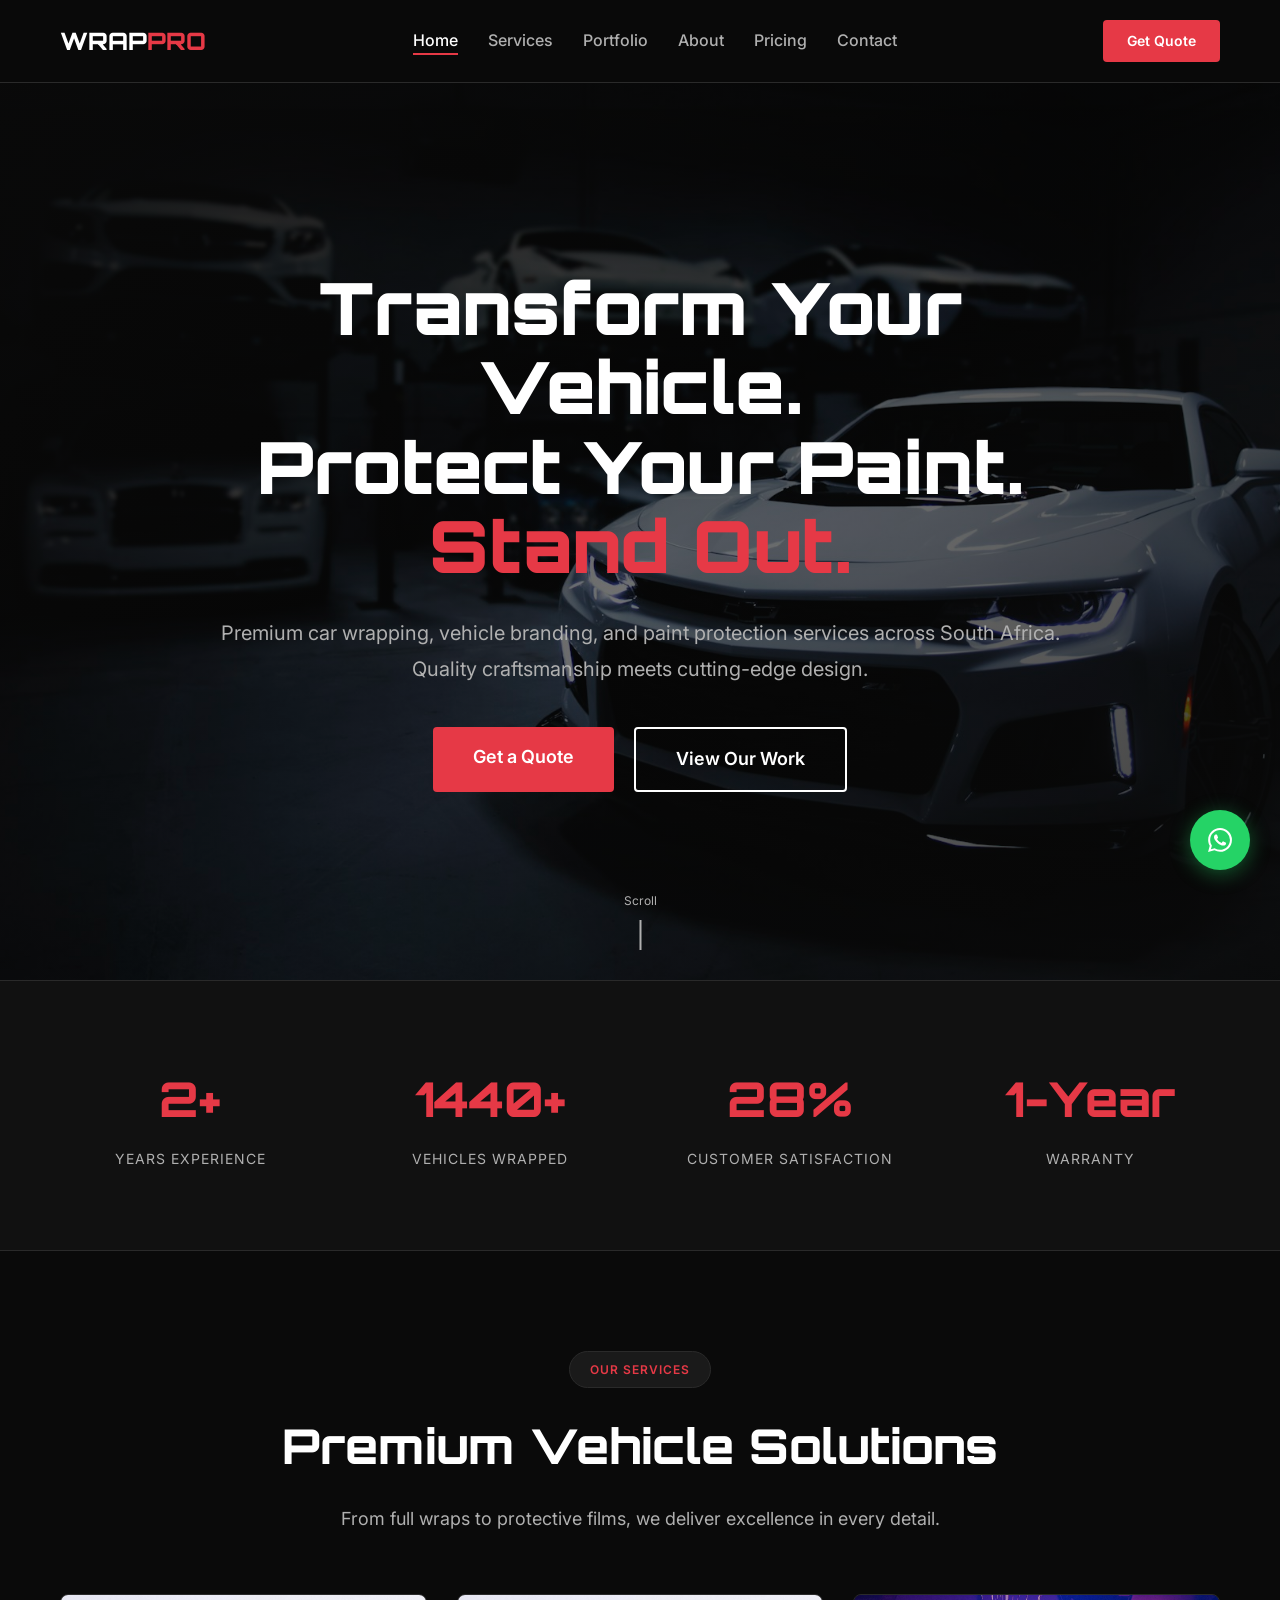
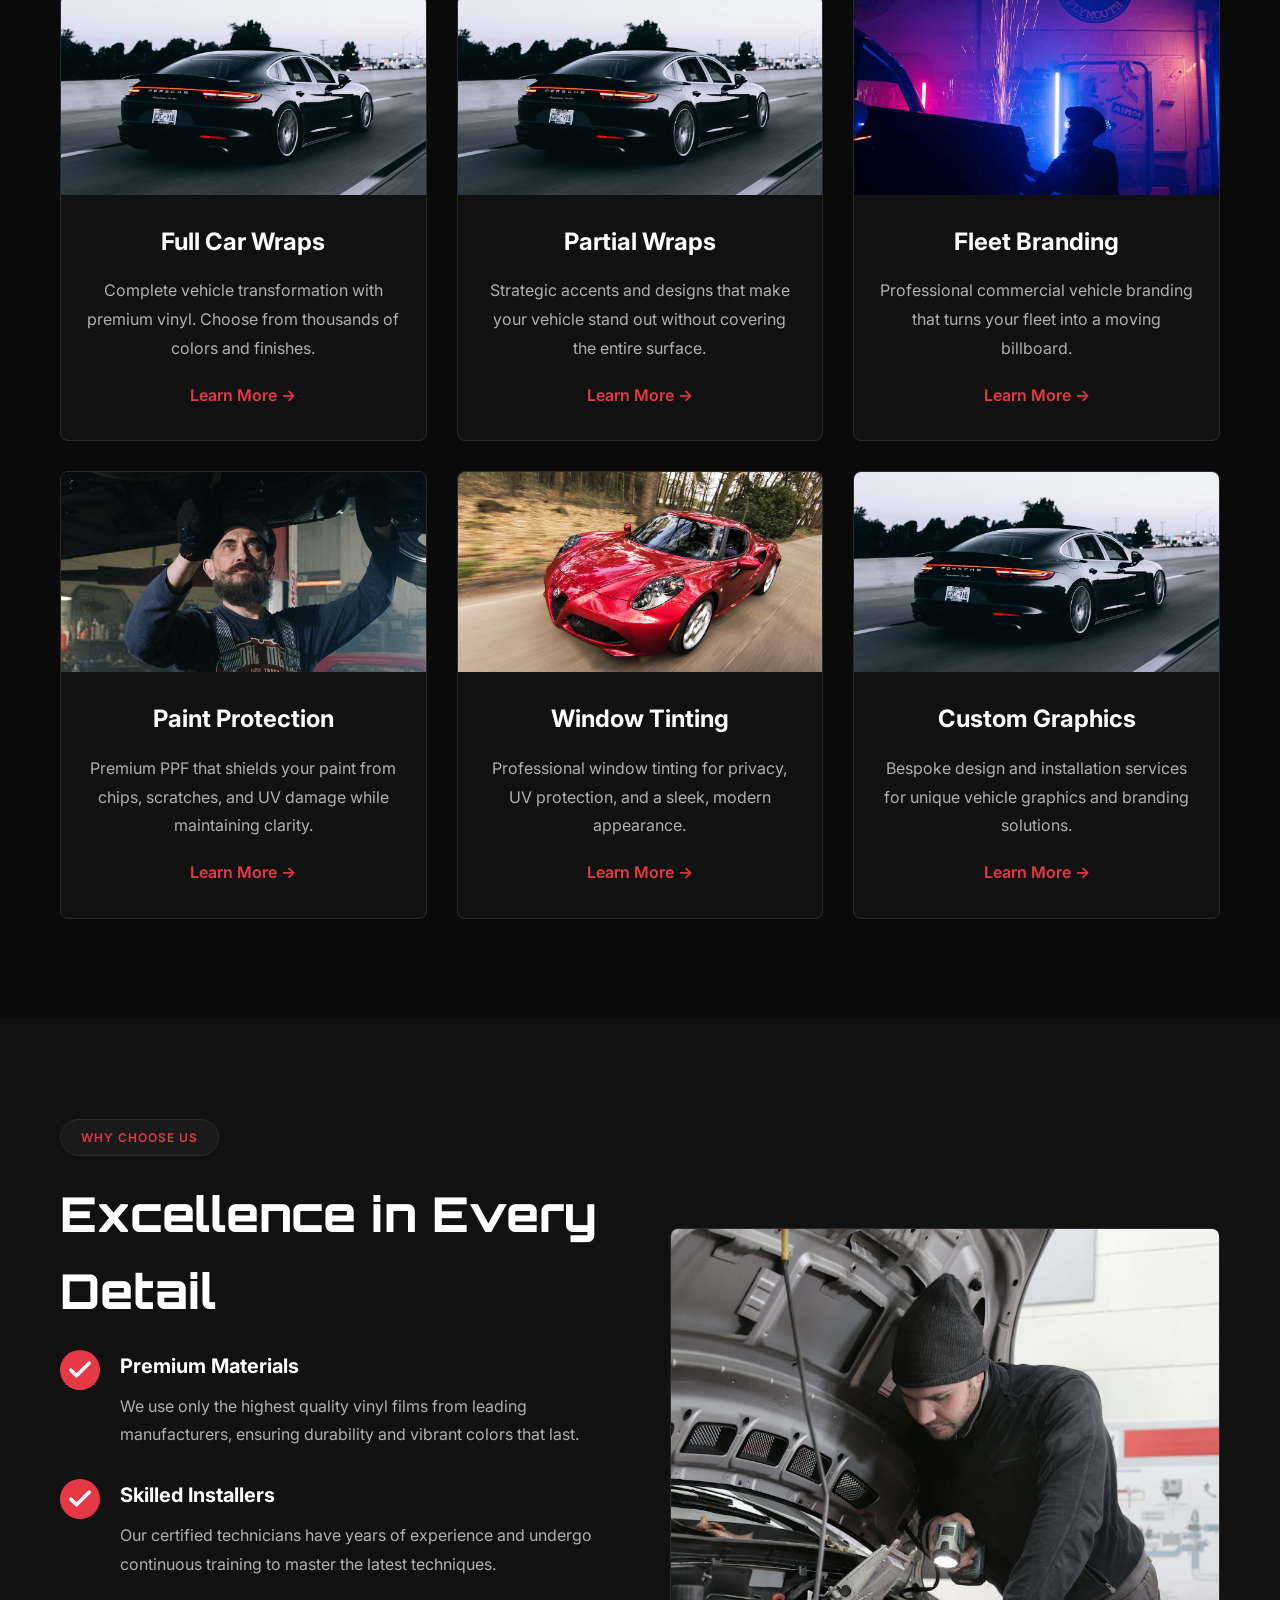
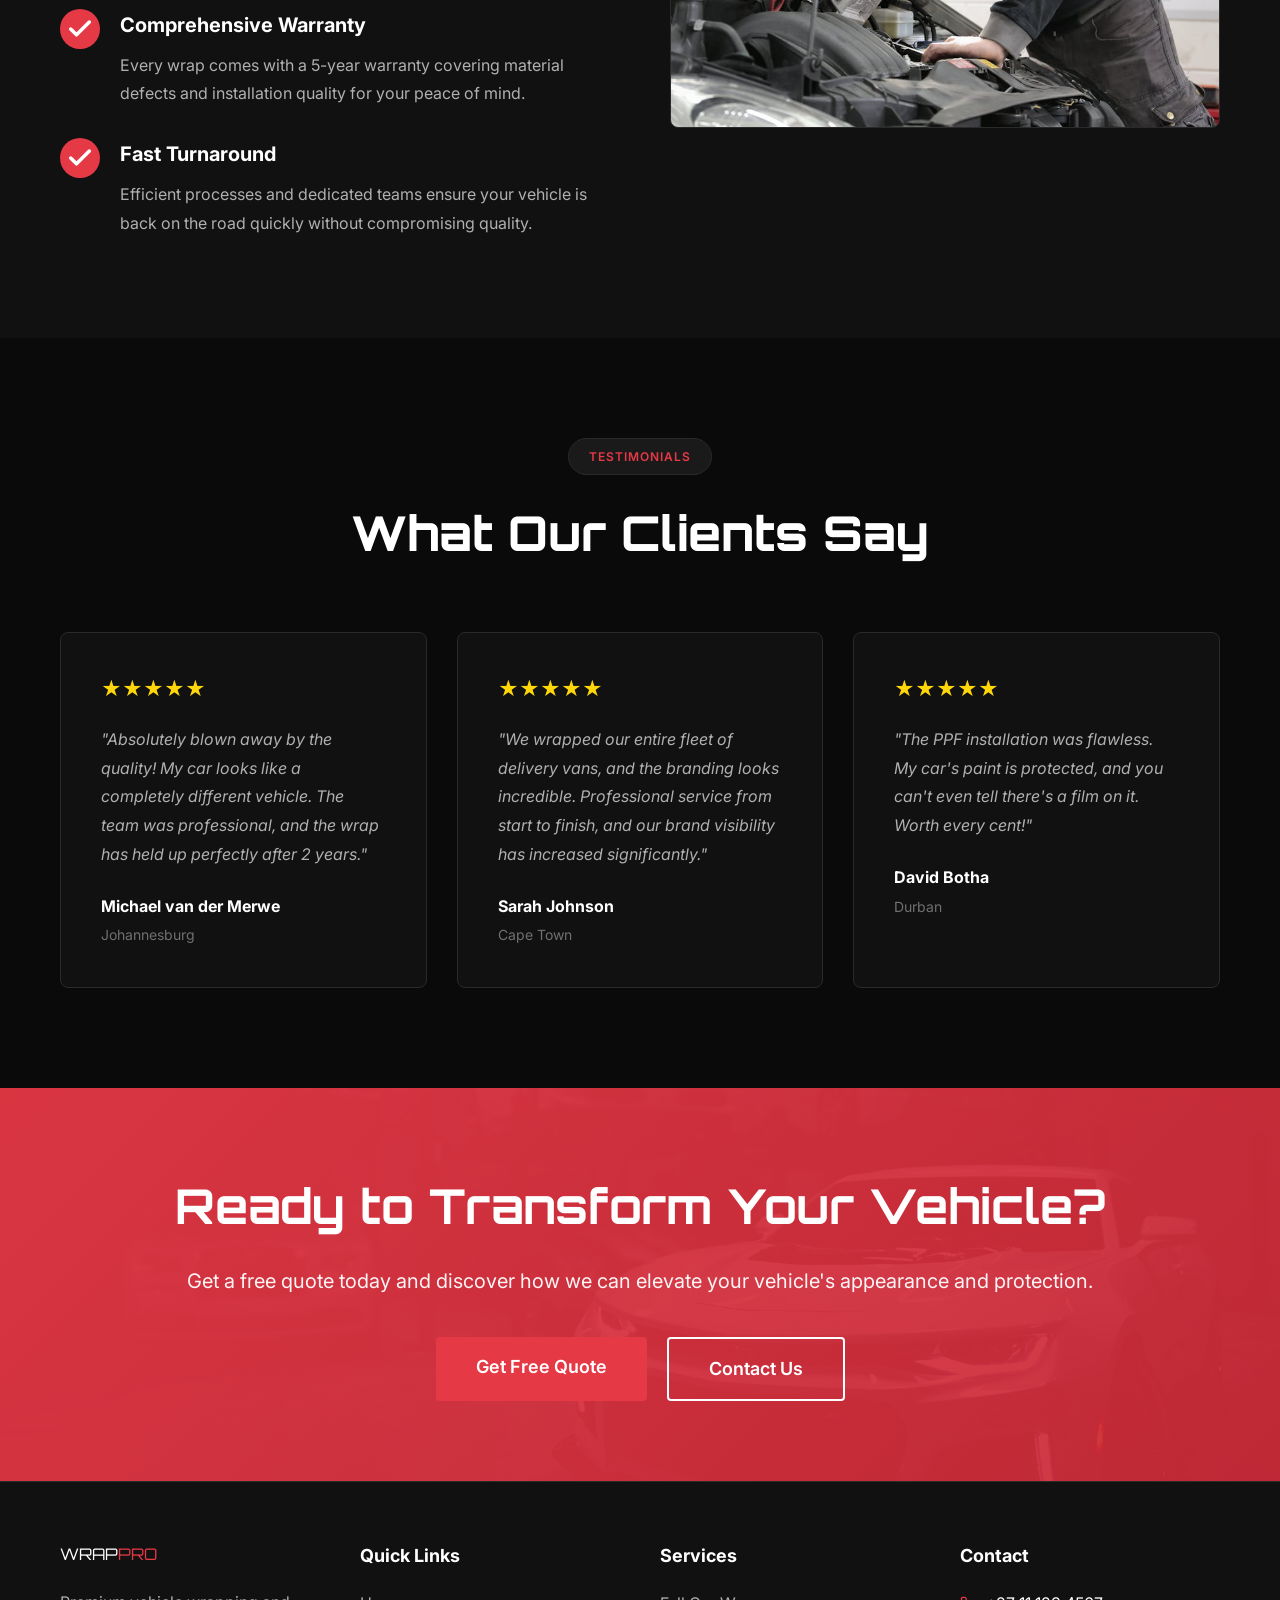
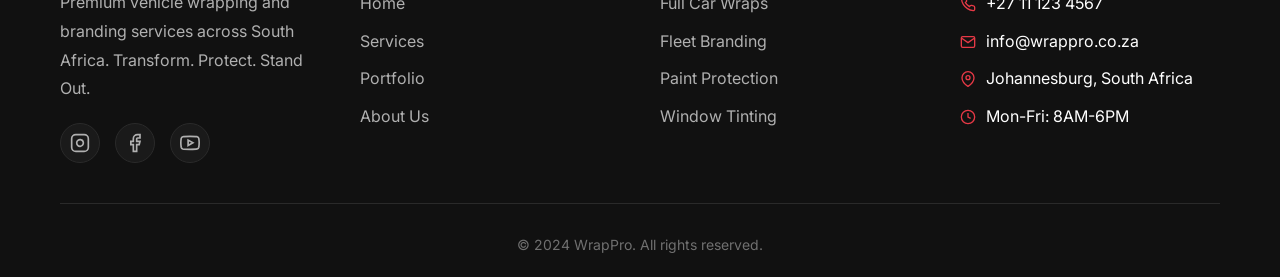
<file: car wrapping/index.html>
<!DOCTYPE html>
<html lang="en">
<head>
    <meta charset="UTF-8">
    <meta name="viewport" content="width=device-width, initial-scale=1.0">
    <meta name="description" content="Professional car wrapping, vinyl wraps, PPF, and vehicle branding in South Africa. Transform your vehicle with premium quality wraps.">
    <title>Premium Car Wrapping | Vehicle Branding & Protection | South Africa</title>
    <link rel="stylesheet" href="style.css">
    <link rel="preconnect" href="https://fonts.googleapis.com">
    <link rel="preconnect" href="https://fonts.gstatic.com" crossorigin>
    <link href="https://fonts.googleapis.com/css2?family=Inter:wght@300;400;500;600;700;800;900&family=Orbitron:wght@400;500;600;700;800;900&display=swap" rel="stylesheet">
</head>
<body>
    <!-- Navigation -->
    <nav class="navbar">
        <div class="container">
            <div class="nav-wrapper">
                <div class="logo">
                    <span class="logo-text">WRAP<span class="logo-accent">PRO</span></span>
                </div>
                <ul class="nav-menu" id="navMenu">
                    <li><a href="index.html" class="active">Home</a></li>
                    <li><a href="services.html">Services</a></li>
                    <li><a href="portfolio.html">Portfolio</a></li>
                    <li><a href="about.html">About</a></li>
                    <li><a href="pricing.html">Pricing</a></li>
                    <li><a href="contact.html">Contact</a></li>
                </ul>
                <div class="nav-cta">
                    <a href="pricing.html" class="btn btn-primary">Get Quote</a>
                </div>
                <div class="hamburger" id="hamburger">
                    <span></span>
                    <span></span>
                    <span></span>
                </div>
            </div>
        </div>
    </nav>

    <!-- Hero Section -->
    <section class="hero">
        <div class="hero-background">
            <div class="hero-overlay"></div>
            <div class="hero-video-placeholder">
                <img src="images/hero.jpg" alt="Premium wrapped sports car" class="hero-bg-photo" width="1920" height="1080" fetchpriority="high">
            </div>
        </div>
        <div class="container">
            <div class="hero-content">
                <h1 class="hero-title">
                    <span class="title-line">Transform Your Vehicle.</span>
                    <span class="title-line">Protect Your Paint.</span>
                    <span class="title-line accent">Stand Out.</span>
                </h1>
                <p class="hero-subtitle">Premium car wrapping, vehicle branding, and paint protection services across South Africa. Quality craftsmanship meets cutting-edge design.</p>
                <div class="hero-cta">
                    <a href="pricing.html" class="btn btn-primary btn-large">Get a Quote</a>
                    <a href="portfolio.html" class="btn btn-secondary btn-large">View Our Work</a>
                </div>
            </div>
        </div>
        <div class="scroll-indicator">
            <span>Scroll</span>
            <div class="scroll-arrow"></div>
        </div>
    </section>

    <!-- Trust Badges -->
    <section class="trust-badges">
        <div class="container">
            <div class="badges-grid">
                <div class="badge-item">
                    <div class="badge-number">10+</div>
                    <div class="badge-label">Years Experience</div>
                </div>
                <div class="badge-item">
                    <div class="badge-number">5000+</div>
                    <div class="badge-label">Vehicles Wrapped</div>
                </div>
                <div class="badge-item">
                    <div class="badge-number">98%</div>
                    <div class="badge-label">Customer Satisfaction</div>
                </div>
                <div class="badge-item">
                    <div class="badge-number">5-Year</div>
                    <div class="badge-label">Warranty</div>
                </div>
            </div>
        </div>
    </section>

    <!-- Services Preview -->
    <section class="services-preview">
        <div class="container">
            <div class="section-header">
                <span class="section-tag">Our Services</span>
                <h2 class="section-title">Premium Vehicle Solutions</h2>
                <p class="section-description">From full wraps to protective films, we deliver excellence in every detail.</p>
            </div>
            <div class="services-grid">
                <div class="service-card">
                    <div class="service-card-media"><img src="images/full-wrap.jpg" alt="Full car vinyl wrap" class="media-img" width="600" height="400"></div>
                    <div class="service-card-body">
                        <h3>Full Car Wraps</h3>
                        <p>Complete vehicle transformation with premium vinyl. Choose from thousands of colors and finishes.</p>
                        <a href="services.html#full-wraps" class="service-link">Learn More →</a>
                    </div>
                </div>
                <div class="service-card">
                    <div class="service-card-media"><img src="images/partial-wrap.jpg" alt="Partial car wrap accents" class="media-img" width="600" height="400"></div>
                    <div class="service-card-body">
                        <h3>Partial Wraps</h3>
                        <p>Strategic accents and designs that make your vehicle stand out without covering the entire surface.</p>
                        <a href="services.html#partial-wraps" class="service-link">Learn More →</a>
                    </div>
                </div>
                <div class="service-card">
                    <div class="service-card-media"><img src="images/fleet.jpg" alt="Commercial fleet vehicle branding" class="media-img" width="600" height="400"></div>
                    <div class="service-card-body">
                        <h3>Fleet Branding</h3>
                        <p>Professional commercial vehicle branding that turns your fleet into a moving billboard.</p>
                        <a href="services.html#fleet-branding" class="service-link">Learn More →</a>
                    </div>
                </div>
                <div class="service-card">
                    <div class="service-card-media"><img src="images/ppf.jpg" alt="Paint protection film on vehicle" class="media-img" width="600" height="400"></div>
                    <div class="service-card-body">
                        <h3>Paint Protection</h3>
                        <p>Premium PPF that shields your paint from chips, scratches, and UV damage while maintaining clarity.</p>
                        <a href="services.html#ppf" class="service-link">Learn More →</a>
                    </div>
                </div>
                <div class="service-card">
                    <div class="service-card-media"><img src="images/tinting.jpg" alt="Professional window tinting" class="media-img" width="600" height="400"></div>
                    <div class="service-card-body">
                        <h3>Window Tinting</h3>
                        <p>Professional window tinting for privacy, UV protection, and a sleek, modern appearance.</p>
                        <a href="services.html#tinting" class="service-link">Learn More →</a>
                    </div>
                </div>
                <div class="service-card">
                    <div class="service-card-media"><img src="images/custom-graphics.jpg" alt="Custom vehicle graphics" class="media-img" width="600" height="400"></div>
                    <div class="service-card-body">
                        <h3>Custom Graphics</h3>
                        <p>Bespoke design and installation services for unique vehicle graphics and branding solutions.</p>
                        <a href="services.html#custom-graphics" class="service-link">Learn More →</a>
                    </div>
                </div>
            </div>
        </div>
    </section>

    <!-- Why Choose Us -->
    <section class="why-choose-us">
        <div class="container">
            <div class="why-content">
                <div class="why-text">
                    <span class="section-tag">Why Choose Us</span>
                    <h2 class="section-title">Excellence in Every Detail</h2>
                    <div class="why-features">
                        <div class="why-feature">
                            <div class="feature-icon"><svg class="icon" aria-hidden="true"><use href="assets/icons.svg#icon-check"></use></svg></div>
                            <div class="feature-content">
                                <h3>Premium Materials</h3>
                                <p>We use only the highest quality vinyl films from leading manufacturers, ensuring durability and vibrant colors that last.</p>
                            </div>
                        </div>
                        <div class="why-feature">
                            <div class="feature-icon"><svg class="icon" aria-hidden="true"><use href="assets/icons.svg#icon-check"></use></svg></div>
                            <div class="feature-content">
                                <h3>Skilled Installers</h3>
                                <p>Our certified technicians have years of experience and undergo continuous training to master the latest techniques.</p>
                            </div>
                        </div>
                        <div class="why-feature">
                            <div class="feature-icon"><svg class="icon" aria-hidden="true"><use href="assets/icons.svg#icon-check"></use></svg></div>
                            <div class="feature-content">
                                <h3>Comprehensive Warranty</h3>
                                <p>Every wrap comes with a 5-year warranty covering material defects and installation quality for your peace of mind.</p>
                            </div>
                        </div>
                        <div class="why-feature">
                            <div class="feature-icon"><svg class="icon" aria-hidden="true"><use href="assets/icons.svg#icon-check"></use></svg></div>
                            <div class="feature-content">
                                <h3>Fast Turnaround</h3>
                                <p>Efficient processes and dedicated teams ensure your vehicle is back on the road quickly without compromising quality.</p>
                            </div>
                        </div>
                    </div>
                </div>
                <div class="why-image media-frame">
                    <img src="images/workshop.jpg" alt="WrapPro professional wrapping workshop" class="media-img" loading="lazy" width="800" height="600">
                </div>
            </div>
        </div>
    </section>

    <!-- Testimonials Preview -->
    <section class="testimonials-preview">
        <div class="container">
            <div class="section-header">
                <span class="section-tag">Testimonials</span>
                <h2 class="section-title">What Our Clients Say</h2>
            </div>
            <div class="testimonials-grid">
                <div class="testimonial-card">
                    <div class="testimonial-stars">★★★★★</div>
                    <p class="testimonial-text">"Absolutely blown away by the quality! My car looks like a completely different vehicle. The team was professional, and the wrap has held up perfectly after 2 years."</p>
                    <div class="testimonial-author">
                        <strong>Michael van der Merwe</strong>
                        <span>Johannesburg</span>
                    </div>
                </div>
                <div class="testimonial-card">
                    <div class="testimonial-stars">★★★★★</div>
                    <p class="testimonial-text">"We wrapped our entire fleet of delivery vans, and the branding looks incredible. Professional service from start to finish, and our brand visibility has increased significantly."</p>
                    <div class="testimonial-author">
                        <strong>Sarah Johnson</strong>
                        <span>Cape Town</span>
                    </div>
                </div>
                <div class="testimonial-card">
                    <div class="testimonial-stars">★★★★★</div>
                    <p class="testimonial-text">"The PPF installation was flawless. My car's paint is protected, and you can't even tell there's a film on it. Worth every cent!"</p>
                    <div class="testimonial-author">
                        <strong>David Botha</strong>
                        <span>Durban</span>
                    </div>
                </div>
            </div>
        </div>
    </section>

    <!-- CTA Section -->
    <section class="cta-section">
        <div class="container">
            <div class="cta-content">
                <h2>Ready to Transform Your Vehicle?</h2>
                <p>Get a free quote today and discover how we can elevate your vehicle's appearance and protection.</p>
                <div class="cta-buttons">
                    <a href="pricing.html" class="btn btn-primary btn-large">Get Free Quote</a>
                    <a href="contact.html" class="btn btn-outline btn-large">Contact Us</a>
                </div>
            </div>
        </div>
    </section>

    <!-- Footer -->
    <footer class="footer">
        <div class="container">
            <div class="footer-content">
                <div class="footer-section">
                    <div class="footer-logo">
                        <span class="logo-text">WRAP<span class="logo-accent">PRO</span></span>
                    </div>
                    <p>Premium vehicle wrapping and branding services across South Africa. Transform. Protect. Stand Out.</p>
                    <div class="social-links">
                        <a href="#" aria-label="Instagram"><svg class="icon" aria-hidden="true"><use href="assets/icons.svg#icon-instagram"></use></svg></a>
                        <a href="#" aria-label="Facebook"><svg class="icon" aria-hidden="true"><use href="assets/icons.svg#icon-facebook"></use></svg></a>
                        <a href="#" aria-label="YouTube"><svg class="icon" aria-hidden="true"><use href="assets/icons.svg#icon-youtube"></use></svg></a>
                    </div>
                </div>
                <div class="footer-section">
                    <h4>Quick Links</h4>
                    <ul>
                        <li><a href="index.html">Home</a></li>
                        <li><a href="services.html">Services</a></li>
                        <li><a href="portfolio.html">Portfolio</a></li>
                        <li><a href="about.html">About Us</a></li>
                    </ul>
                </div>
                <div class="footer-section">
                    <h4>Services</h4>
                    <ul>
                        <li><a href="services.html#full-wraps">Full Car Wraps</a></li>
                        <li><a href="services.html#fleet-branding">Fleet Branding</a></li>
                        <li><a href="services.html#ppf">Paint Protection</a></li>
                        <li><a href="services.html#tinting">Window Tinting</a></li>
                    </ul>
                </div>
                <div class="footer-section">
                    <h4>Contact</h4>
                    <ul class="footer-contact">
                        <li><svg class="icon icon-sm" aria-hidden="true"><use href="assets/icons.svg#icon-phone"></use></svg> +27 11 123 4567</li>
                        <li><svg class="icon icon-sm" aria-hidden="true"><use href="assets/icons.svg#icon-mail"></use></svg> info@wrappro.co.za</li>
                        <li><svg class="icon icon-sm" aria-hidden="true"><use href="assets/icons.svg#icon-map"></use></svg> Johannesburg, South Africa</li>
                        <li><svg class="icon icon-sm" aria-hidden="true"><use href="assets/icons.svg#icon-clock"></use></svg> Mon-Fri: 8AM-6PM</li>
                    </ul>
                </div>
            </div>
            <div class="footer-bottom">
                <p>&copy; 2024 WrapPro. All rights reserved.</p>
            </div>
        </div>
    </footer>

    <!-- WhatsApp Floating Button -->
    <a href="https://wa.me/27111234567?text=Hi,%20I'm%20interested%20in%20your%20car%20wrapping%20services" class="whatsapp-float" target="_blank" aria-label="Contact us on WhatsApp">
        <svg width="24" height="24" viewBox="0 0 24 24" fill="currentColor">
            <path d="M17.472 14.382c-.297-.149-1.758-.867-2.03-.967-.273-.099-.471-.148-.67.15-.197.297-.767.966-.94 1.164-.173.199-.347.223-.644.075-.297-.15-1.255-.463-2.39-1.475-.883-.788-1.48-1.761-1.653-2.059-.173-.297-.018-.458.13-.606.134-.133.298-.347.446-.52.149-.174.198-.298.298-.497.099-.198.05-.371-.025-.52-.075-.149-.669-1.612-.916-2.207-.242-.579-.487-.5-.669-.51-.173-.008-.371-.01-.57-.01-.198 0-.52.074-.792.372-.272.297-1.04 1.016-1.04 2.479 0 1.462 1.065 2.875 1.213 3.074.149.198 2.096 3.2 5.077 4.487.709.306 1.262.489 1.694.625.712.227 1.36.195 1.871.118.571-.085 1.758-.719 2.006-1.413.248-.694.248-1.289.173-1.413-.074-.124-.272-.198-.57-.347m-5.421 7.403h-.004a9.87 9.87 0 01-5.031-1.378l-.361-.214-3.741.982.998-3.648-.235-.374a9.86 9.86 0 01-1.51-5.26c.001-5.45 4.436-9.884 9.888-9.884 2.64 0 5.122 1.03 6.988 2.898a9.825 9.825 0 012.893 6.994c-.003 5.45-4.437 9.884-9.885 9.884m8.413-18.297A11.815 11.815 0 0012.05 0C5.495 0 .16 5.335.157 11.892c0 2.096.547 4.142 1.588 5.945L.057 24l6.305-1.654a11.882 11.882 0 005.683 1.448h.005c6.554 0 11.89-5.335 11.893-11.893a11.821 11.821 0 00-3.48-8.413Z"/>
        </svg>
    </a>

    <script src="main.js"></script>
</body>
</html>
</file>
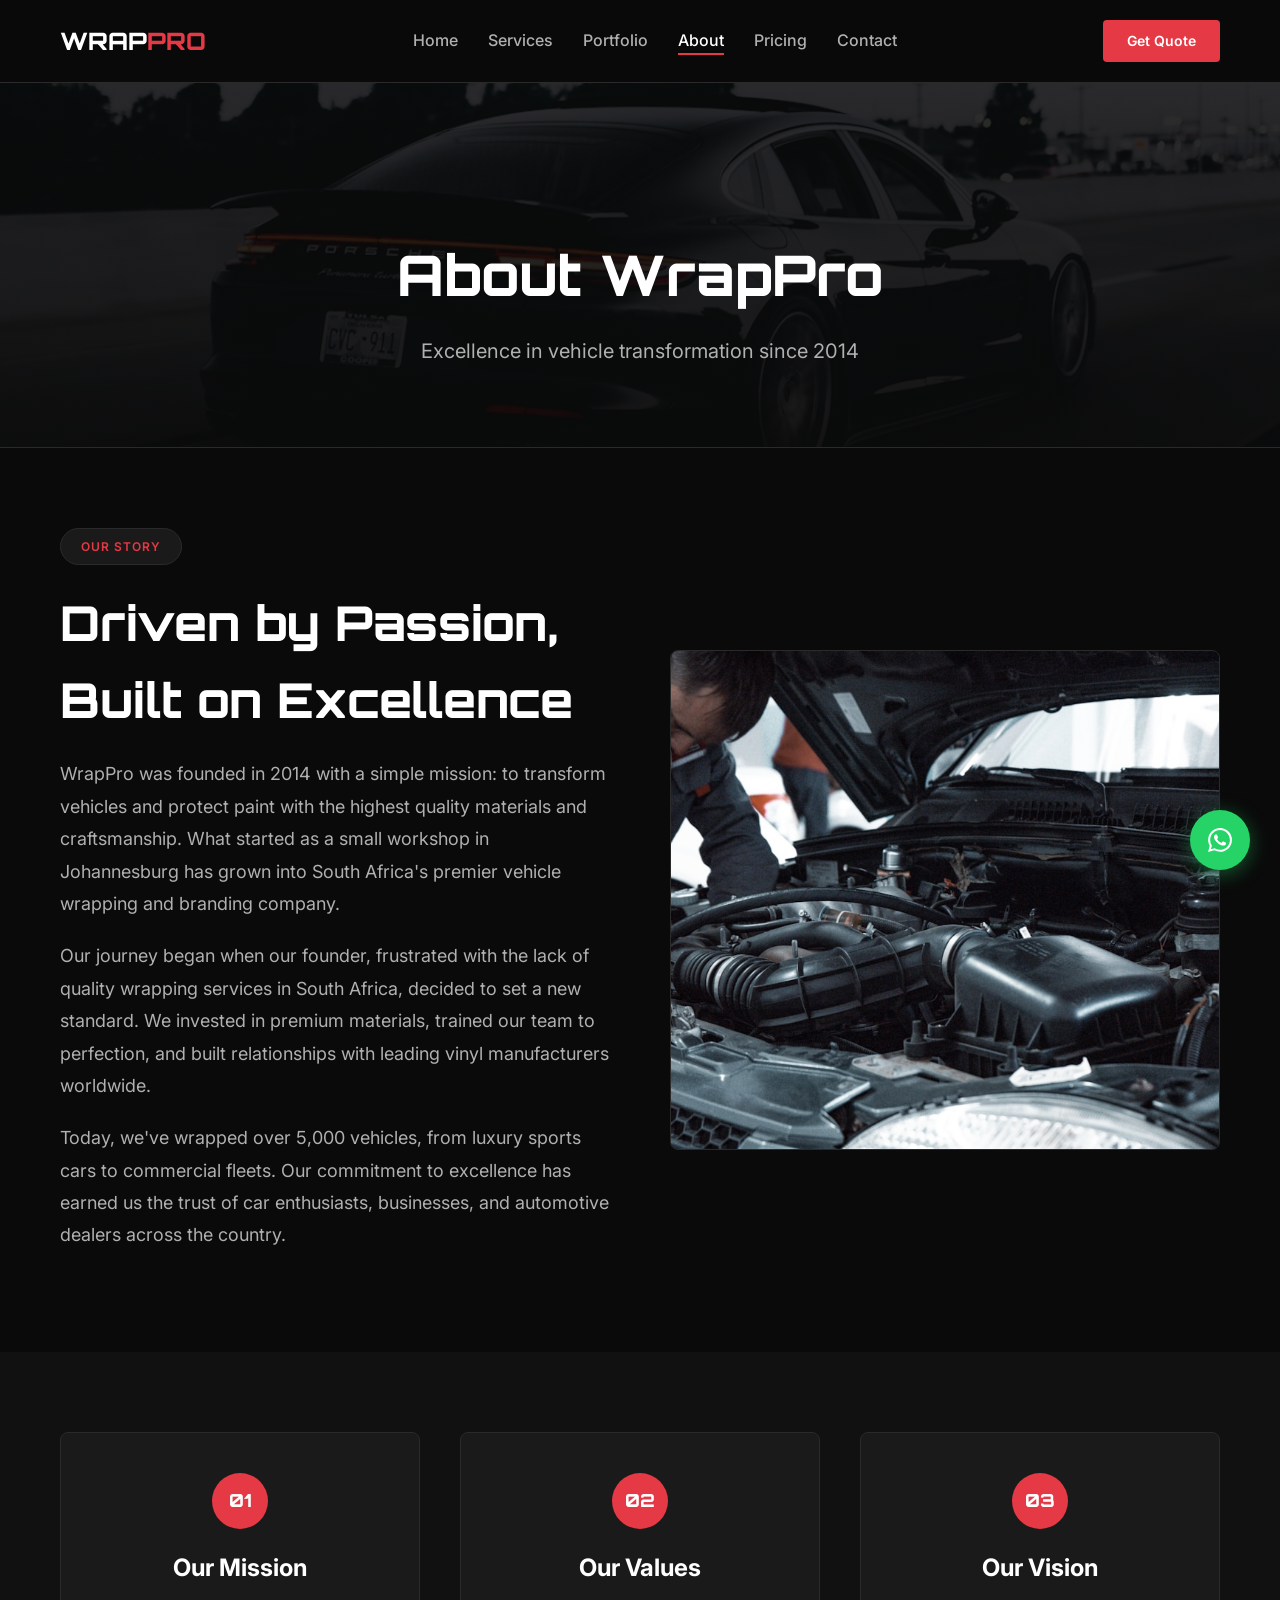
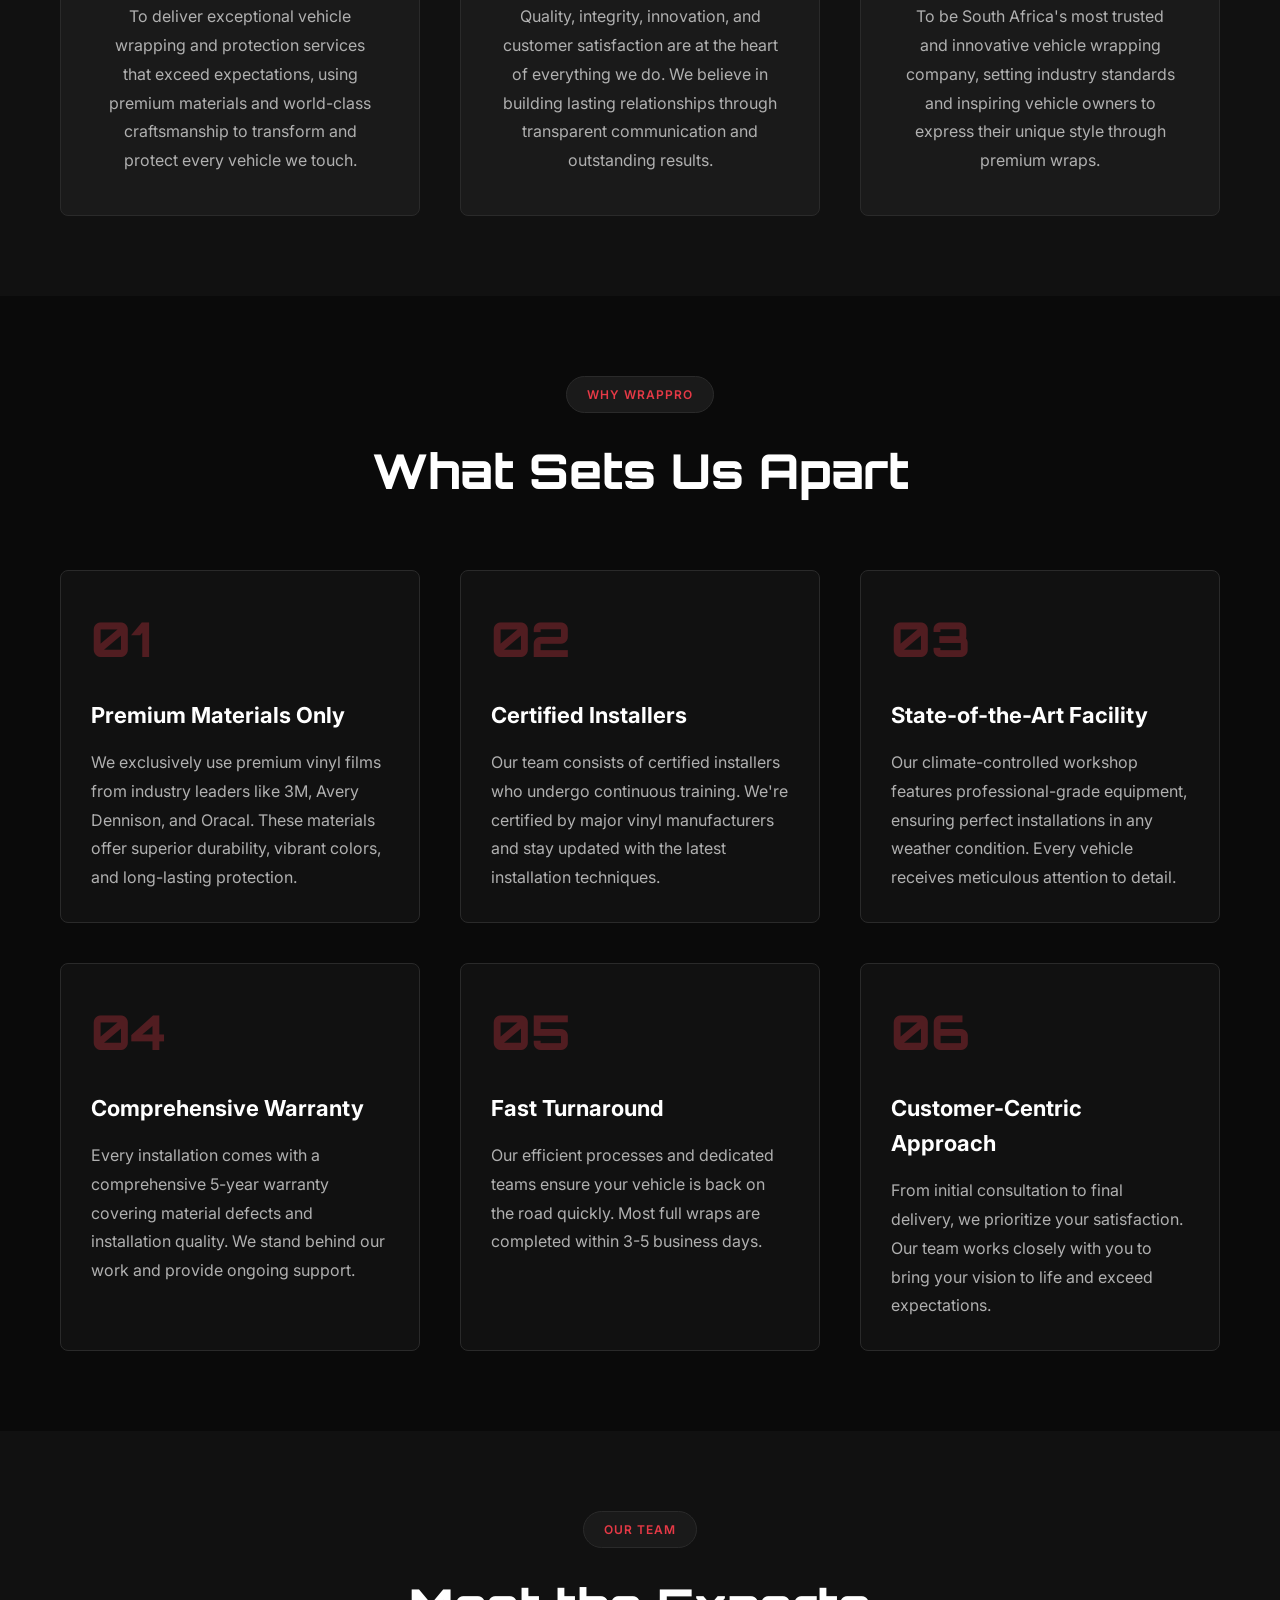
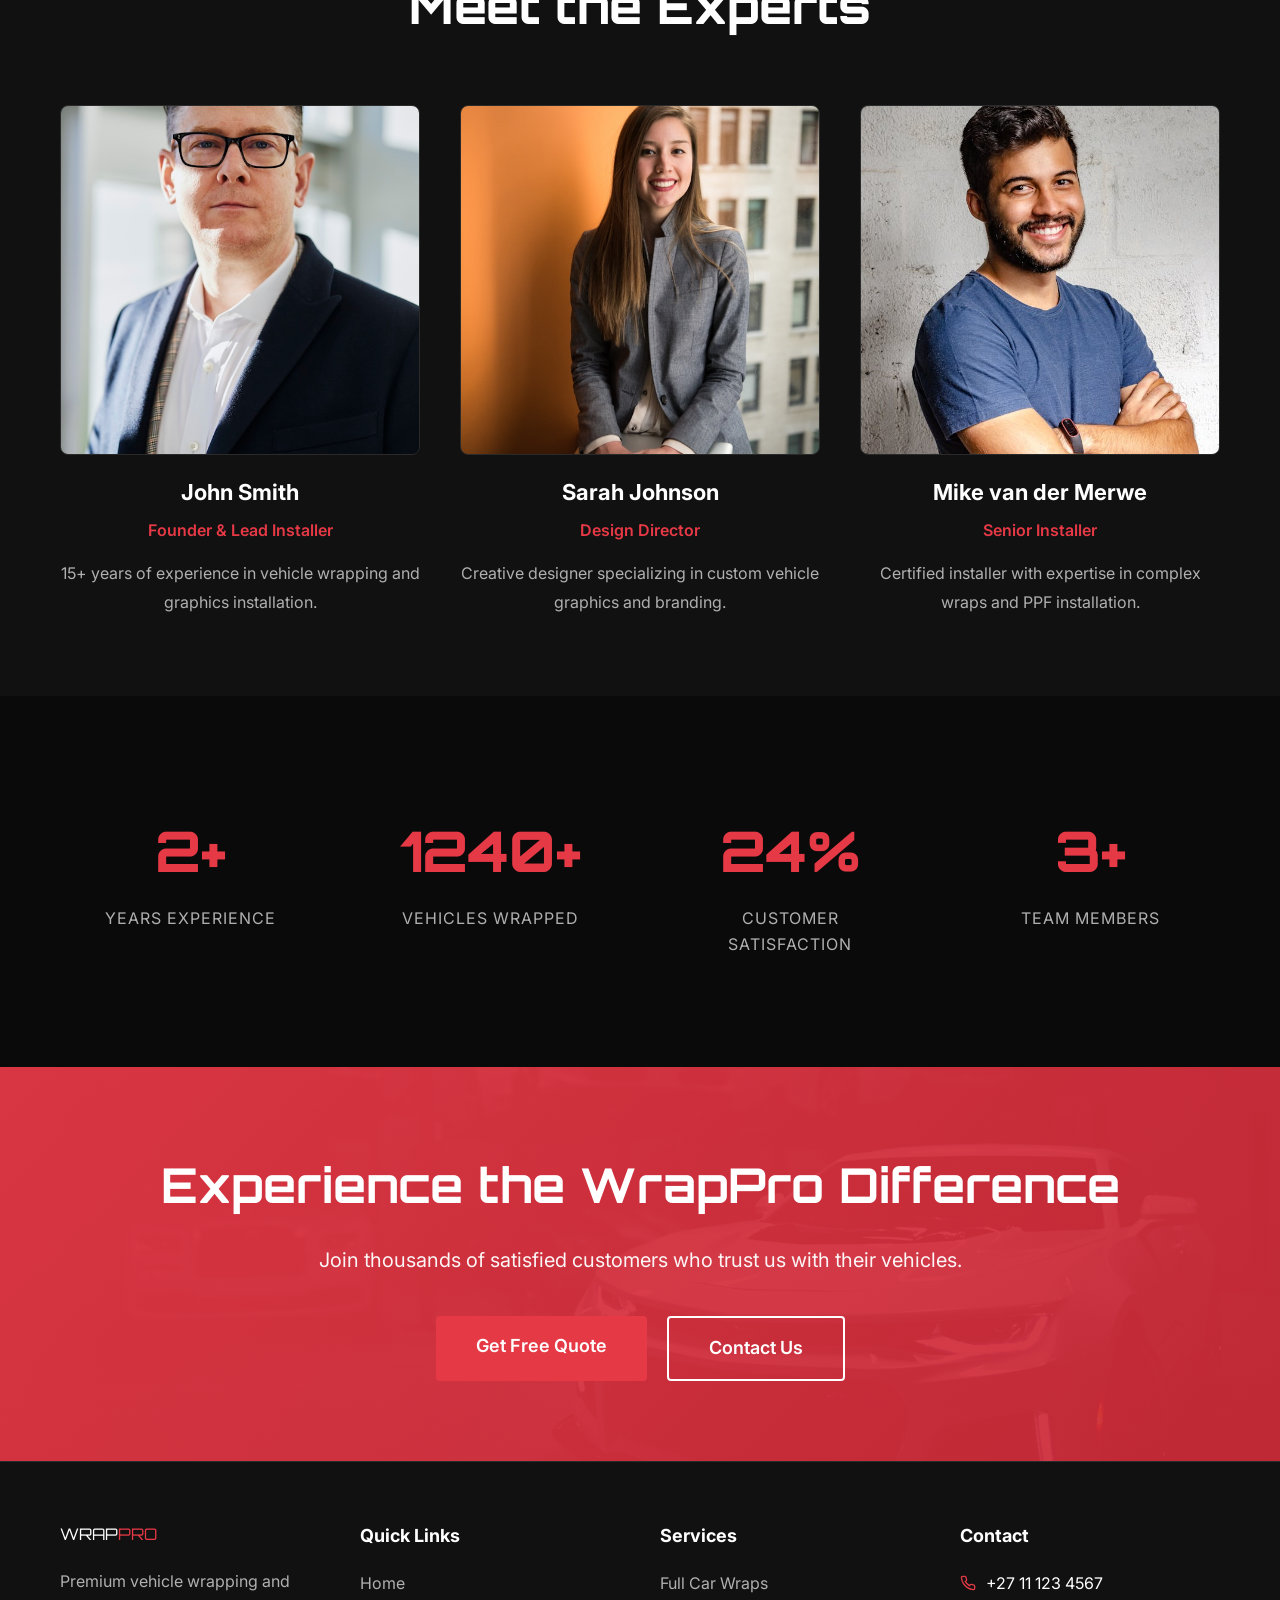
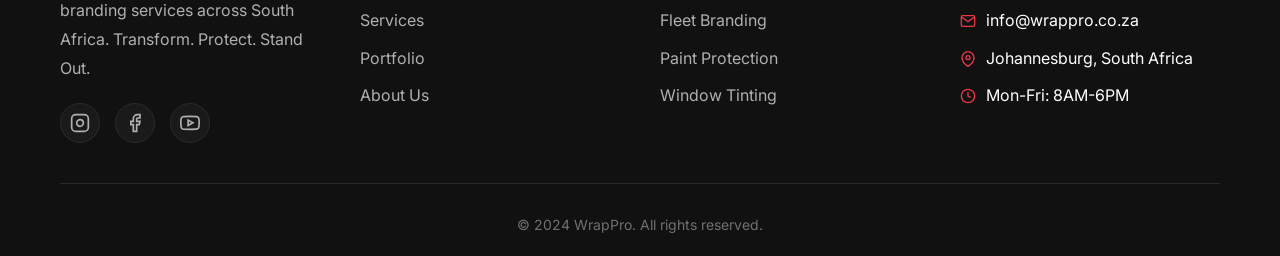
<file: car wrapping/about.html>
<!DOCTYPE html>
<html lang="en">
<head>
    <meta charset="UTF-8">
    <meta name="viewport" content="width=device-width, initial-scale=1.0">
    <meta name="description" content="Learn about WrapPro - South Africa's premier car wrapping company. Our story, mission, and commitment to excellence.">
    <title>About Us | WrapPro Car Wrapping</title>
    <link rel="stylesheet" href="style.css">
    <link rel="preconnect" href="https://fonts.googleapis.com">
    <link rel="preconnect" href="https://fonts.gstatic.com" crossorigin>
    <link href="https://fonts.googleapis.com/css2?family=Inter:wght@300;400;500;600;700;800;900&family=Orbitron:wght@400;500;600;700;800;900&display=swap" rel="stylesheet">
</head>
<body>
    <!-- Navigation -->
    <nav class="navbar">
        <div class="container">
            <div class="nav-wrapper">
                <div class="logo">
                    <a href="index.html"><span class="logo-text">WRAP<span class="logo-accent">PRO</span></span></a>
                </div>
                <ul class="nav-menu" id="navMenu">
                    <li><a href="index.html">Home</a></li>
                    <li><a href="services.html">Services</a></li>
                    <li><a href="portfolio.html">Portfolio</a></li>
                    <li><a href="about.html" class="active">About</a></li>
                    <li><a href="pricing.html">Pricing</a></li>
                    <li><a href="contact.html">Contact</a></li>
                </ul>
                <div class="nav-cta">
                    <a href="pricing.html" class="btn btn-primary">Get Quote</a>
                </div>
                <div class="hamburger" id="hamburger">
                    <span></span>
                    <span></span>
                    <span></span>
                </div>
            </div>
        </div>
    </nav>

    <!-- Page Header -->
    <section class="page-header">
        <div class="container">
            <h1>About WrapPro</h1>
            <p>Excellence in vehicle transformation since 2014</p>
        </div>
    </section>

    <!-- Story Section -->
    <section class="story-section">
        <div class="container">
            <div class="story-content">
                <div class="story-text">
                    <span class="section-tag">Our Story</span>
                    <h2 class="section-title">Driven by Passion, Built on Excellence</h2>
                    <p>WrapPro was founded in 2014 with a simple mission: to transform vehicles and protect paint with the highest quality materials and craftsmanship. What started as a small workshop in Johannesburg has grown into South Africa's premier vehicle wrapping and branding company.</p>
                    <p>Our journey began when our founder, frustrated with the lack of quality wrapping services in South Africa, decided to set a new standard. We invested in premium materials, trained our team to perfection, and built relationships with leading vinyl manufacturers worldwide.</p>
                    <p>Today, we've wrapped over 5,000 vehicles, from luxury sports cars to commercial fleets. Our commitment to excellence has earned us the trust of car enthusiasts, businesses, and automotive dealers across the country.</p>
                </div>
                <div class="story-image">
                    <img src="images/about-story.jpg" alt="WrapPro installation team at work" class="media-img" loading="lazy" width="800" height="600">
                </div>
            </div>
        </div>
    </section>

    <!-- Mission & Values -->
    <section class="mission-values">
        <div class="container">
            <div class="mission-grid">
                <div class="mission-card">
                    <div class="mission-icon" aria-hidden="true">01</div>
                    <h3>Our Mission</h3>
                    <p>To deliver exceptional vehicle wrapping and protection services that exceed expectations, using premium materials and world-class craftsmanship to transform and protect every vehicle we touch.</p>
                </div>
                <div class="mission-card">
                    <div class="mission-icon" aria-hidden="true">02</div>
                    <h3>Our Values</h3>
                    <p>Quality, integrity, innovation, and customer satisfaction are at the heart of everything we do. We believe in building lasting relationships through transparent communication and outstanding results.</p>
                </div>
                <div class="mission-card">
                    <div class="mission-icon" aria-hidden="true">03</div>
                    <h3>Our Vision</h3>
                    <p>To be South Africa's most trusted and innovative vehicle wrapping company, setting industry standards and inspiring vehicle owners to express their unique style through premium wraps.</p>
                </div>
            </div>
        </div>
    </section>

    <!-- Why Choose Us Detail -->
    <section class="why-detail-section">
        <div class="container">
            <div class="section-header">
                <span class="section-tag">Why WrapPro</span>
                <h2 class="section-title">What Sets Us Apart</h2>
            </div>
            <div class="why-detail-grid">
                <div class="why-detail-item">
                    <div class="detail-number">01</div>
                    <h3>Premium Materials Only</h3>
                    <p>We exclusively use premium vinyl films from industry leaders like 3M, Avery Dennison, and Oracal. These materials offer superior durability, vibrant colors, and long-lasting protection.</p>
                </div>
                <div class="why-detail-item">
                    <div class="detail-number">02</div>
                    <h3>Certified Installers</h3>
                    <p>Our team consists of certified installers who undergo continuous training. We're certified by major vinyl manufacturers and stay updated with the latest installation techniques.</p>
                </div>
                <div class="why-detail-item">
                    <div class="detail-number">03</div>
                    <h3>State-of-the-Art Facility</h3>
                    <p>Our climate-controlled workshop features professional-grade equipment, ensuring perfect installations in any weather condition. Every vehicle receives meticulous attention to detail.</p>
                </div>
                <div class="why-detail-item">
                    <div class="detail-number">04</div>
                    <h3>Comprehensive Warranty</h3>
                    <p>Every installation comes with a comprehensive 5-year warranty covering material defects and installation quality. We stand behind our work and provide ongoing support.</p>
                </div>
                <div class="why-detail-item">
                    <div class="detail-number">05</div>
                    <h3>Fast Turnaround</h3>
                    <p>Our efficient processes and dedicated teams ensure your vehicle is back on the road quickly. Most full wraps are completed within 3-5 business days.</p>
                </div>
                <div class="why-detail-item">
                    <div class="detail-number">06</div>
                    <h3>Customer-Centric Approach</h3>
                    <p>From initial consultation to final delivery, we prioritize your satisfaction. Our team works closely with you to bring your vision to life and exceed expectations.</p>
                </div>
            </div>
        </div>
    </section>

    <!-- Team Section -->
    <section class="team-section">
        <div class="container">
            <div class="section-header">
                <span class="section-tag">Our Team</span>
                <h2 class="section-title">Meet the Experts</h2>
            </div>
            <div class="team-grid">
                <div class="team-member">
                    <div class="member-image">
                        <img src="images/team-1.jpg" alt="John Smith, Founder and Lead Installer" class="media-img" loading="lazy" width="400" height="500">
                    </div>
                    <h3>John Smith</h3>
                    <p class="member-role">Founder & Lead Installer</p>
                    <p class="member-bio">15+ years of experience in vehicle wrapping and graphics installation.</p>
                </div>
                <div class="team-member">
                    <div class="member-image">
                        <img src="images/team-2.jpg" alt="Sarah Johnson, Design Director" class="media-img" loading="lazy" width="400" height="500">
                    </div>
                    <h3>Sarah Johnson</h3>
                    <p class="member-role">Design Director</p>
                    <p class="member-bio">Creative designer specializing in custom vehicle graphics and branding.</p>
                </div>
                <div class="team-member">
                    <div class="member-image">
                        <img src="images/team-3.jpg" alt="Mike van der Merwe, Senior Installer" class="media-img" loading="lazy" width="400" height="500">
                    </div>
                    <h3>Mike van der Merwe</h3>
                    <p class="member-role">Senior Installer</p>
                    <p class="member-bio">Certified installer with expertise in complex wraps and PPF installation.</p>
                </div>
            </div>
        </div>
    </section>

    <!-- Stats Section -->
    <section class="stats-section">
        <div class="container">
            <div class="stats-grid">
                <div class="stat-item">
                    <div class="stat-number">10+</div>
                    <div class="stat-label">Years Experience</div>
                </div>
                <div class="stat-item">
                    <div class="stat-number">5000+</div>
                    <div class="stat-label">Vehicles Wrapped</div>
                </div>
                <div class="stat-item">
                    <div class="stat-number">98%</div>
                    <div class="stat-label">Customer Satisfaction</div>
                </div>
                <div class="stat-item">
                    <div class="stat-number">15+</div>
                    <div class="stat-label">Team Members</div>
                </div>
            </div>
        </div>
    </section>

    <!-- CTA Section -->
    <section class="cta-section">
        <div class="container">
            <div class="cta-content">
                <h2>Experience the WrapPro Difference</h2>
                <p>Join thousands of satisfied customers who trust us with their vehicles.</p>
                <div class="cta-buttons">
                    <a href="pricing.html" class="btn btn-primary btn-large">Get Free Quote</a>
                    <a href="contact.html" class="btn btn-outline btn-large">Contact Us</a>
                </div>
            </div>
        </div>
    </section>

    <!-- Footer -->
    <footer class="footer">
        <div class="container">
            <div class="footer-content">
                <div class="footer-section">
                    <div class="footer-logo">
                        <span class="logo-text">WRAP<span class="logo-accent">PRO</span></span>
                    </div>
                    <p>Premium vehicle wrapping and branding services across South Africa. Transform. Protect. Stand Out.</p>
                    <div class="social-links">
                        <a href="#" aria-label="Instagram"><svg class="icon" aria-hidden="true"><use href="assets/icons.svg#icon-instagram"></use></svg></a>
                        <a href="#" aria-label="Facebook"><svg class="icon" aria-hidden="true"><use href="assets/icons.svg#icon-facebook"></use></svg></a>
                        <a href="#" aria-label="YouTube"><svg class="icon" aria-hidden="true"><use href="assets/icons.svg#icon-youtube"></use></svg></a>
                    </div>
                </div>
                <div class="footer-section">
                    <h4>Quick Links</h4>
                    <ul>
                        <li><a href="index.html">Home</a></li>
                        <li><a href="services.html">Services</a></li>
                        <li><a href="portfolio.html">Portfolio</a></li>
                        <li><a href="about.html">About Us</a></li>
                    </ul>
                </div>
                <div class="footer-section">
                    <h4>Services</h4>
                    <ul>
                        <li><a href="services.html#full-wraps">Full Car Wraps</a></li>
                        <li><a href="services.html#fleet-branding">Fleet Branding</a></li>
                        <li><a href="services.html#ppf">Paint Protection</a></li>
                        <li><a href="services.html#tinting">Window Tinting</a></li>
                    </ul>
                </div>
                <div class="footer-section">
                    <h4>Contact</h4>
                    <ul class="footer-contact">
                        <li><svg class="icon icon-sm" aria-hidden="true"><use href="assets/icons.svg#icon-phone"></use></svg> +27 11 123 4567</li>
                        <li><svg class="icon icon-sm" aria-hidden="true"><use href="assets/icons.svg#icon-mail"></use></svg> info@wrappro.co.za</li>
                        <li><svg class="icon icon-sm" aria-hidden="true"><use href="assets/icons.svg#icon-map"></use></svg> Johannesburg, South Africa</li>
                        <li><svg class="icon icon-sm" aria-hidden="true"><use href="assets/icons.svg#icon-clock"></use></svg> Mon-Fri: 8AM-6PM</li>
                    </ul>
                </div>
            </div>
            <div class="footer-bottom">
                <p>&copy; 2024 WrapPro. All rights reserved.</p>
            </div>
        </div>
    </footer>

    <!-- WhatsApp Floating Button -->
    <a href="https://wa.me/27111234567?text=Hi,%20I'm%20interested%20in%20your%20car%20wrapping%20services" class="whatsapp-float" target="_blank" aria-label="Contact us on WhatsApp">
        <svg width="24" height="24" viewBox="0 0 24 24" fill="currentColor">
            <path d="M17.472 14.382c-.297-.149-1.758-.867-2.03-.967-.273-.099-.471-.148-.67.15-.197.297-.767.966-.94 1.164-.173.199-.347.223-.644.075-.297-.15-1.255-.463-2.39-1.475-.883-.788-1.48-1.761-1.653-2.059-.173-.297-.018-.458.13-.606.134-.133.298-.347.446-.52.149-.174.198-.298.298-.497.099-.198.05-.371-.025-.52-.075-.149-.669-1.612-.916-2.207-.242-.579-.487-.5-.669-.51-.173-.008-.371-.01-.57-.01-.198 0-.52.074-.792.372-.272.297-1.04 1.016-1.04 2.479 0 1.462 1.065 2.875 1.213 3.074.149.198 2.096 3.2 5.077 4.487.709.306 1.262.489 1.694.625.712.227 1.36.195 1.871.118.571-.085 1.758-.719 2.006-1.413.248-.694.248-1.289.173-1.413-.074-.124-.272-.198-.57-.347m-5.421 7.403h-.004a9.87 9.87 0 01-5.031-1.378l-.361-.214-3.741.982.998-3.648-.235-.374a9.86 9.86 0 01-1.51-5.26c.001-5.45 4.436-9.884 9.888-9.884 2.64 0 5.122 1.03 6.988 2.898a9.825 9.825 0 012.893 6.994c-.003 5.45-4.437 9.884-9.885 9.884m8.413-18.297A11.815 11.815 0 0012.05 0C5.495 0 .16 5.335.157 11.892c0 2.096.547 4.142 1.588 5.945L.057 24l6.305-1.654a11.882 11.882 0 005.683 1.448h.005c6.554 0 11.89-5.335 11.893-11.893a11.821 11.821 0 00-3.48-8.413Z"/>
        </svg>
    </a>

    <script src="main.js"></script>
</body>
</html>
</file>
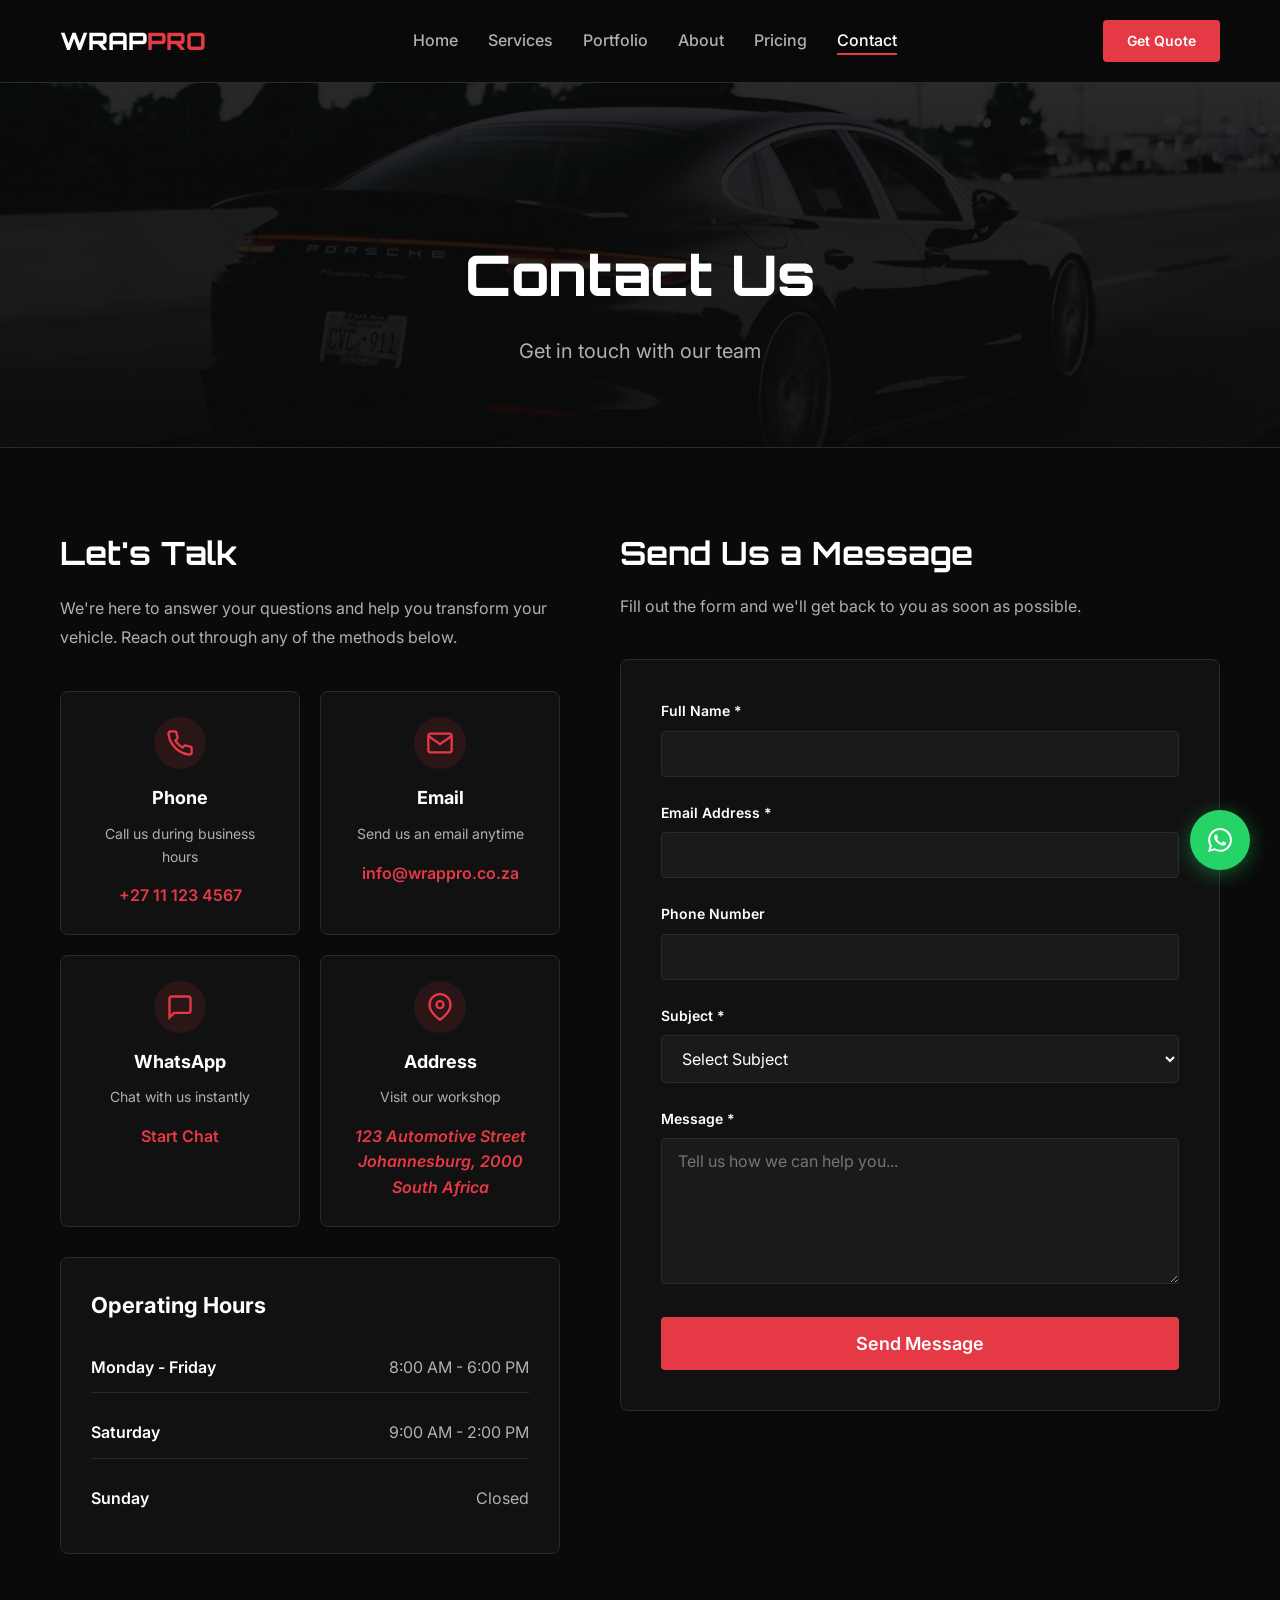
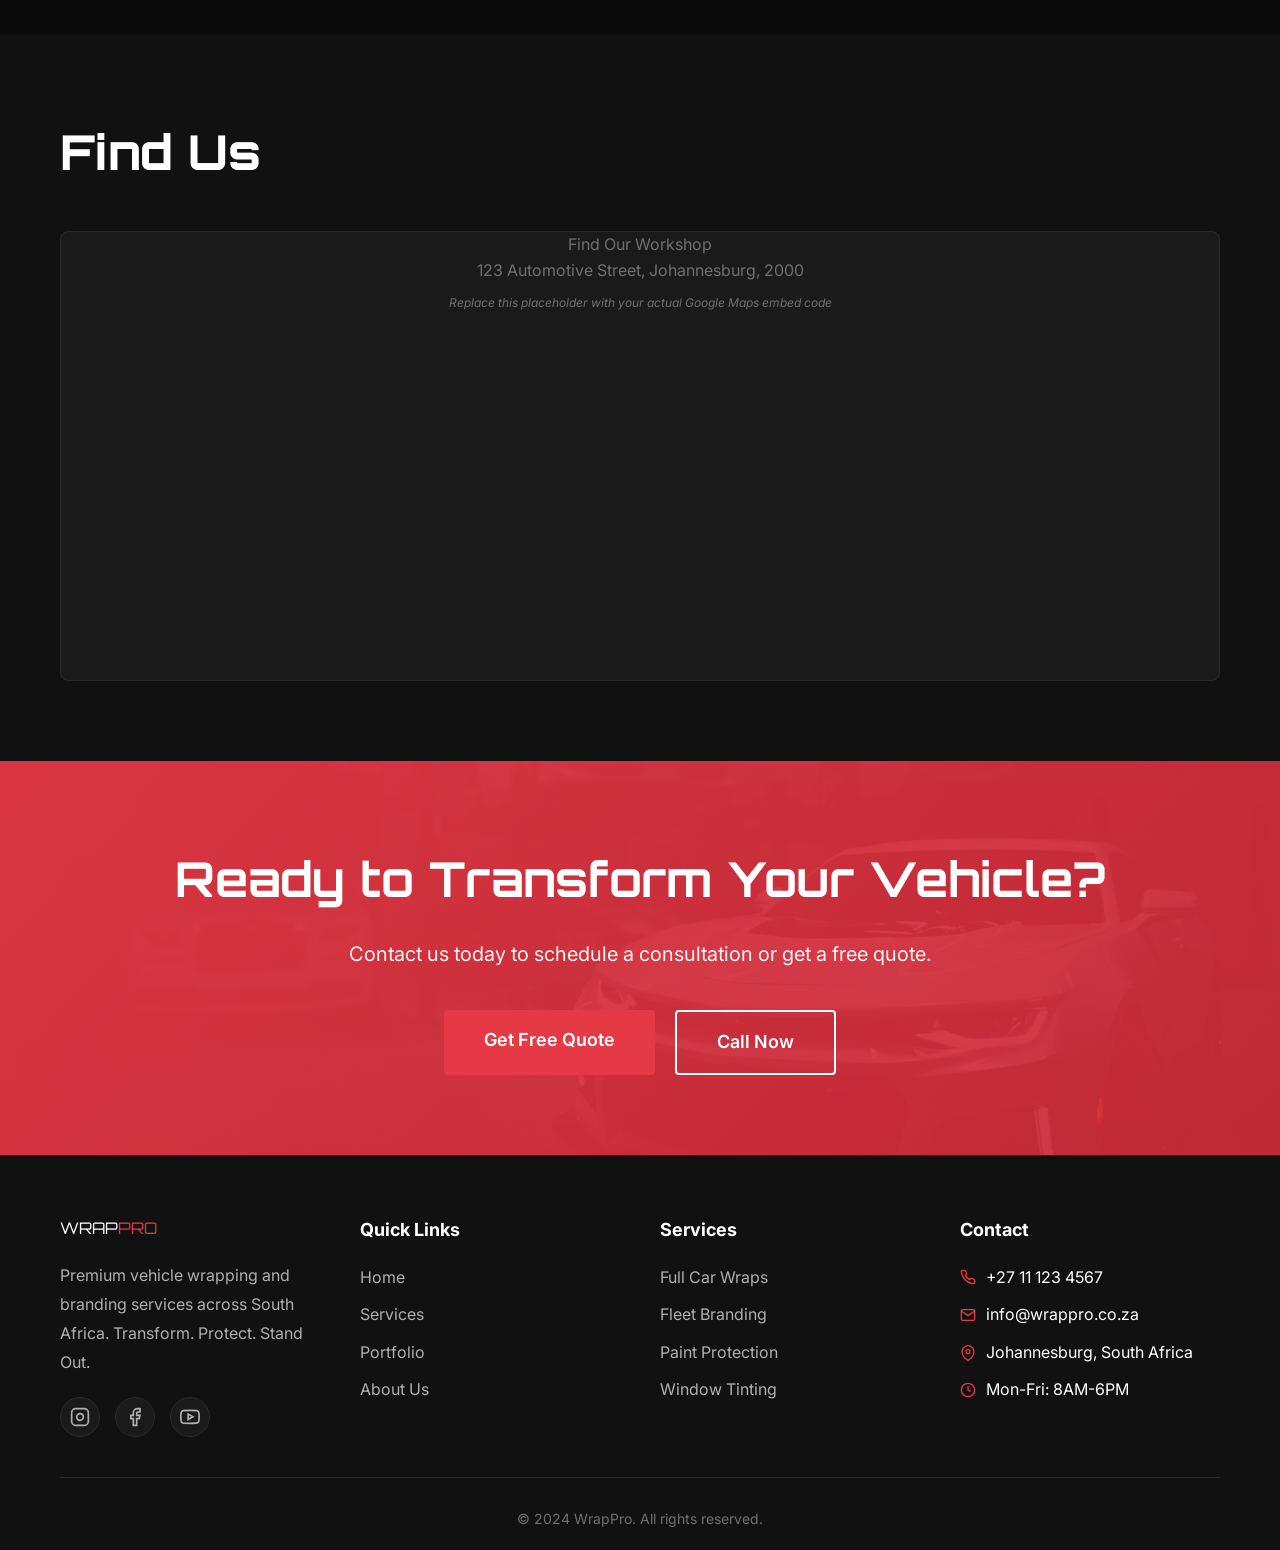
<file: car wrapping/contact.html>
<!DOCTYPE html>
<html lang="en">
<head>
    <meta charset="UTF-8">
    <meta name="viewport" content="width=device-width, initial-scale=1.0">
    <meta name="description" content="Contact WrapPro for car wrapping services. Visit our workshop in Johannesburg or reach us via phone, email, or WhatsApp.">
    <title>Contact Us | WrapPro Car Wrapping</title>
    <link rel="stylesheet" href="style.css">
    <link rel="preconnect" href="https://fonts.googleapis.com">
    <link rel="preconnect" href="https://fonts.gstatic.com" crossorigin>
    <link href="https://fonts.googleapis.com/css2?family=Inter:wght@300;400;500;600;700;800;900&family=Orbitron:wght@400;500;600;700;800;900&display=swap" rel="stylesheet">
</head>
<body>
    <!-- Navigation -->
    <nav class="navbar">
        <div class="container">
            <div class="nav-wrapper">
                <div class="logo">
                    <a href="index.html"><span class="logo-text">WRAP<span class="logo-accent">PRO</span></span></a>
                </div>
                <ul class="nav-menu" id="navMenu">
                    <li><a href="index.html">Home</a></li>
                    <li><a href="services.html">Services</a></li>
                    <li><a href="portfolio.html">Portfolio</a></li>
                    <li><a href="about.html">About</a></li>
                    <li><a href="pricing.html">Pricing</a></li>
                    <li><a href="contact.html" class="active">Contact</a></li>
                </ul>
                <div class="nav-cta">
                    <a href="pricing.html" class="btn btn-primary">Get Quote</a>
                </div>
                <div class="hamburger" id="hamburger">
                    <span></span>
                    <span></span>
                    <span></span>
                </div>
            </div>
        </div>
    </nav>

    <!-- Page Header -->
    <section class="page-header">
        <div class="container">
            <h1>Contact Us</h1>
            <p>Get in touch with our team</p>
        </div>
    </section>

    <!-- Contact Section -->
    <section class="contact-section">
        <div class="container">
            <div class="contact-wrapper">
                <div class="contact-info">
                    <div class="info-header">
                        <h2>Let's Talk</h2>
                        <p>We're here to answer your questions and help you transform your vehicle. Reach out through any of the methods below.</p>
                    </div>
                    <div class="contact-cards">
                        <div class="contact-card">
                            <div class="contact-icon"><svg class="icon icon-lg" aria-hidden="true"><use href="assets/icons.svg#icon-phone"></use></svg></div>
                            <h3>Phone</h3>
                            <p>Call us during business hours</p>
                            <a href="tel:+27111234567" class="contact-link">+27 11 123 4567</a>
                        </div>
                        <div class="contact-card">
                            <div class="contact-icon"><svg class="icon icon-lg" aria-hidden="true"><use href="assets/icons.svg#icon-mail"></use></svg></div>
                            <h3>Email</h3>
                            <p>Send us an email anytime</p>
                            <a href="mailto:info@wrappro.co.za" class="contact-link">info@wrappro.co.za</a>
                        </div>
                        <div class="contact-card">
                            <div class="contact-icon"><svg class="icon icon-lg" aria-hidden="true"><use href="assets/icons.svg#icon-chat"></use></svg></div>
                            <h3>WhatsApp</h3>
                            <p>Chat with us instantly</p>
                            <a href="https://wa.me/27111234567?text=Hi,%20I'm%20interested%20in%20your%20services" class="contact-link" target="_blank">Start Chat</a>
                        </div>
                        <div class="contact-card">
                            <div class="contact-icon"><svg class="icon icon-lg" aria-hidden="true"><use href="assets/icons.svg#icon-map"></use></svg></div>
                            <h3>Address</h3>
                            <p>Visit our workshop</p>
                            <address class="contact-link">123 Automotive Street<br>Johannesburg, 2000<br>South Africa</address>
                        </div>
                    </div>
                    <div class="hours-card">
                        <h3>Operating Hours</h3>
                        <div class="hours-list">
                            <div class="hours-item">
                                <span class="day">Monday - Friday</span>
                                <span class="time">8:00 AM - 6:00 PM</span>
                            </div>
                            <div class="hours-item">
                                <span class="day">Saturday</span>
                                <span class="time">9:00 AM - 2:00 PM</span>
                            </div>
                            <div class="hours-item">
                                <span class="day">Sunday</span>
                                <span class="time">Closed</span>
                            </div>
                        </div>
                    </div>
                </div>
                <div class="contact-form-container">
                    <div class="form-header">
                        <h2>Send Us a Message</h2>
                        <p>Fill out the form and we'll get back to you as soon as possible.</p>
                    </div>
                    <form class="contact-form" id="contactForm">
                        <div class="form-group">
                            <label for="contactName">Full Name *</label>
                            <input type="text" id="contactName" name="name" required>
                        </div>
                        <div class="form-group">
                            <label for="contactEmail">Email Address *</label>
                            <input type="email" id="contactEmail" name="email" required>
                        </div>
                        <div class="form-group">
                            <label for="contactPhone">Phone Number</label>
                            <input type="tel" id="contactPhone" name="phone">
                        </div>
                        <div class="form-group">
                            <label for="contactSubject">Subject *</label>
                            <select id="contactSubject" name="subject" required>
                                <option value="">Select Subject</option>
                                <option value="quote">Request a Quote</option>
                                <option value="service">Service Inquiry</option>
                                <option value="existing">Existing Customer</option>
                                <option value="warranty">Warranty Question</option>
                                <option value="other">Other</option>
                            </select>
                        </div>
                        <div class="form-group">
                            <label for="contactMessage">Message *</label>
                            <textarea id="contactMessage" name="message" rows="6" required placeholder="Tell us how we can help you..."></textarea>
                        </div>
                        <button type="submit" class="btn btn-primary btn-large btn-block">Send Message</button>
                    </form>
                </div>
            </div>
        </div>
    </section>

    <!-- Map Section -->
    <section class="map-section">
        <div class="container">
            <h2 class="section-title">Find Us</h2>
            <div class="map-container">
                <div class="map-placeholder">
                    <div class="map-content">
                        <p>Find Our Workshop</p>
                        <p>123 Automotive Street, Johannesburg, 2000</p>
                        <p class="map-note">Replace this placeholder with your actual Google Maps embed code</p>
                        <iframe 
                            src="https://www.google.com/maps/embed?pb=!1m18!1m12!1m3!1d3580.123456789!2d28.0473!3d-26.2041!2m3!1f0!2f0!3f0!3m2!1i1024!2i768!4f13.1!3m3!1m2!1s0x0%3A0x0!2zMjbCsDEyJzE0LjgiUyAyOMKwMDInNTAuMyJF!5e0!3m2!1sen!2sza!4v1234567890123!5m2!1sen!2sza" 
                            width="100%" 
                            height="450" 
                            style="border:0;" 
                            allowfullscreen="" 
                            loading="lazy" 
                            referrerpolicy="no-referrer-when-downgrade">
                        </iframe>
                    </div>
                </div>
            </div>
        </div>
    </section>

    <!-- CTA Section -->
    <section class="cta-section">
        <div class="container">
            <div class="cta-content">
                <h2>Ready to Transform Your Vehicle?</h2>
                <p>Contact us today to schedule a consultation or get a free quote.</p>
                <div class="cta-buttons">
                    <a href="pricing.html" class="btn btn-primary btn-large">Get Free Quote</a>
                    <a href="tel:+27111234567" class="btn btn-outline btn-large">Call Now</a>
                </div>
            </div>
        </div>
    </section>

    <!-- Footer -->
    <footer class="footer">
        <div class="container">
            <div class="footer-content">
                <div class="footer-section">
                    <div class="footer-logo">
                        <span class="logo-text">WRAP<span class="logo-accent">PRO</span></span>
                    </div>
                    <p>Premium vehicle wrapping and branding services across South Africa. Transform. Protect. Stand Out.</p>
                    <div class="social-links">
                        <a href="#" aria-label="Instagram"><svg class="icon" aria-hidden="true"><use href="assets/icons.svg#icon-instagram"></use></svg></a>
                        <a href="#" aria-label="Facebook"><svg class="icon" aria-hidden="true"><use href="assets/icons.svg#icon-facebook"></use></svg></a>
                        <a href="#" aria-label="YouTube"><svg class="icon" aria-hidden="true"><use href="assets/icons.svg#icon-youtube"></use></svg></a>
                    </div>
                </div>
                <div class="footer-section">
                    <h4>Quick Links</h4>
                    <ul>
                        <li><a href="index.html">Home</a></li>
                        <li><a href="services.html">Services</a></li>
                        <li><a href="portfolio.html">Portfolio</a></li>
                        <li><a href="about.html">About Us</a></li>
                    </ul>
                </div>
                <div class="footer-section">
                    <h4>Services</h4>
                    <ul>
                        <li><a href="services.html#full-wraps">Full Car Wraps</a></li>
                        <li><a href="services.html#fleet-branding">Fleet Branding</a></li>
                        <li><a href="services.html#ppf">Paint Protection</a></li>
                        <li><a href="services.html#tinting">Window Tinting</a></li>
                    </ul>
                </div>
                <div class="footer-section">
                    <h4>Contact</h4>
                    <ul class="footer-contact">
                        <li><svg class="icon icon-sm" aria-hidden="true"><use href="assets/icons.svg#icon-phone"></use></svg> +27 11 123 4567</li>
                        <li><svg class="icon icon-sm" aria-hidden="true"><use href="assets/icons.svg#icon-mail"></use></svg> info@wrappro.co.za</li>
                        <li><svg class="icon icon-sm" aria-hidden="true"><use href="assets/icons.svg#icon-map"></use></svg> Johannesburg, South Africa</li>
                        <li><svg class="icon icon-sm" aria-hidden="true"><use href="assets/icons.svg#icon-clock"></use></svg> Mon-Fri: 8AM-6PM</li>
                    </ul>
                </div>
            </div>
            <div class="footer-bottom">
                <p>&copy; 2024 WrapPro. All rights reserved.</p>
            </div>
        </div>
    </footer>

    <!-- WhatsApp Floating Button -->
    <a href="https://wa.me/27111234567?text=Hi,%20I'm%20interested%20in%20your%20car%20wrapping%20services" class="whatsapp-float" target="_blank" aria-label="Contact us on WhatsApp">
        <svg width="24" height="24" viewBox="0 0 24 24" fill="currentColor">
            <path d="M17.472 14.382c-.297-.149-1.758-.867-2.03-.967-.273-.099-.471-.148-.67.15-.197.297-.767.966-.94 1.164-.173.199-.347.223-.644.075-.297-.15-1.255-.463-2.39-1.475-.883-.788-1.48-1.761-1.653-2.059-.173-.297-.018-.458.13-.606.134-.133.298-.347.446-.52.149-.174.198-.298.298-.497.099-.198.05-.371-.025-.52-.075-.149-.669-1.612-.916-2.207-.242-.579-.487-.5-.669-.51-.173-.008-.371-.01-.57-.01-.198 0-.52.074-.792.372-.272.297-1.04 1.016-1.04 2.479 0 1.462 1.065 2.875 1.213 3.074.149.198 2.096 3.2 5.077 4.487.709.306 1.262.489 1.694.625.712.227 1.36.195 1.871.118.571-.085 1.758-.719 2.006-1.413.248-.694.248-1.289.173-1.413-.074-.124-.272-.198-.57-.347m-5.421 7.403h-.004a9.87 9.87 0 01-5.031-1.378l-.361-.214-3.741.982.998-3.648-.235-.374a9.86 9.86 0 01-1.51-5.26c.001-5.45 4.436-9.884 9.888-9.884 2.64 0 5.122 1.03 6.988 2.898a9.825 9.825 0 012.893 6.994c-.003 5.45-4.437 9.884-9.885 9.884m8.413-18.297A11.815 11.815 0 0012.05 0C5.495 0 .16 5.335.157 11.892c0 2.096.547 4.142 1.588 5.945L.057 24l6.305-1.654a11.882 11.882 0 005.683 1.448h.005c6.554 0 11.89-5.335 11.893-11.893a11.821 11.821 0 00-3.48-8.413Z"/>
        </svg>
    </a>

    <script src="main.js"></script>
</body>
</html>
</file>
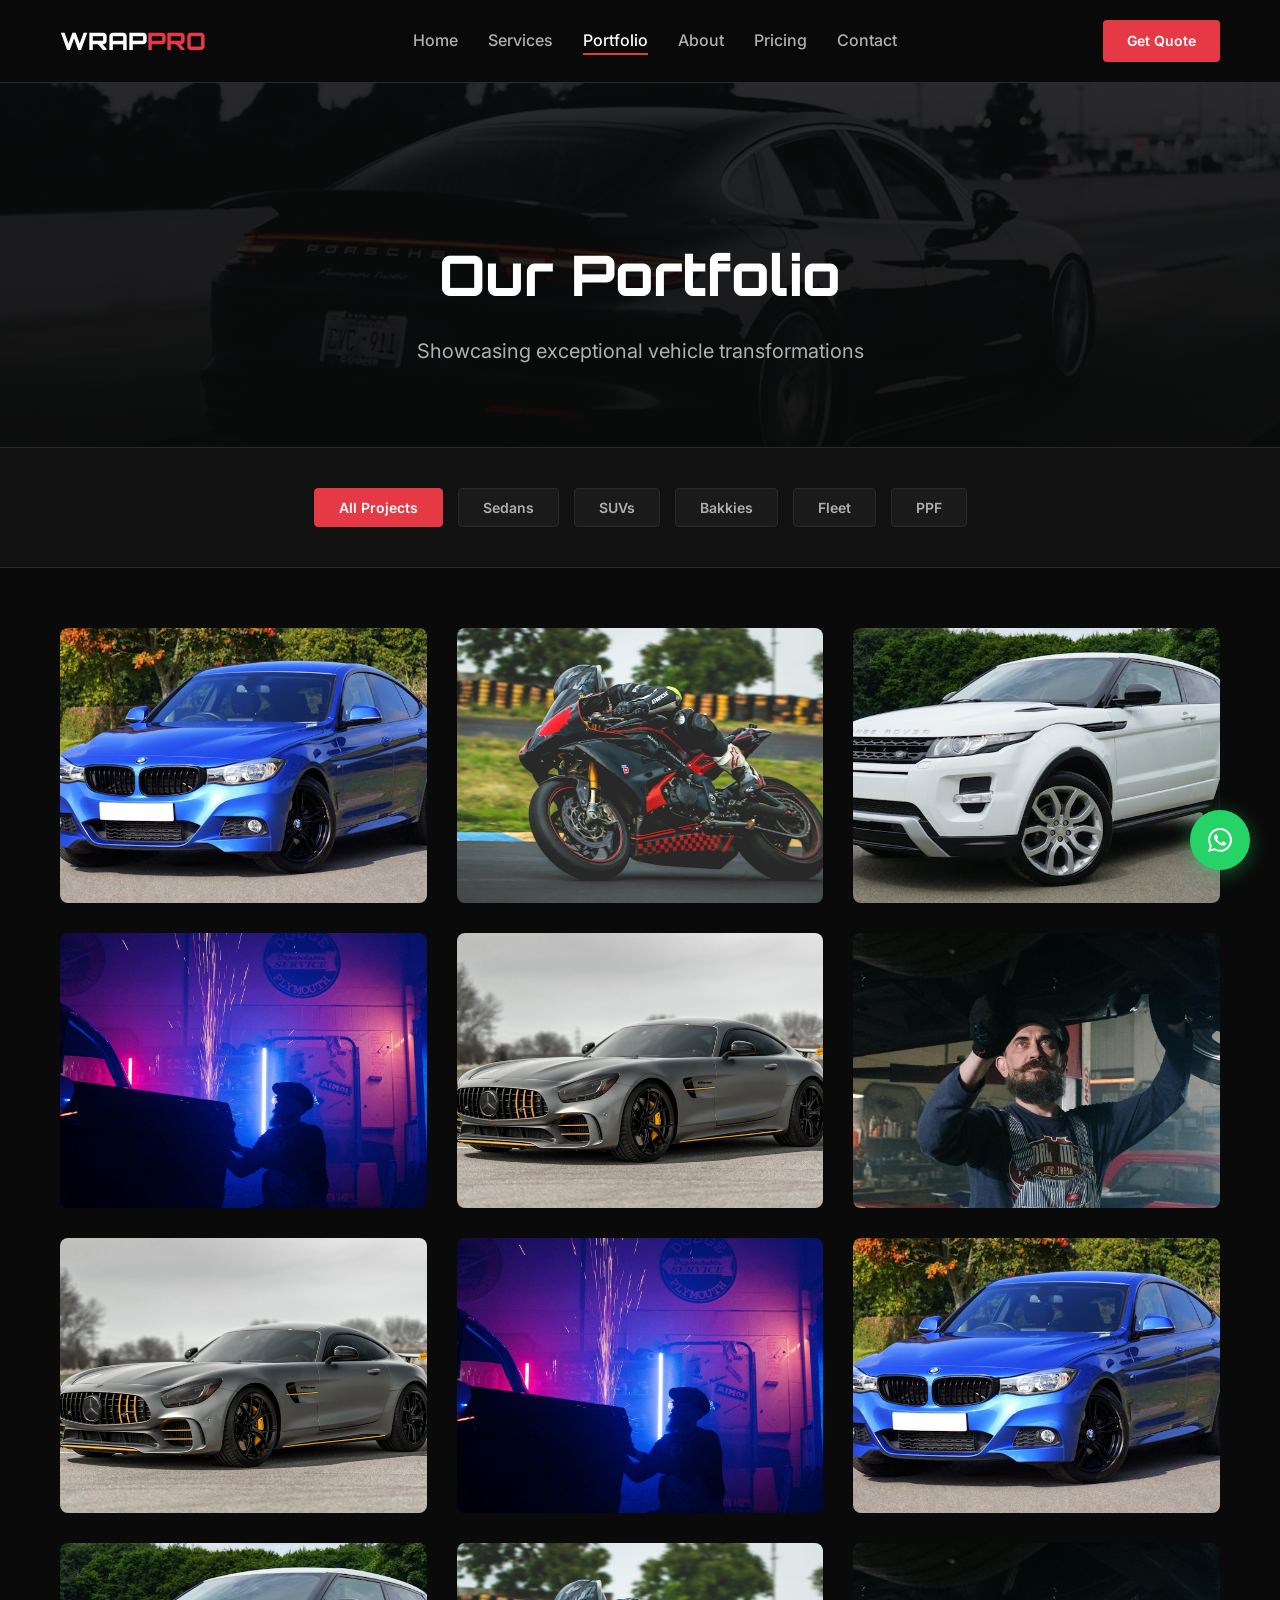
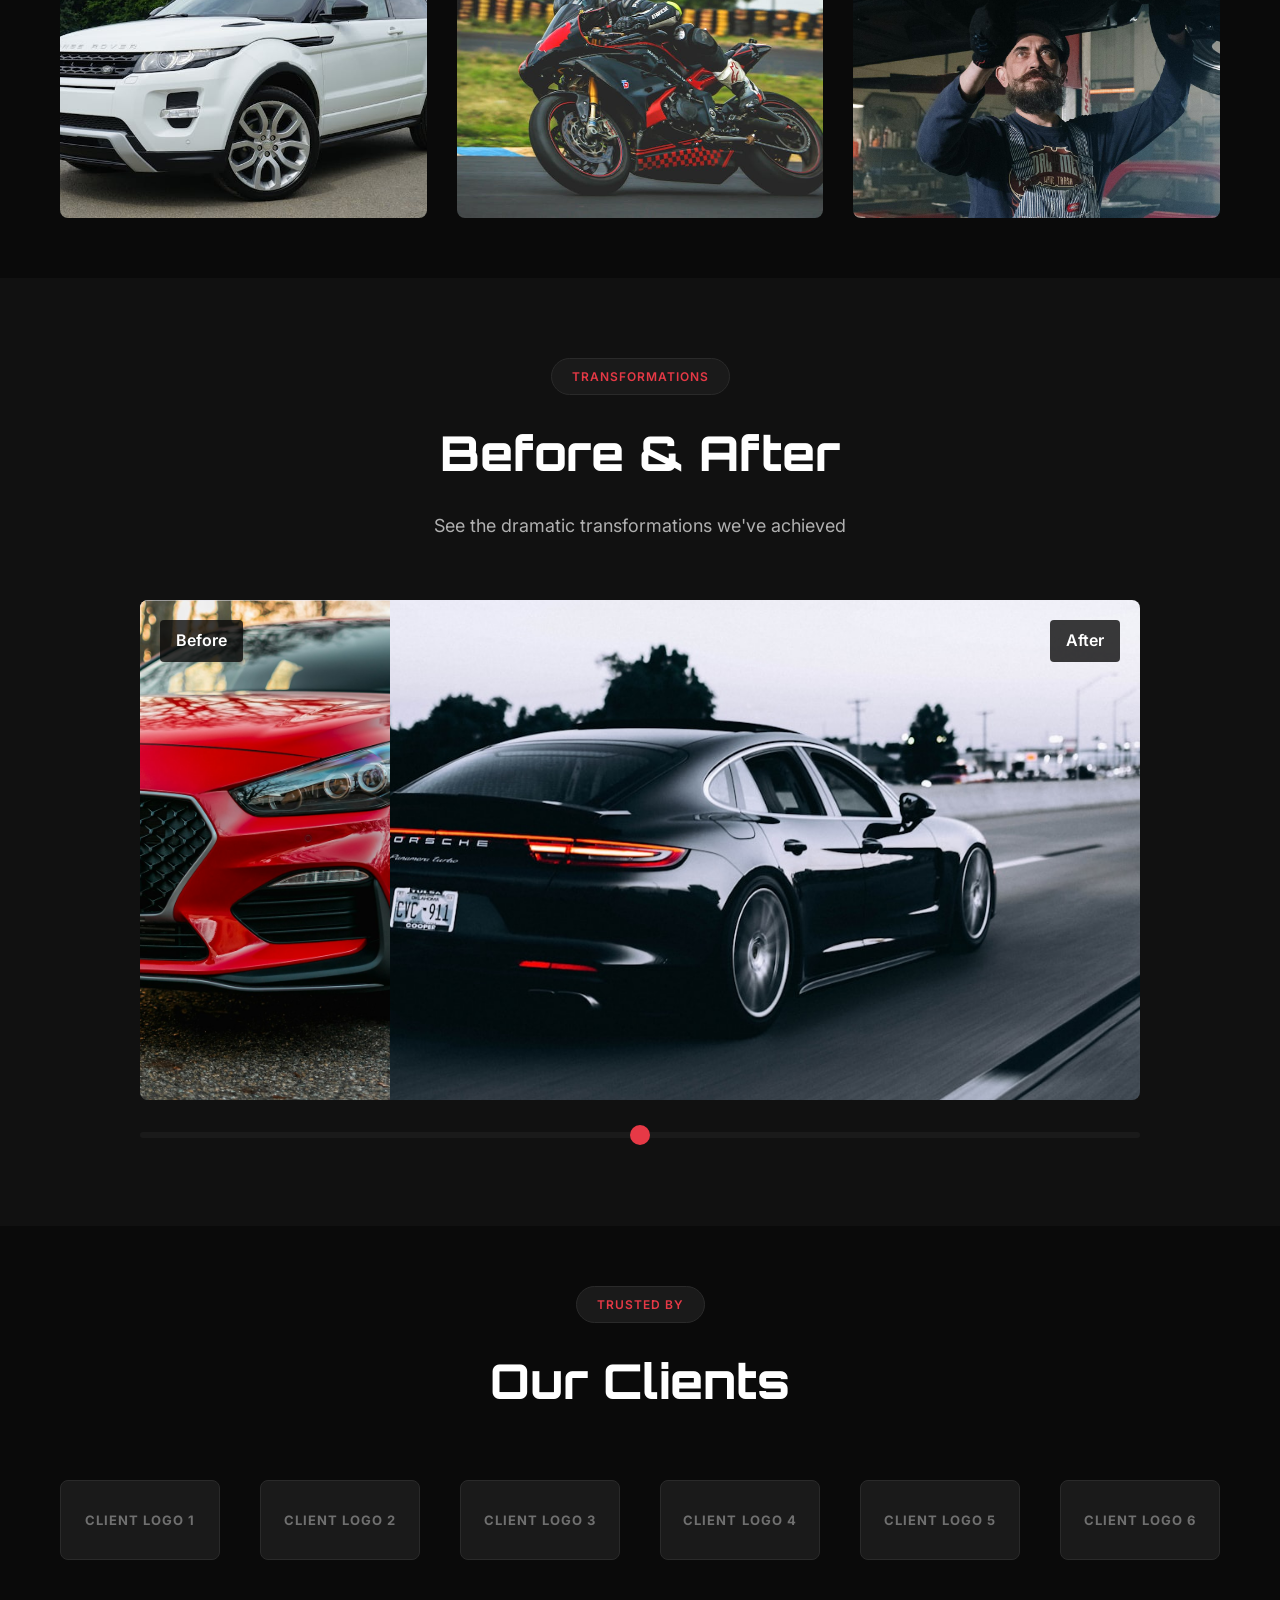
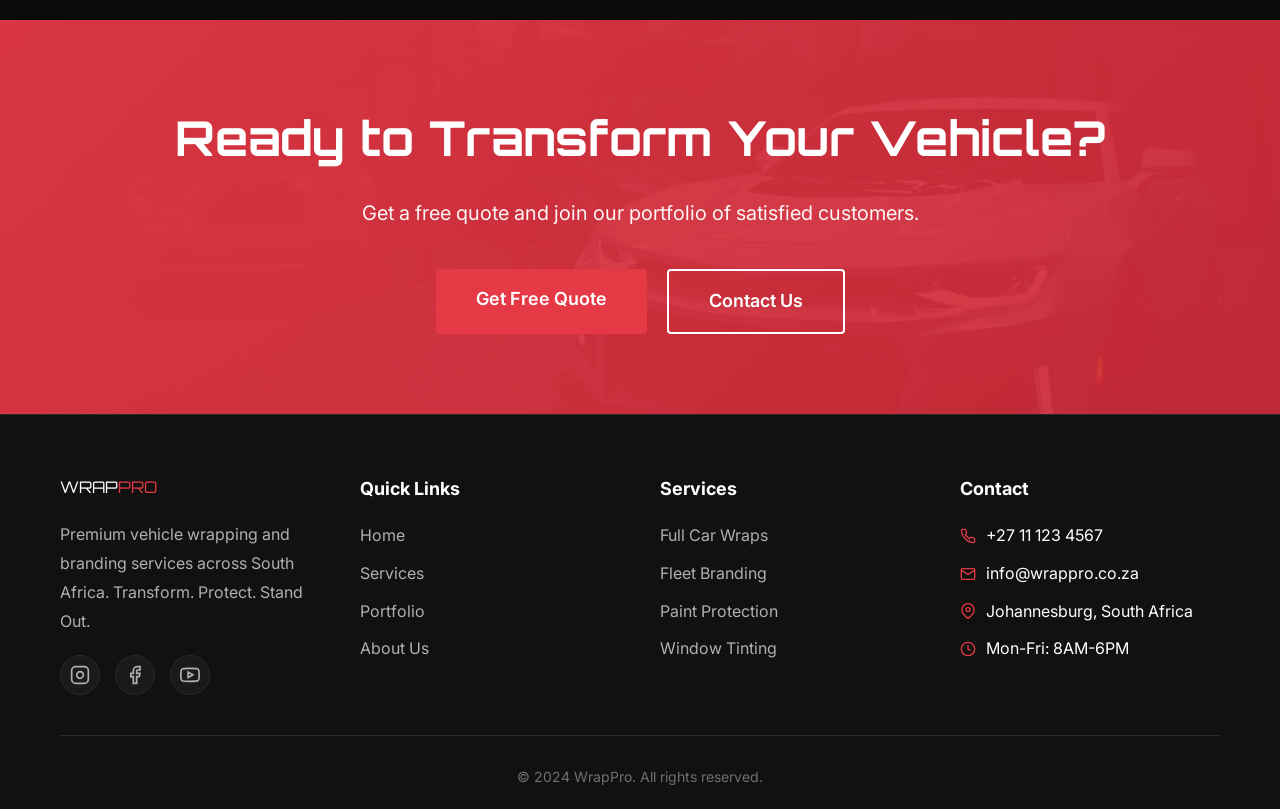
<file: car wrapping/portfolio.html>
<!DOCTYPE html>
<html lang="en">
<head>
    <meta charset="UTF-8">
    <meta name="viewport" content="width=device-width, initial-scale=1.0">
    <meta name="description" content="View our car wrapping portfolio - before and after transformations, fleet branding, and custom vehicle graphics.">
    <title>Portfolio | Car Wrapping Gallery | WrapPro</title>
    <link rel="stylesheet" href="style.css">
    <link rel="preconnect" href="https://fonts.googleapis.com">
    <link rel="preconnect" href="https://fonts.gstatic.com" crossorigin>
    <link href="https://fonts.googleapis.com/css2?family=Inter:wght@300;400;500;600;700;800;900&family=Orbitron:wght@400;500;600;700;800;900&display=swap" rel="stylesheet">
</head>
<body>
    <!-- Navigation -->
    <nav class="navbar">
        <div class="container">
            <div class="nav-wrapper">
                <div class="logo">
                    <a href="index.html"><span class="logo-text">WRAP<span class="logo-accent">PRO</span></span></a>
                </div>
                <ul class="nav-menu" id="navMenu">
                    <li><a href="index.html">Home</a></li>
                    <li><a href="services.html">Services</a></li>
                    <li><a href="portfolio.html" class="active">Portfolio</a></li>
                    <li><a href="about.html">About</a></li>
                    <li><a href="pricing.html">Pricing</a></li>
                    <li><a href="contact.html">Contact</a></li>
                </ul>
                <div class="nav-cta">
                    <a href="pricing.html" class="btn btn-primary">Get Quote</a>
                </div>
                <div class="hamburger" id="hamburger">
                    <span></span>
                    <span></span>
                    <span></span>
                </div>
            </div>
        </div>
    </nav>

    <!-- Page Header -->
    <section class="page-header">
        <div class="container">
            <h1>Our Portfolio</h1>
            <p>Showcasing exceptional vehicle transformations</p>
        </div>
    </section>

    <!-- Portfolio Filters -->
    <section class="portfolio-filters">
        <div class="container">
            <div class="filter-buttons">
                <button class="filter-btn active" data-filter="all">All Projects</button>
                <button class="filter-btn" data-filter="sedan">Sedans</button>
                <button class="filter-btn" data-filter="suv">SUVs</button>
                <button class="filter-btn" data-filter="bakkie">Bakkies</button>
                <button class="filter-btn" data-filter="fleet">Fleet</button>
                <button class="filter-btn" data-filter="ppf">PPF</button>
            </div>
        </div>
    </section>

    <!-- Portfolio Grid -->
    <section class="portfolio-grid-section">
        <div class="container">
            <div class="portfolio-grid" id="portfolioGrid">
                <!-- Portfolio Item 1 -->
                <div class="portfolio-item" data-category="sedan">
                    <div class="portfolio-image">
                        <img src="images/sedan.jpg" alt="BMW 3 Series matte black full wrap" class="media-img" loading="lazy" width="800" height="600">
                        <div class="portfolio-overlay">
                            <h3>BMW 3 Series</h3>
                            <p>Matte Black Full Wrap</p>
                            <button class="view-btn" data-image="1">View Details</button>
                        </div>
                    </div>
                </div>

                <!-- Portfolio Item 2 -->
                <div class="portfolio-item" data-category="suv">
                    <div class="portfolio-image">
                        <img src="images/suv.jpg" alt="SUV full vinyl wrap" class="media-img" loading="lazy" width="800" height="600">
                        <div class="portfolio-overlay">
                            <h3>Range Rover</h3>
                            <p>Gloss Red Full Wrap</p>
                            <button class="view-btn" data-image="2">View Details</button>
                        </div>
                    </div>
                </div>

                <!-- Portfolio Item 3 -->
                <div class="portfolio-item" data-category="bakkie">
                    <div class="portfolio-image">
                        <img src="images/bakkie.jpg" alt="Pickup truck custom wrap" class="media-img" loading="lazy" width="800" height="600">
                        <div class="portfolio-overlay">
                            <h3>Toyota Hilux</h3>
                            <p>Custom Graphics & Branding</p>
                            <button class="view-btn" data-image="3">View Details</button>
                        </div>
                    </div>
                </div>

                <!-- Portfolio Item 4 -->
                <div class="portfolio-item" data-category="fleet">
                    <div class="portfolio-image">
                        <img src="images/fleet.jpg" alt="Commercial fleet branding" class="media-img" loading="lazy" width="800" height="600">
                        <div class="portfolio-overlay">
                            <h3>Delivery Fleet</h3>
                            <p>Commercial Vehicle Branding</p>
                            <button class="view-btn" data-image="4">View Details</button>
                        </div>
                    </div>
                </div>

                <!-- Portfolio Item 5 -->
                <div class="portfolio-item" data-category="sedan">
                    <div class="portfolio-image">
                        <img src="images/sports.jpg" alt="Mercedes C-Class satin blue full wrap" class="media-img" loading="lazy" width="800" height="600">
                        <div class="portfolio-overlay">
                            <h3>Mercedes C-Class</h3>
                            <p>Satin Blue Full Wrap</p>
                            <button class="view-btn" data-image="5">View Details</button>
                        </div>
                    </div>
                </div>

                <!-- Portfolio Item 6 -->
                <div class="portfolio-item" data-category="ppf">
                    <div class="portfolio-image">
                        <img src="images/ppf.jpg" alt="Paint protection film installation" class="media-img" loading="lazy" width="800" height="600">
                        <div class="portfolio-overlay">
                            <h3>Porsche 911</h3>
                            <p>Full Front PPF Protection</p>
                            <button class="view-btn" data-image="6">View Details</button>
                        </div>
                    </div>
                </div>

                <!-- Portfolio Item 7 -->
                <div class="portfolio-item" data-category="suv">
                    <div class="portfolio-image">
                        <img src="images/luxury.jpg" alt="BMW X5 chrome wrap with accents" class="media-img" loading="lazy" width="800" height="600">
                        <div class="portfolio-overlay">
                            <h3>BMW X5</h3>
                            <p>Chrome Wrap with Accents</p>
                            <button class="view-btn" data-image="7">View Details</button>
                        </div>
                    </div>
                </div>

                <!-- Portfolio Item 8 -->
                <div class="portfolio-item" data-category="fleet">
                    <div class="portfolio-image">
                        <img src="images/fleet.jpg" alt="Commercial fleet branding" class="media-img" loading="lazy" width="800" height="600">
                        <div class="portfolio-overlay">
                            <h3>Service Vans</h3>
                            <p>Complete Fleet Branding</p>
                            <button class="view-btn" data-image="8">View Details</button>
                        </div>
                    </div>
                </div>

                <!-- Portfolio Item 9 -->
                <div class="portfolio-item" data-category="sedan">
                    <div class="portfolio-image">
                        <img src="images/sedan.jpg" alt="BMW 3 Series matte black full wrap" class="media-img" loading="lazy" width="800" height="600">
                        <div class="portfolio-overlay">
                            <h3>Audi A4</h3>
                            <p>Carbon Fiber Accents</p>
                            <button class="view-btn" data-image="9">View Details</button>
                        </div>
                    </div>
                </div>

                <!-- Portfolio Item 10 -->
                <div class="portfolio-item" data-category="bakkie">
                    <div class="portfolio-image">
                        <img src="images/bakkie.jpg" alt="Pickup truck custom wrap" class="media-img" loading="lazy" width="800" height="600">
                        <div class="portfolio-overlay">
                            <h3>Ford Ranger</h3>
                            <p>Matte Grey Full Wrap</p>
                            <button class="view-btn" data-image="10">View Details</button>
                        </div>
                    </div>
                </div>

                <!-- Portfolio Item 11 -->
                <div class="portfolio-item" data-category="suv">
                    <div class="portfolio-image">
                        <img src="images/suv.jpg" alt="SUV full vinyl wrap" class="media-img" loading="lazy" width="800" height="600">
                        <div class="portfolio-overlay">
                            <h3>Jeep Wrangler</h3>
                            <p>Custom Camo Design</p>
                            <button class="view-btn" data-image="11">View Details</button>
                        </div>
                    </div>
                </div>

                <!-- Portfolio Item 12 -->
                <div class="portfolio-item" data-category="ppf">
                    <div class="portfolio-image">
                        <img src="images/ppf.jpg" alt="Paint protection film installation" class="media-img" loading="lazy" width="800" height="600">
                        <div class="portfolio-overlay">
                            <h3>Tesla Model 3</h3>
                            <p>Full Body PPF</p>
                            <button class="view-btn" data-image="12">View Details</button>
                        </div>
                    </div>
                </div>
            </div>
        </div>
    </section>

    <!-- Before & After Section -->
    <section class="before-after-section">
        <div class="container">
            <div class="section-header">
                <span class="section-tag">Transformations</span>
                <h2 class="section-title">Before & After</h2>
                <p class="section-description">See the dramatic transformations we've achieved</p>
            </div>
            <div class="before-after-slider">
                <div class="ba-slide">
                    <div class="ba-container">
                        <div class="ba-image ba-before">
                            <img src="images/before.jpg" alt="Vehicle before vinyl wrap" class="media-img" loading="lazy" width="1200" height="800">
                            <div class="ba-label">Before</div>
                        </div>
                        <div class="ba-image ba-after">
                            <img src="images/after.jpg" alt="Vehicle after premium wrap" class="media-img" loading="lazy" width="1200" height="800">
                            <div class="ba-label">After</div>
                        </div>
                    </div>
                    <div class="ba-control">
                        <input type="range" min="0" max="100" value="50" class="ba-slider" id="baSlider1">
                    </div>
                </div>
            </div>
        </div>
    </section>

    <!-- Client Logos -->
    <section class="client-logos">
        <div class="container">
            <div class="section-header">
                <span class="section-tag">Trusted By</span>
                <h2 class="section-title">Our Clients</h2>
            </div>
            <div class="logos-grid">
                <div class="logo-item">Client Logo 1</div>
                <div class="logo-item">Client Logo 2</div>
                <div class="logo-item">Client Logo 3</div>
                <div class="logo-item">Client Logo 4</div>
                <div class="logo-item">Client Logo 5</div>
                <div class="logo-item">Client Logo 6</div>
            </div>
        </div>
    </section>

    <!-- Lightbox Modal -->
    <div class="lightbox" id="lightbox">
        <div class="lightbox-content">
            <span class="lightbox-close" id="lightboxClose">&times;</span>
            <div class="lightbox-image">
                <img id="lightboxImg" src="images/sedan.jpg" alt="Portfolio project" class="media-img">
            </div>
            <div class="lightbox-info">
                <h3 id="lightboxTitle">Project Title</h3>
                <p id="lightboxDescription">Project description</p>
            </div>
        </div>
    </div>

    <!-- CTA Section -->
    <section class="cta-section">
        <div class="container">
            <div class="cta-content">
                <h2>Ready to Transform Your Vehicle?</h2>
                <p>Get a free quote and join our portfolio of satisfied customers.</p>
                <div class="cta-buttons">
                    <a href="pricing.html" class="btn btn-primary btn-large">Get Free Quote</a>
                    <a href="contact.html" class="btn btn-outline btn-large">Contact Us</a>
                </div>
            </div>
        </div>
    </section>

    <!-- Footer -->
    <footer class="footer">
        <div class="container">
            <div class="footer-content">
                <div class="footer-section">
                    <div class="footer-logo">
                        <span class="logo-text">WRAP<span class="logo-accent">PRO</span></span>
                    </div>
                    <p>Premium vehicle wrapping and branding services across South Africa. Transform. Protect. Stand Out.</p>
                    <div class="social-links">
                        <a href="#" aria-label="Instagram"><svg class="icon" aria-hidden="true"><use href="assets/icons.svg#icon-instagram"></use></svg></a>
                        <a href="#" aria-label="Facebook"><svg class="icon" aria-hidden="true"><use href="assets/icons.svg#icon-facebook"></use></svg></a>
                        <a href="#" aria-label="YouTube"><svg class="icon" aria-hidden="true"><use href="assets/icons.svg#icon-youtube"></use></svg></a>
                    </div>
                </div>
                <div class="footer-section">
                    <h4>Quick Links</h4>
                    <ul>
                        <li><a href="index.html">Home</a></li>
                        <li><a href="services.html">Services</a></li>
                        <li><a href="portfolio.html">Portfolio</a></li>
                        <li><a href="about.html">About Us</a></li>
                    </ul>
                </div>
                <div class="footer-section">
                    <h4>Services</h4>
                    <ul>
                        <li><a href="services.html#full-wraps">Full Car Wraps</a></li>
                        <li><a href="services.html#fleet-branding">Fleet Branding</a></li>
                        <li><a href="services.html#ppf">Paint Protection</a></li>
                        <li><a href="services.html#tinting">Window Tinting</a></li>
                    </ul>
                </div>
                <div class="footer-section">
                    <h4>Contact</h4>
                    <ul class="footer-contact">
                        <li><svg class="icon icon-sm" aria-hidden="true"><use href="assets/icons.svg#icon-phone"></use></svg> +27 11 123 4567</li>
                        <li><svg class="icon icon-sm" aria-hidden="true"><use href="assets/icons.svg#icon-mail"></use></svg> info@wrappro.co.za</li>
                        <li><svg class="icon icon-sm" aria-hidden="true"><use href="assets/icons.svg#icon-map"></use></svg> Johannesburg, South Africa</li>
                        <li><svg class="icon icon-sm" aria-hidden="true"><use href="assets/icons.svg#icon-clock"></use></svg> Mon-Fri: 8AM-6PM</li>
                    </ul>
                </div>
            </div>
            <div class="footer-bottom">
                <p>&copy; 2024 WrapPro. All rights reserved.</p>
            </div>
        </div>
    </footer>

    <!-- WhatsApp Floating Button -->
    <a href="https://wa.me/27111234567?text=Hi,%20I'm%20interested%20in%20your%20car%20wrapping%20services" class="whatsapp-float" target="_blank" aria-label="Contact us on WhatsApp">
        <svg width="24" height="24" viewBox="0 0 24 24" fill="currentColor">
            <path d="M17.472 14.382c-.297-.149-1.758-.867-2.03-.967-.273-.099-.471-.148-.67.15-.197.297-.767.966-.94 1.164-.173.199-.347.223-.644.075-.297-.15-1.255-.463-2.39-1.475-.883-.788-1.48-1.761-1.653-2.059-.173-.297-.018-.458.13-.606.134-.133.298-.347.446-.52.149-.174.198-.298.298-.497.099-.198.05-.371-.025-.52-.075-.149-.669-1.612-.916-2.207-.242-.579-.487-.5-.669-.51-.173-.008-.371-.01-.57-.01-.198 0-.52.074-.792.372-.272.297-1.04 1.016-1.04 2.479 0 1.462 1.065 2.875 1.213 3.074.149.198 2.096 3.2 5.077 4.487.709.306 1.262.489 1.694.625.712.227 1.36.195 1.871.118.571-.085 1.758-.719 2.006-1.413.248-.694.248-1.289.173-1.413-.074-.124-.272-.198-.57-.347m-5.421 7.403h-.004a9.87 9.87 0 01-5.031-1.378l-.361-.214-3.741.982.998-3.648-.235-.374a9.86 9.86 0 01-1.51-5.26c.001-5.45 4.436-9.884 9.888-9.884 2.64 0 5.122 1.03 6.988 2.898a9.825 9.825 0 012.893 6.994c-.003 5.45-4.437 9.884-9.885 9.884m8.413-18.297A11.815 11.815 0 0012.05 0C5.495 0 .16 5.335.157 11.892c0 2.096.547 4.142 1.588 5.945L.057 24l6.305-1.654a11.882 11.882 0 005.683 1.448h.005c6.554 0 11.89-5.335 11.893-11.893a11.821 11.821 0 00-3.48-8.413Z"/>
        </svg>
    </a>

    <script src="main.js"></script>
</body>
</html>
</file>
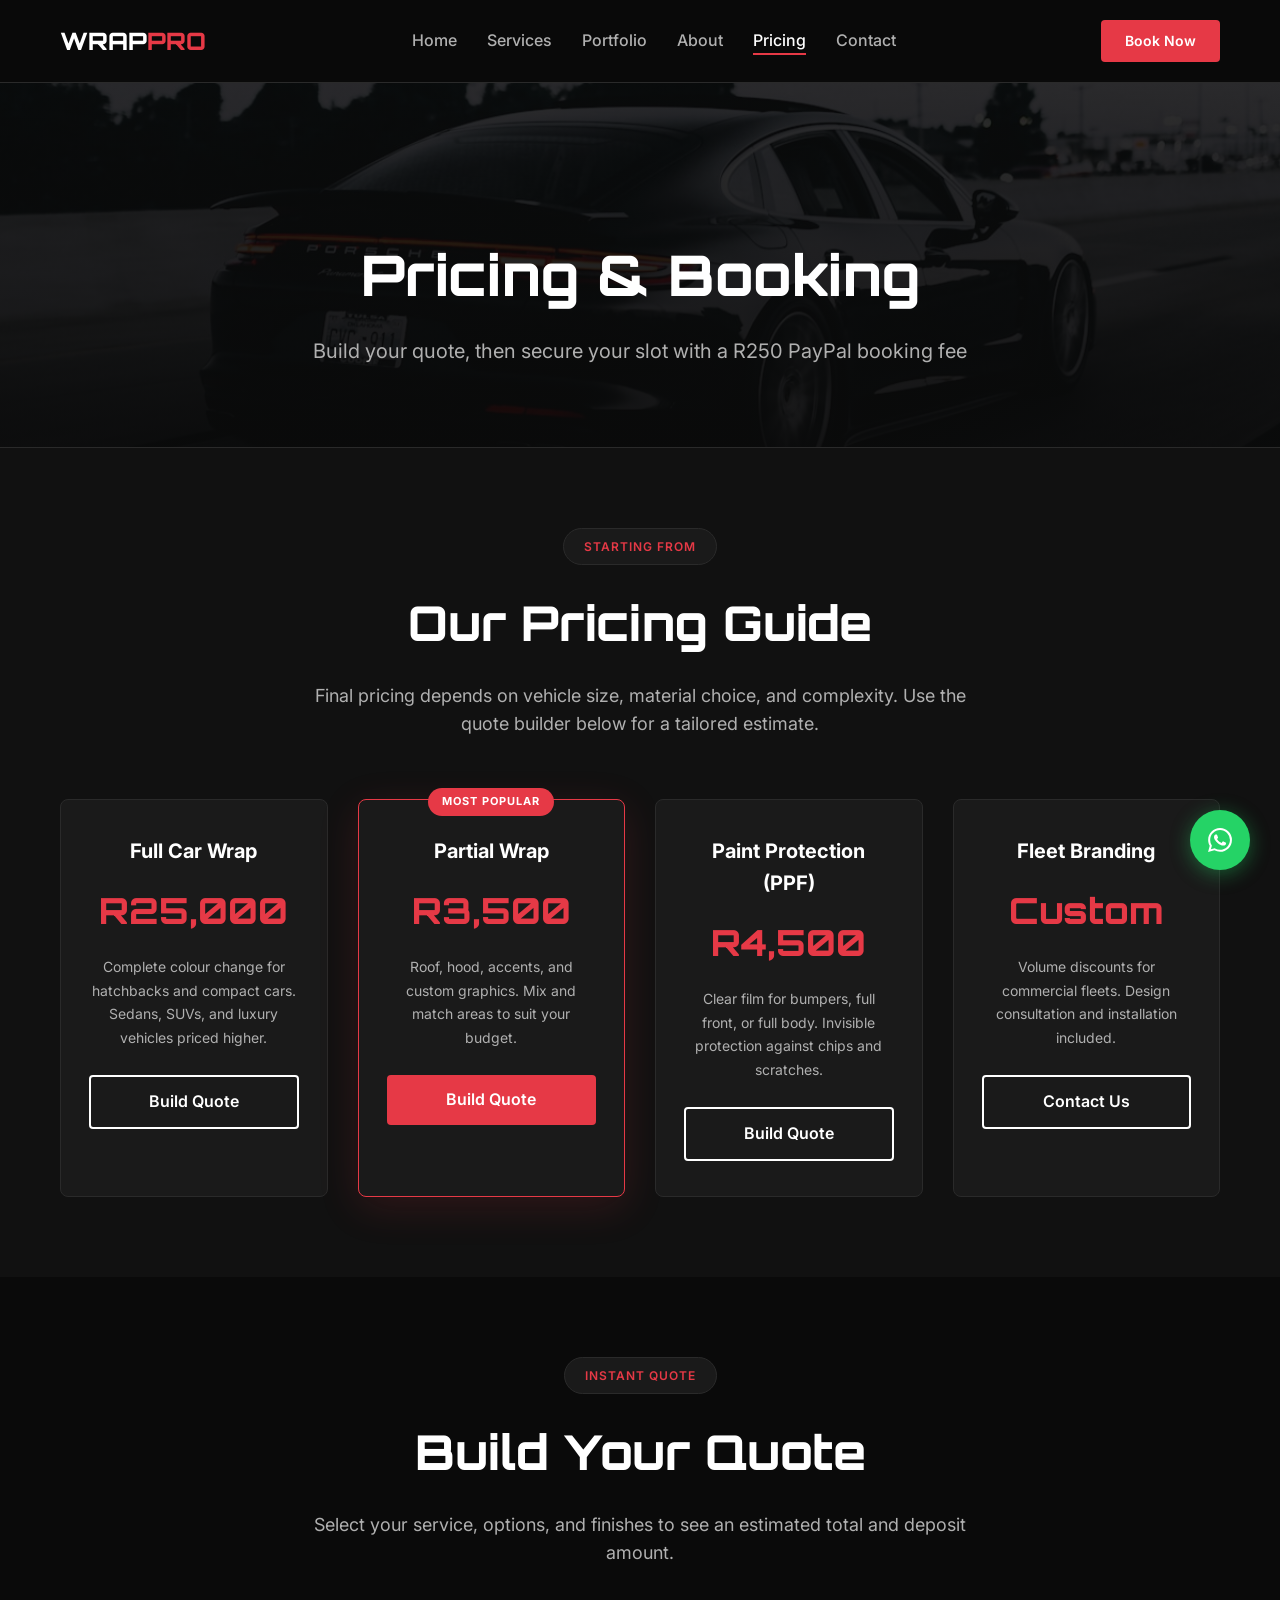
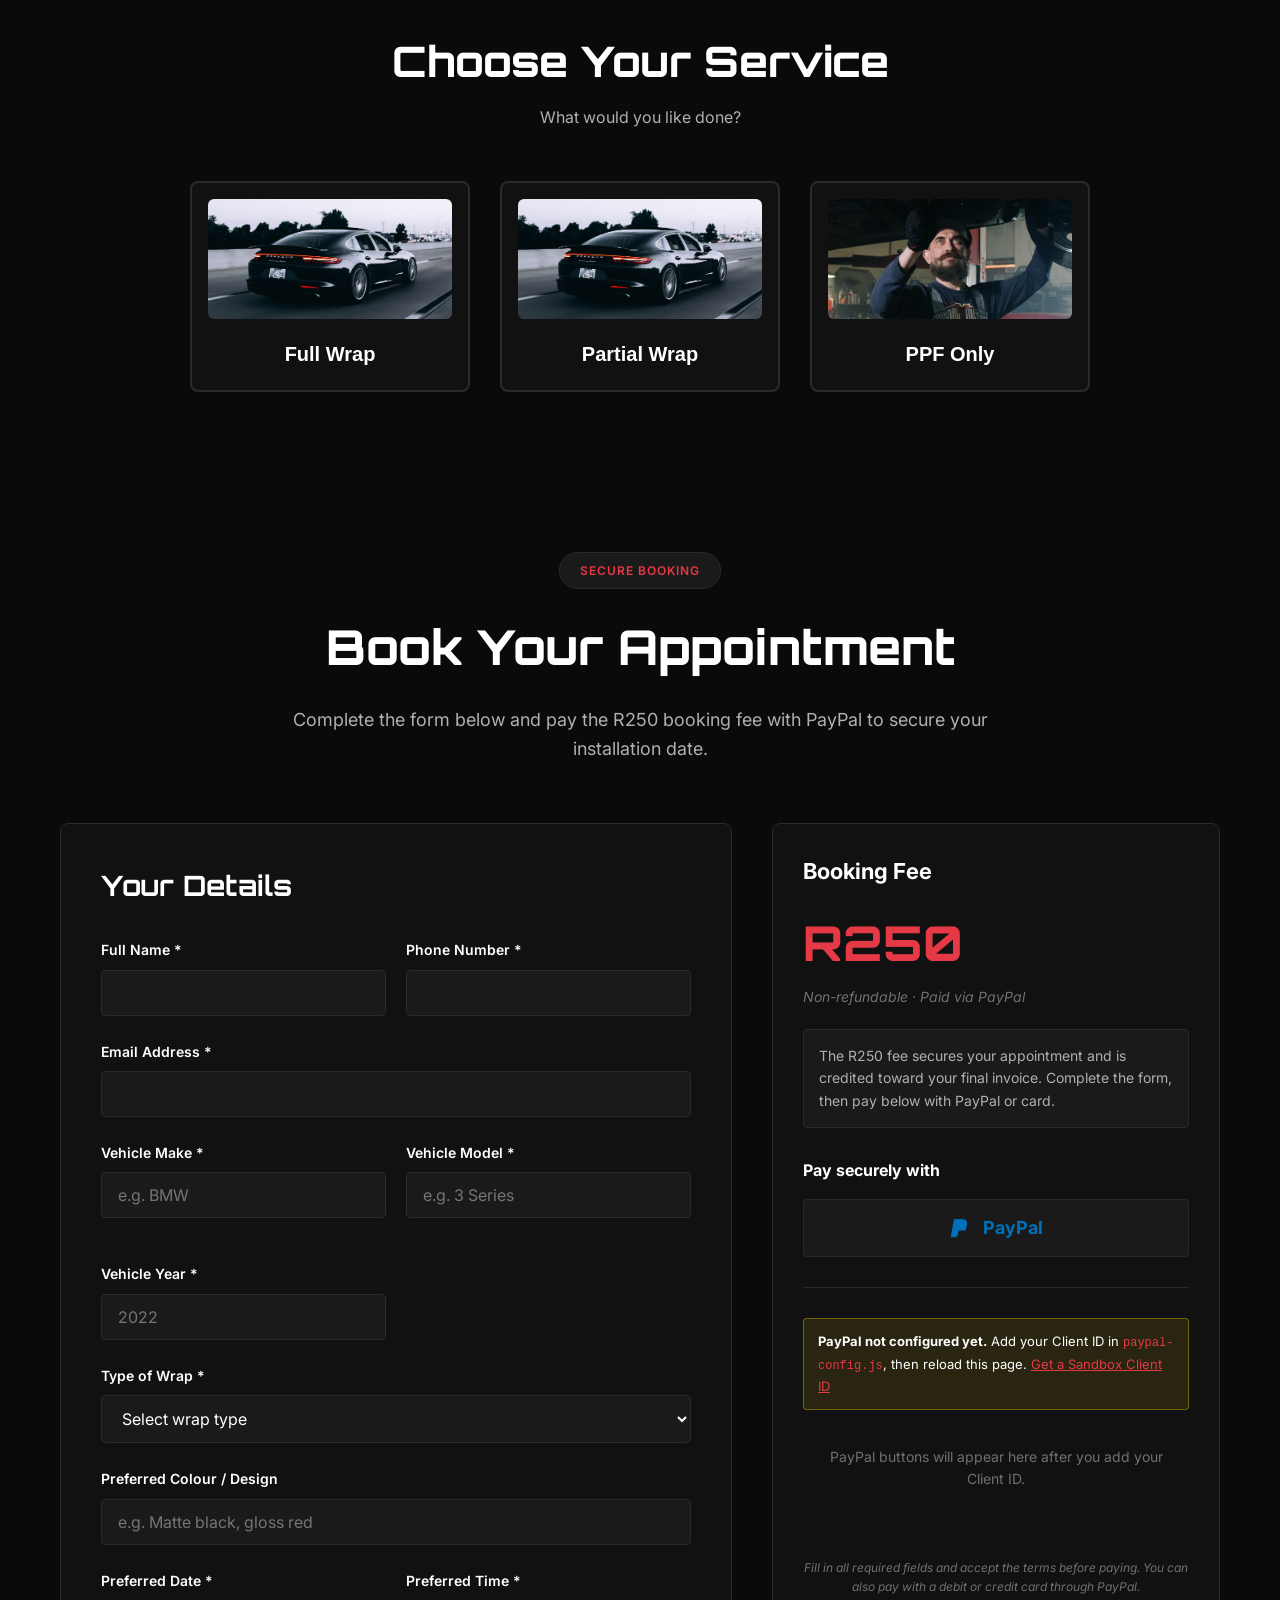
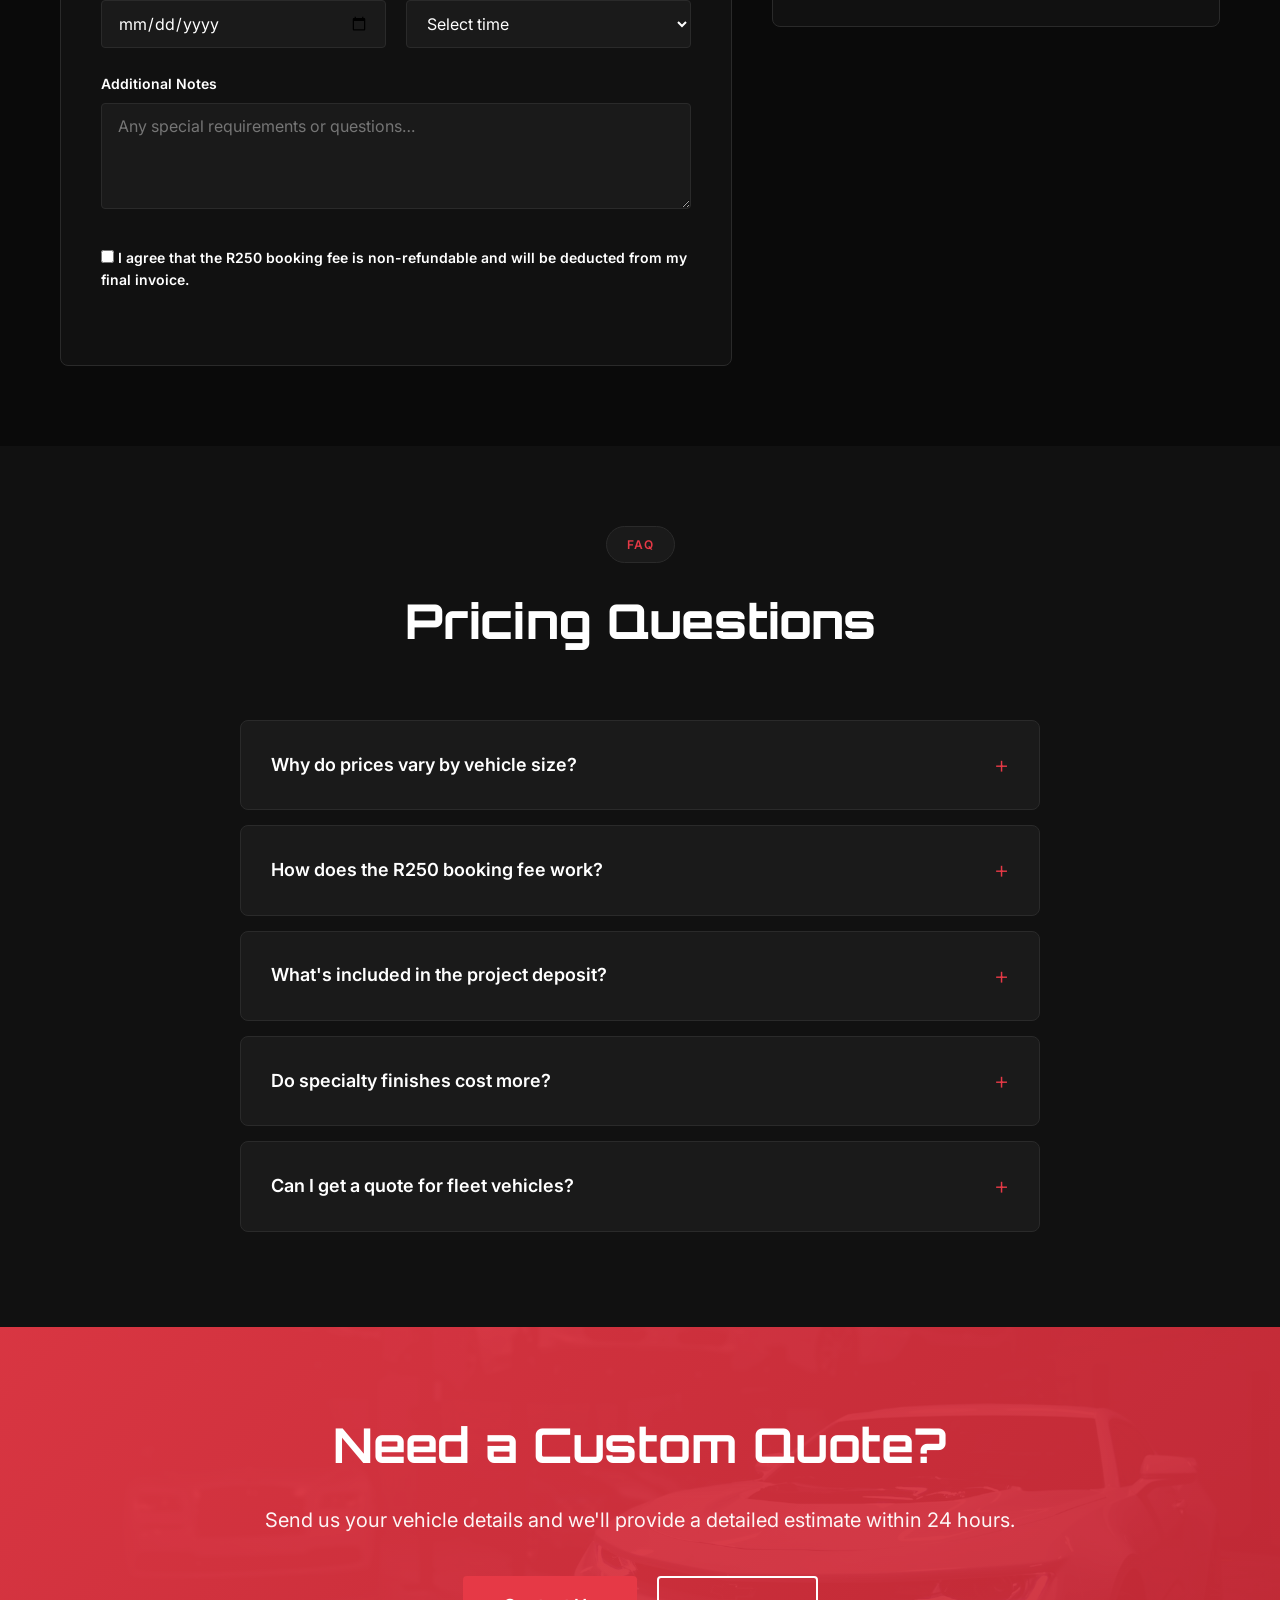
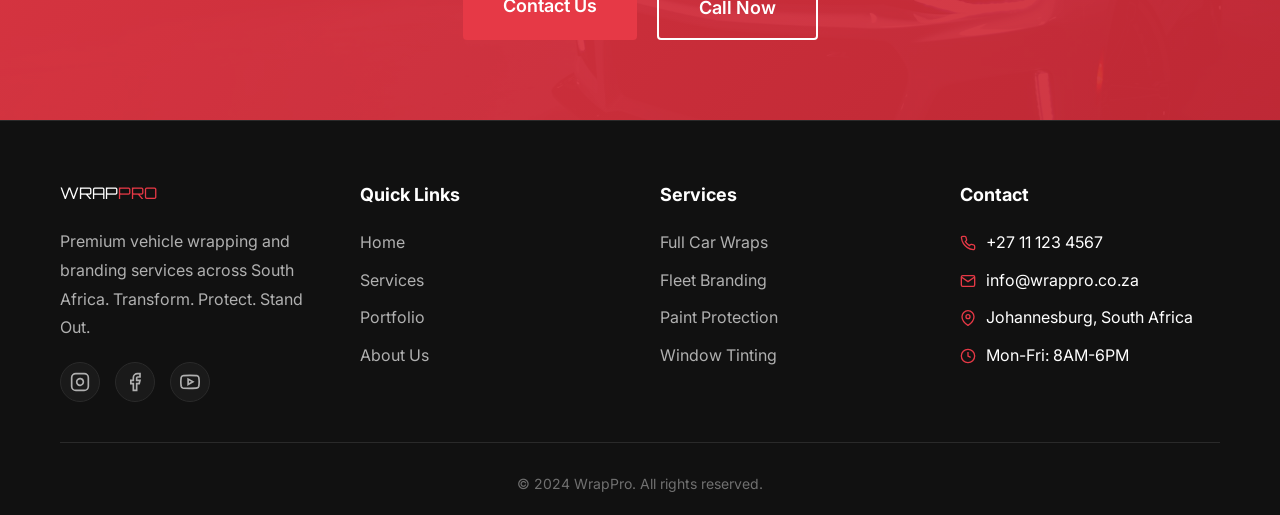
<file: car wrapping/pricing.html>
<!DOCTYPE html>
<html lang="en">
<head>
    <meta charset="UTF-8">
    <meta name="viewport" content="width=device-width, initial-scale=1.0">
    <meta name="description" content="Car wrap pricing, instant quotes, and secure R250 booking via PayPal. Full wraps, partial wraps, and PPF from WrapPro in Johannesburg.">
    <title>Pricing & Book Online | WrapPro Car Wrapping</title>
    <link rel="stylesheet" href="style.css">
    <link rel="preconnect" href="https://fonts.googleapis.com">
    <link rel="preconnect" href="https://fonts.gstatic.com" crossorigin>
    <link href="https://fonts.googleapis.com/css2?family=Inter:wght@300;400;500;600;700;800;900&family=Orbitron:wght@400;500;600;700;800;900&display=swap" rel="stylesheet">
</head>
<body>
    <!-- Navigation -->
    <nav class="navbar">
        <div class="container">
            <div class="nav-wrapper">
                <div class="logo">
                    <a href="index.html"><span class="logo-text">WRAP<span class="logo-accent">PRO</span></span></a>
                </div>
                <ul class="nav-menu" id="navMenu">
                    <li><a href="index.html">Home</a></li>
                    <li><a href="services.html">Services</a></li>
                    <li><a href="portfolio.html">Portfolio</a></li>
                    <li><a href="about.html">About</a></li>
                    <li><a href="pricing.html" class="active">Pricing</a></li>
                    <li><a href="contact.html">Contact</a></li>
                </ul>
                <div class="nav-cta">
                    <a href="#book-appointment" class="btn btn-primary">Book Now</a>
                </div>
                <div class="hamburger" id="hamburger">
                    <span></span>
                    <span></span>
                    <span></span>
                </div>
            </div>
        </div>
    </nav>

    <!-- Page Header -->
    <section class="page-header">
        <div class="container">
            <h1>Pricing & Booking</h1>
            <p>Build your quote, then secure your slot with a R250 PayPal booking fee</p>
        </div>
    </section>

    <!-- Starting Prices -->
    <section class="pricing-overview">
        <div class="container">
            <div class="section-header">
                <span class="section-tag">Starting From</span>
                <h2 class="section-title">Our Pricing Guide</h2>
                <p class="section-description">Final pricing depends on vehicle size, material choice, and complexity. Use the quote builder below for a tailored estimate.</p>
            </div>
            <div class="pricing-cards">
                <div class="pricing-card">
                    <h3>Full Car Wrap</h3>
                    <div class="pricing-amount">R25,000</div>
                    <p>Complete colour change for hatchbacks and compact cars. Sedans, SUVs, and luxury vehicles priced higher.</p>
                    <a href="#quote-builder" class="btn btn-outline">Build Quote</a>
                </div>
                <div class="pricing-card featured">
                    <span class="pricing-badge">Most Popular</span>
                    <h3>Partial Wrap</h3>
                    <div class="pricing-amount">R3,500</div>
                    <p>Roof, hood, accents, and custom graphics. Mix and match areas to suit your budget.</p>
                    <a href="#quote-builder" class="btn btn-primary">Build Quote</a>
                </div>
                <div class="pricing-card">
                    <h3>Paint Protection (PPF)</h3>
                    <div class="pricing-amount">R4,500</div>
                    <p>Clear film for bumpers, full front, or full body. Invisible protection against chips and scratches.</p>
                    <a href="#quote-builder" class="btn btn-outline">Build Quote</a>
                </div>
                <div class="pricing-card">
                    <h3>Fleet Branding</h3>
                    <div class="pricing-amount">Custom</div>
                    <p>Volume discounts for commercial fleets. Design consultation and installation included.</p>
                    <a href="contact.html" class="btn btn-outline">Contact Us</a>
                </div>
            </div>
        </div>
    </section>

    <!-- Interactive Quote Builder -->
    <section class="booking-section" id="quote-builder">
        <div class="container">
            <div class="section-header">
                <span class="section-tag">Instant Quote</span>
                <h2 class="section-title">Build Your Quote</h2>
                <p class="section-description">Select your service, options, and finishes to see an estimated total and deposit amount.</p>
            </div>

            <!-- Step 1: Service Selection -->
            <div class="booking-step active" id="step1">
                <div class="step-header">
                    <h2>Choose Your Service</h2>
                    <p class="step-subtitle">What would you like done?</p>
                </div>
                <div class="service-selection-grid">
                    <button type="button" class="service-option-btn" data-service="full-wrap">
                        <img src="images/full-wrap.jpg" alt="" class="service-option-thumb" width="400" height="240">
                        <span class="service-label">Full Wrap</span>
                    </button>
                    <button type="button" class="service-option-btn" data-service="partial-wrap">
                        <img src="images/partial-wrap.jpg" alt="" class="service-option-thumb" width="400" height="240">
                        <span class="service-label">Partial Wrap</span>
                    </button>
                    <button type="button" class="service-option-btn" data-service="ppf">
                        <img src="images/ppf.jpg" alt="" class="service-option-thumb" width="400" height="240">
                        <span class="service-label">PPF Only</span>
                    </button>
                </div>
            </div>

            <!-- Step 2: Vehicle / Areas -->
            <div class="booking-step" id="step2">
                <div class="step-header">
                    <button type="button" class="back-btn" onclick="goToStep(1)">← Back</button>
                    <h2 id="step2-title">Select Options</h2>
                    <p class="step-subtitle">Choose your vehicle size or wrap areas</p>
                </div>

                <div id="partial-wrap-options" class="service-options" style="display: none;">
                    <h3>Partial Wrap Areas</h3>
                    <div class="options-grid">
                        <label class="option-checkbox"><input type="checkbox" value="roof" data-price="3500"><span>Roof — R3,500</span></label>
                        <label class="option-checkbox"><input type="checkbox" value="hood" data-price="4500"><span>Hood — R4,500</span></label>
                        <label class="option-checkbox"><input type="checkbox" value="trunk" data-price="3500"><span>Trunk / Boot — R3,500</span></label>
                        <label class="option-checkbox"><input type="checkbox" value="mirrors" data-price="1200"><span>Mirrors — R1,200</span></label>
                        <label class="option-checkbox"><input type="checkbox" value="doors" data-price="6000"><span>Doors (pair) — R6,000</span></label>
                        <label class="option-checkbox"><input type="checkbox" value="bumpers" data-price="5000"><span>Bumpers — R5,000</span></label>
                    </div>
                </div>

                <div id="full-wrap-options" class="service-options" style="display: none;">
                    <h3>Vehicle Size</h3>
                    <div class="options-grid">
                        <label class="option-radio"><input type="radio" name="vehicle-type" value="small" data-price="25000"><span>Small / Hatchback — R25,000</span></label>
                        <label class="option-radio"><input type="radio" name="vehicle-type" value="sedan" data-price="35000"><span>Sedan — R35,000</span></label>
                        <label class="option-radio"><input type="radio" name="vehicle-type" value="suv" data-price="45000"><span>SUV / Bakkie — R45,000</span></label>
                        <label class="option-radio"><input type="radio" name="vehicle-type" value="luxury" data-price="55000"><span>Luxury / Large — R55,000</span></label>
                    </div>
                </div>

                <div class="step-actions">
                    <button type="button" class="btn btn-primary" id="continue-to-color" style="display: none;" onclick="goToStep(3)">Continue</button>
                </div>
            </div>

            <!-- Step 3: Finish & Color -->
            <div class="booking-step" id="step3">
                <div class="step-header">
                    <button type="button" class="back-btn" onclick="goToStep(2)">← Back</button>
                    <h2>Finish &amp; Color</h2>
                    <p class="step-subtitle">Choose your vinyl finish and preferred colour</p>
                </div>

                <div class="finish-selection">
                    <h3>Vinyl Finish</h3>
                    <div class="finish-options">
                        <label class="finish-radio"><input type="radio" name="vinyl-finish" value="matte" data-multiplier="1"><span>Matte</span></label>
                        <label class="finish-radio"><input type="radio" name="vinyl-finish" value="gloss" data-multiplier="1"><span>Gloss</span></label>
                        <label class="finish-radio"><input type="radio" name="vinyl-finish" value="satin" data-multiplier="1.05"><span>Satin (+5%)</span></label>
                        <label class="finish-radio"><input type="radio" name="vinyl-finish" value="chrome" data-multiplier="1.5"><span>Chrome (+50%)</span></label>
                        <label class="finish-radio"><input type="radio" name="vinyl-finish" value="carbon" data-multiplier="1.3"><span>Carbon (+30%)</span></label>
                    </div>
                </div>

                <div class="color-selection">
                    <h3>Colour</h3>
                    <div class="color-swatches">
                        <label class="color-swatch"><input type="radio" name="color" value="black"><span class="swatch-box" style="background:#111"></span><span>Black</span></label>
                        <label class="color-swatch"><input type="radio" name="color" value="white"><span class="swatch-box" style="background:#f5f5f5"></span><span>White</span></label>
                        <label class="color-swatch"><input type="radio" name="color" value="red"><span class="swatch-box" style="background:#c1121f"></span><span>Red</span></label>
                        <label class="color-swatch"><input type="radio" name="color" value="blue"><span class="swatch-box" style="background:#0077b6"></span><span>Blue</span></label>
                        <label class="color-swatch"><input type="radio" name="color" value="grey"><span class="swatch-box" style="background:#6c757d"></span><span>Grey</span></label>
                        <label class="color-swatch"><input type="radio" name="color" value="custom"><span class="swatch-box" style="background:linear-gradient(135deg,#e63946,#ffd60a)"></span><span>Custom</span></label>
                    </div>
                </div>

                <div class="step-actions">
                    <button type="button" class="btn btn-primary" onclick="goToStep(4)">Continue to Add-ons</button>
                </div>
            </div>

            <!-- Step 4: PPF Add-ons -->
            <div class="booking-step" id="step4">
                <div class="step-header">
                    <button type="button" class="back-btn" id="ppf-back-btn" onclick="goToStep(3)">← Back</button>
                    <h2 id="ppf-title">PPF Options</h2>
                    <p class="step-subtitle">Optional paint protection — skip if not needed</p>
                </div>

                <div class="service-options">
                    <div class="options-grid">
                        <label class="option-checkbox"><input type="checkbox" name="ppf-options" value="front-bumper" data-price="4500"><span>Front Bumper — R4,500</span></label>
                        <label class="option-checkbox"><input type="checkbox" name="ppf-options" value="headlights" data-price="2500"><span>Headlights — R2,500</span></label>
                        <label class="option-checkbox"><input type="checkbox" name="ppf-options" value="full-front" data-price="22000"><span>Full Front — R22,000</span></label>
                        <label class="option-checkbox"><input type="checkbox" name="ppf-options" value="door-edges" data-price="3500"><span>Door Edges — R3,500</span></label>
                        <label class="option-checkbox"><input type="checkbox" name="ppf-options" value="full-body" data-price="85000"><span>Full Body — R85,000</span></label>
                    </div>
                </div>

                <div class="step-actions">
                    <button type="button" class="btn btn-primary" onclick="goToStep(5)">View Quote Summary</button>
                </div>
            </div>

            <!-- Step 5: Summary -->
            <div class="booking-step" id="step5">
                <div class="step-header">
                    <button type="button" class="back-btn" onclick="goToStep(4)">← Back</button>
                    <h2>Your Quote Summary</h2>
                    <p class="step-subtitle">Review your selections and estimated costs</p>
                </div>

                <div class="booking-summary-wrapper">
                    <div class="summary-details">
                        <div class="summary-section">
                            <h3>Selected Services</h3>
                            <div id="summary-content"></div>
                        </div>
                    </div>

                    <div class="payment-summary">
                        <div class="summary-row"><span>Estimated Total</span><span id="subtotal">R 0.00</span></div>
                        <div class="summary-row highlight"><span>Deposit Due</span><span id="deposit">R 0.00</span></div>
                        <div class="summary-row"><span>Balance on Completion</span><span id="balance">R 0.00</span></div>
                        <p class="deposit-note" id="deposit-note">Deposit varies by service type</p>

                        <div class="pricing-guide">
                            <div class="guide-item"><strong>Full Wrap</strong><span>50% deposit</span></div>
                            <div class="guide-item"><strong>Partial Wrap</strong><span>25% deposit</span></div>
                            <div class="guide-item"><strong>PPF</strong><span>25% deposit</span></div>
                            <p class="guide-note">Prices are estimates. Final quote confirmed after vehicle inspection.</p>
                        </div>

                        <a href="#book-appointment" class="btn btn-primary btn-large btn-block">Book Appointment — R250 via PayPal</a>
                        <p class="guide-note" style="margin-top: 15px; text-align: center;">The R250 booking fee is separate from your project deposit. <a href="#book-appointment">Pay with PayPal</a> to confirm your slot.</p>
                    </div>
                </div>

                <div class="booking-confirmed" id="booking-confirmed" style="display: none;">
                    <div class="confirmed-content">
                        <div class="checkmark"><svg aria-hidden="true"><use href="assets/icons.svg#icon-check"></use></svg></div>
                        <h2>Quote Request Received!</h2>
                        <p>Thank you for your interest. Our team will contact you within 24 hours to confirm your quote and schedule your installation.</p>
                        <a href="contact.html" class="btn btn-primary">Contact Us</a>
                        <a href="index.html" class="btn btn-outline" style="margin-left: 10px;">Back to Home</a>
                    </div>
                </div>
            </div>
        </div>
    </section>

    <!-- Book Appointment + PayPal -->
    <section class="booking-form-section" id="book-appointment">
        <div class="container">
            <div class="section-header">
                <span class="section-tag">Secure Booking</span>
                <h2 class="section-title">Book Your Appointment</h2>
                <p class="section-description">Complete the form below and pay the R250 booking fee with PayPal to secure your installation date.</p>
            </div>

            <div id="booking-payment-wrapper">
                <div class="booking-form-wrapper">
                    <div class="booking-form-container">
                        <form class="booking-form" id="appointmentForm">
                            <h2>Your Details</h2>
                            <div class="form-row">
                                <div class="form-group">
                                    <label for="fullName">Full Name *</label>
                                    <input type="text" id="fullName" name="fullName" required autocomplete="name">
                                </div>
                                <div class="form-group">
                                    <label for="phone">Phone Number *</label>
                                    <input type="tel" id="phone" name="phone" required autocomplete="tel">
                                </div>
                            </div>
                            <div class="form-group">
                                <label for="email">Email Address *</label>
                                <input type="email" id="email" name="email" required autocomplete="email">
                            </div>
                            <div class="form-row">
                                <div class="form-group">
                                    <label for="vehicleMake">Vehicle Make *</label>
                                    <input type="text" id="vehicleMake" name="vehicleMake" placeholder="e.g. BMW" required>
                                </div>
                                <div class="form-group">
                                    <label for="vehicleModel">Vehicle Model *</label>
                                    <input type="text" id="vehicleModel" name="vehicleModel" placeholder="e.g. 3 Series" required>
                                </div>
                                <div class="form-group">
                                    <label for="vehicleYear">Vehicle Year *</label>
                                    <input type="number" id="vehicleYear" name="vehicleYear" min="1990" max="2026" placeholder="2022" required>
                                </div>
                            </div>
                            <div class="form-group">
                                <label for="wrapType">Type of Wrap *</label>
                                <select id="wrapType" name="wrapType" required>
                                    <option value="">Select wrap type</option>
                                    <option value="full-wrap">Full Wrap</option>
                                    <option value="partial-wrap">Partial Wrap</option>
                                    <option value="color-change">Colour Change</option>
                                    <option value="branding">Branding</option>
                                    <option value="ppf">Paint Protection Film</option>
                                </select>
                            </div>
                            <div class="form-group">
                                <label for="wrapColor">Preferred Colour / Design</label>
                                <input type="text" id="wrapColor" name="wrapColor" placeholder="e.g. Matte black, gloss red">
                            </div>
                            <div class="form-row">
                                <div class="form-group">
                                    <label for="preferredDate">Preferred Date *</label>
                                    <input type="date" id="preferredDate" name="preferredDate" required>
                                </div>
                                <div class="form-group">
                                    <label for="preferredTime">Preferred Time *</label>
                                    <select id="preferredTime" name="preferredTime" required>
                                        <option value="">Select time</option>
                                        <option value="08:00">8:00 AM</option>
                                        <option value="09:00">9:00 AM</option>
                                        <option value="10:00">10:00 AM</option>
                                        <option value="11:00">11:00 AM</option>
                                        <option value="12:00">12:00 PM</option>
                                        <option value="13:00">1:00 PM</option>
                                        <option value="14:00">2:00 PM</option>
                                        <option value="15:00">3:00 PM</option>
                                        <option value="16:00">4:00 PM</option>
                                        <option value="17:00">5:00 PM</option>
                                    </select>
                                </div>
                            </div>
                            <div class="form-group">
                                <label for="additionalNotes">Additional Notes</label>
                                <textarea id="additionalNotes" name="additionalNotes" rows="4" placeholder="Any special requirements or questions…"></textarea>
                            </div>
                            <div class="form-group checkbox-group">
                                <label class="checkbox-label">
                                    <input type="checkbox" id="termsAgreement" name="termsAgreement" required>
                                    <span>I agree that the R250 booking fee is non-refundable and will be deducted from my final invoice.</span>
                                </label>
                            </div>
                        </form>
                    </div>

                    <div class="booking-fee-section">
                        <div class="fee-card">
                            <h3>Booking Fee</h3>
                            <div class="fee-amount">R250</div>
                            <p class="fee-note">Non-refundable · Paid via PayPal</p>
                            <div class="fee-explanation">
                                <p>The R250 fee secures your appointment and is credited toward your final invoice. Complete the form, then pay below with PayPal or card.</p>
                            </div>
                            <div class="payment-methods">
                                <h4>Pay securely with</h4>
                                <div class="paypal-brand">
                                    <svg class="paypal-logo" viewBox="0 0 24 24" aria-hidden="true" width="24" height="24"><path fill="currentColor" d="M7.076 21.337H2.47a.641.641 0 0 1-.633-.74L4.944 3.72a.77.77 0 0 1 .758-.637h6.35c2.4 0 4.11.52 5.08 1.545.96 1.01 1.22 2.452.77 4.29-.02.09-.04.18-.07.27l-.98 4.62a.77.77 0 0 1-.758.637H9.66l-.95 4.52a.641.641 0 0 1-.633.54z"/></svg>
                                    <span>PayPal</span>
                                </div>
                            </div>
                            <p id="paypal-setup-notice" class="paypal-notice" role="status" aria-live="polite"></p>
                            <div id="paypal-button-container" class="paypal-button-container"></div>
                            <p class="guide-note paypal-help">Fill in all required fields and accept the terms before paying. You can also pay with a debit or credit card through PayPal.</p>
                        </div>
                    </div>
                </div>
            </div>

            <div class="booking-confirmation" id="bookingConfirmation" style="display: none;">
                <div class="confirmation-content">
                    <div class="confirmation-icon"><svg aria-hidden="true"><use href="assets/icons.svg#icon-check"></use></svg></div>
                    <h2>Booking confirmed</h2>
                    <p>Thank you! Your R250 booking fee was received via PayPal. We will contact you shortly to confirm your appointment details.</p>
                    <p id="booking-paypal-ref" class="booking-ref" style="display: none;"></p>
                    <div class="confirmation-actions">
                        <a href="index.html" class="btn btn-primary">Return to Home</a>
                        <a href="contact.html" class="btn btn-outline">Contact Support</a>
                    </div>
                </div>
            </div>
        </div>
    </section>

    <!-- FAQ -->
    <section class="faq-section">
        <div class="container">
            <div class="section-header">
                <span class="section-tag">FAQ</span>
                <h2 class="section-title">Pricing Questions</h2>
            </div>
            <div class="faq-list">
                <div class="faq-item">
                    <div class="faq-question">
                        <h3>Why do prices vary by vehicle size?</h3>
                        <span class="faq-toggle">+</span>
                    </div>
                    <div class="faq-answer">
                        <p>Larger vehicles require more vinyl material and additional labour time. A hatchback uses significantly less film than an SUV or luxury sedan.</p>
                    </div>
                </div>
                <div class="faq-item">
                    <div class="faq-question">
                        <h3>How does the R250 booking fee work?</h3>
                        <span class="faq-toggle">+</span>
                    </div>
                    <div class="faq-answer">
                        <p>When you book online, you pay a R250 non-refundable fee via PayPal to secure your appointment. This amount is deducted from your final invoice. Your project deposit (25–50% depending on service) is arranged separately after we confirm your quote.</p>
                    </div>
                </div>
                <div class="faq-item">
                    <div class="faq-question">
                        <h3>What's included in the project deposit?</h3>
                        <span class="faq-toggle">+</span>
                    </div>
                    <div class="faq-answer">
                        <p>The project deposit secures materials and your installation slot. Full wraps require 50%; partial wraps and PPF require 25%. The balance is due on completion.</p>
                    </div>
                </div>
                <div class="faq-item">
                    <div class="faq-question">
                        <h3>Do specialty finishes cost more?</h3>
                        <span class="faq-toggle">+</span>
                    </div>
                    <div class="faq-answer">
                        <p>Yes. Chrome, carbon fibre, and satin finishes use premium materials and may add 5–50% to the base price depending on your selection in the quote builder.</p>
                    </div>
                </div>
                <div class="faq-item">
                    <div class="faq-question">
                        <h3>Can I get a quote for fleet vehicles?</h3>
                        <span class="faq-toggle">+</span>
                    </div>
                    <div class="faq-answer">
                        <p>Absolutely. Fleet and commercial branding projects receive custom volume pricing. Contact us with your fleet size for a tailored package.</p>
                    </div>
                </div>
            </div>
        </div>
    </section>

    <!-- CTA -->
    <section class="cta-section">
        <div class="container">
            <div class="cta-content">
                <h2>Need a Custom Quote?</h2>
                <p>Send us your vehicle details and we'll provide a detailed estimate within 24 hours.</p>
                <div class="cta-buttons">
                    <a href="contact.html" class="btn btn-primary btn-large">Contact Us</a>
                    <a href="tel:+27111234567" class="btn btn-outline btn-large">Call Now</a>
                </div>
            </div>
        </div>
    </section>

    <!-- Footer -->
    <footer class="footer">
        <div class="container">
            <div class="footer-content">
                <div class="footer-section">
                    <div class="footer-logo">
                        <span class="logo-text">WRAP<span class="logo-accent">PRO</span></span>
                    </div>
                    <p>Premium vehicle wrapping and branding services across South Africa. Transform. Protect. Stand Out.</p>
                    <div class="social-links">
                        <a href="#" aria-label="Instagram"><svg class="icon" aria-hidden="true"><use href="assets/icons.svg#icon-instagram"></use></svg></a>
                        <a href="#" aria-label="Facebook"><svg class="icon" aria-hidden="true"><use href="assets/icons.svg#icon-facebook"></use></svg></a>
                        <a href="#" aria-label="YouTube"><svg class="icon" aria-hidden="true"><use href="assets/icons.svg#icon-youtube"></use></svg></a>
                    </div>
                </div>
                <div class="footer-section">
                    <h4>Quick Links</h4>
                    <ul>
                        <li><a href="index.html">Home</a></li>
                        <li><a href="services.html">Services</a></li>
                        <li><a href="portfolio.html">Portfolio</a></li>
                        <li><a href="about.html">About Us</a></li>
                    </ul>
                </div>
                <div class="footer-section">
                    <h4>Services</h4>
                    <ul>
                        <li><a href="services.html#full-wraps">Full Car Wraps</a></li>
                        <li><a href="services.html#fleet-branding">Fleet Branding</a></li>
                        <li><a href="services.html#ppf">Paint Protection</a></li>
                        <li><a href="services.html#tinting">Window Tinting</a></li>
                    </ul>
                </div>
                <div class="footer-section">
                    <h4>Contact</h4>
                    <ul class="footer-contact">
                        <li><svg class="icon icon-sm" aria-hidden="true"><use href="assets/icons.svg#icon-phone"></use></svg> +27 11 123 4567</li>
                        <li><svg class="icon icon-sm" aria-hidden="true"><use href="assets/icons.svg#icon-mail"></use></svg> info@wrappro.co.za</li>
                        <li><svg class="icon icon-sm" aria-hidden="true"><use href="assets/icons.svg#icon-map"></use></svg> Johannesburg, South Africa</li>
                        <li><svg class="icon icon-sm" aria-hidden="true"><use href="assets/icons.svg#icon-clock"></use></svg> Mon-Fri: 8AM-6PM</li>
                    </ul>
                </div>
            </div>
            <div class="footer-bottom">
                <p>&copy; 2024 WrapPro. All rights reserved.</p>
            </div>
        </div>
    </footer>

    <!-- WhatsApp Floating Button -->
    <a href="https://wa.me/27111234567?text=Hi,%20I'd%20like%20a%20quote%20for%20car%20wrapping" class="whatsapp-float" target="_blank" aria-label="Contact us on WhatsApp">
        <svg width="24" height="24" viewBox="0 0 24 24" fill="currentColor">
            <path d="M17.472 14.382c-.297-.149-1.758-.867-2.03-.967-.273-.099-.471-.148-.67.15-.197.297-.767.966-.94 1.164-.173.199-.347.223-.644.075-.297-.15-1.255-.463-2.39-1.475-.883-.788-1.48-1.761-1.653-2.059-.173-.297-.018-.458.13-.606.134-.133.298-.347.446-.52.149-.174.198-.298.298-.497.099-.198.05-.371-.025-.52-.075-.149-.669-1.612-.916-2.207-.242-.579-.487-.5-.669-.51-.173-.008-.371-.01-.57-.01-.198 0-.52.074-.792.372-.272.297-1.04 1.016-1.04 2.479 0 1.462 1.065 2.875 1.213 3.074.149.198 2.096 3.2 5.077 4.487.709.306 1.262.489 1.694.625.712.227 1.36.195 1.871.118.571-.085 1.758-.719 2.006-1.413.248-.694.248-1.289.173-1.413-.074-.124-.272-.198-.57-.347m-5.421 7.403h-.004a9.87 9.87 0 01-5.031-1.378l-.361-.214-3.741.982.998-3.648-.235-.374a9.86 9.86 0 01-1.51-5.26c.001-5.45 4.436-9.884 9.888-9.884 2.64 0 5.122 1.03 6.988 2.898a9.825 9.825 0 012.893 6.994c-.003 5.45-4.437 9.884-9.885 9.884m8.413-18.297A11.815 11.815 0 0012.05 0C5.495 0 .16 5.335.157 11.892c0 2.096.547 4.142 1.588 5.945L.057 24l6.305-1.654a11.882 11.882 0 005.683 1.448h.005c6.554 0 11.89-5.335 11.893-11.893a11.821 11.821 0 00-3.48-8.413Z"/>
        </svg>
    </a>

    <script src="main.js"></script>
    <script src="paypal-config.js"></script>
    <script src="pricing-booking.js"></script>
</body>
</html>
</file>
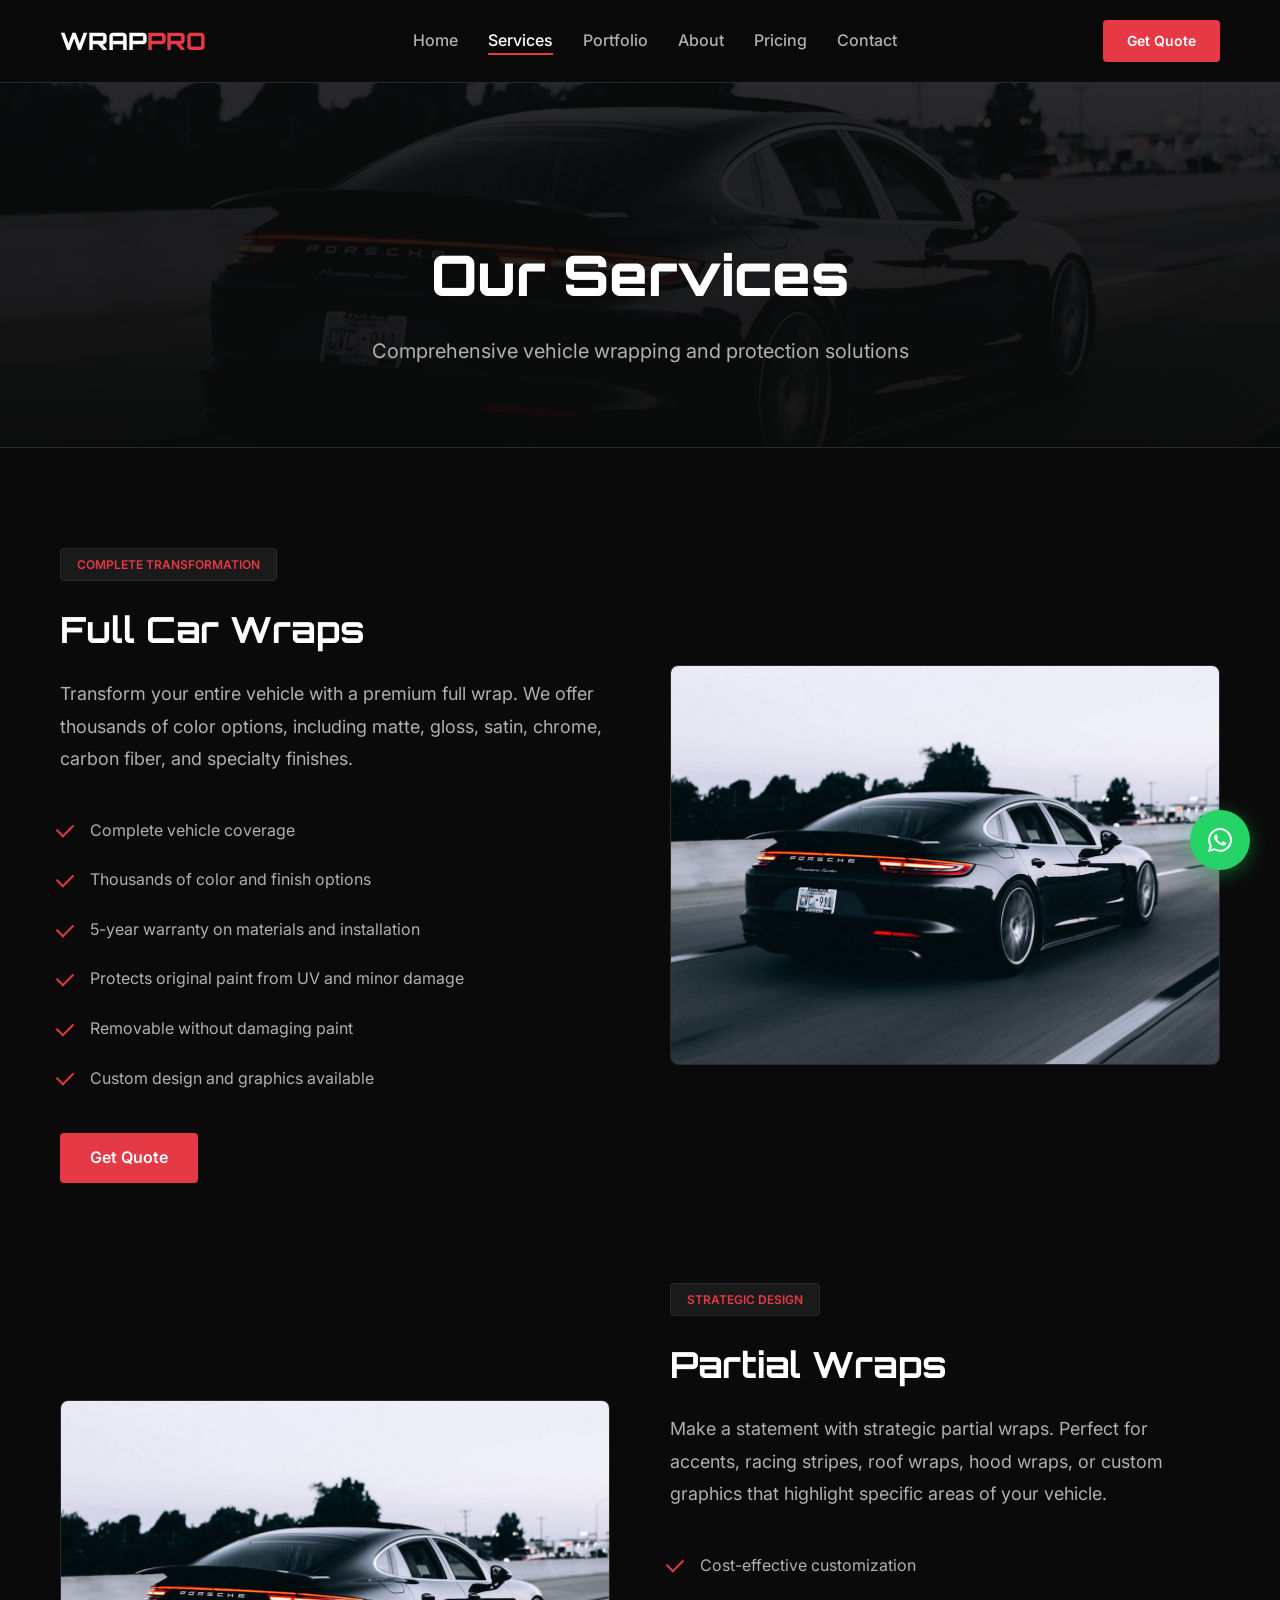
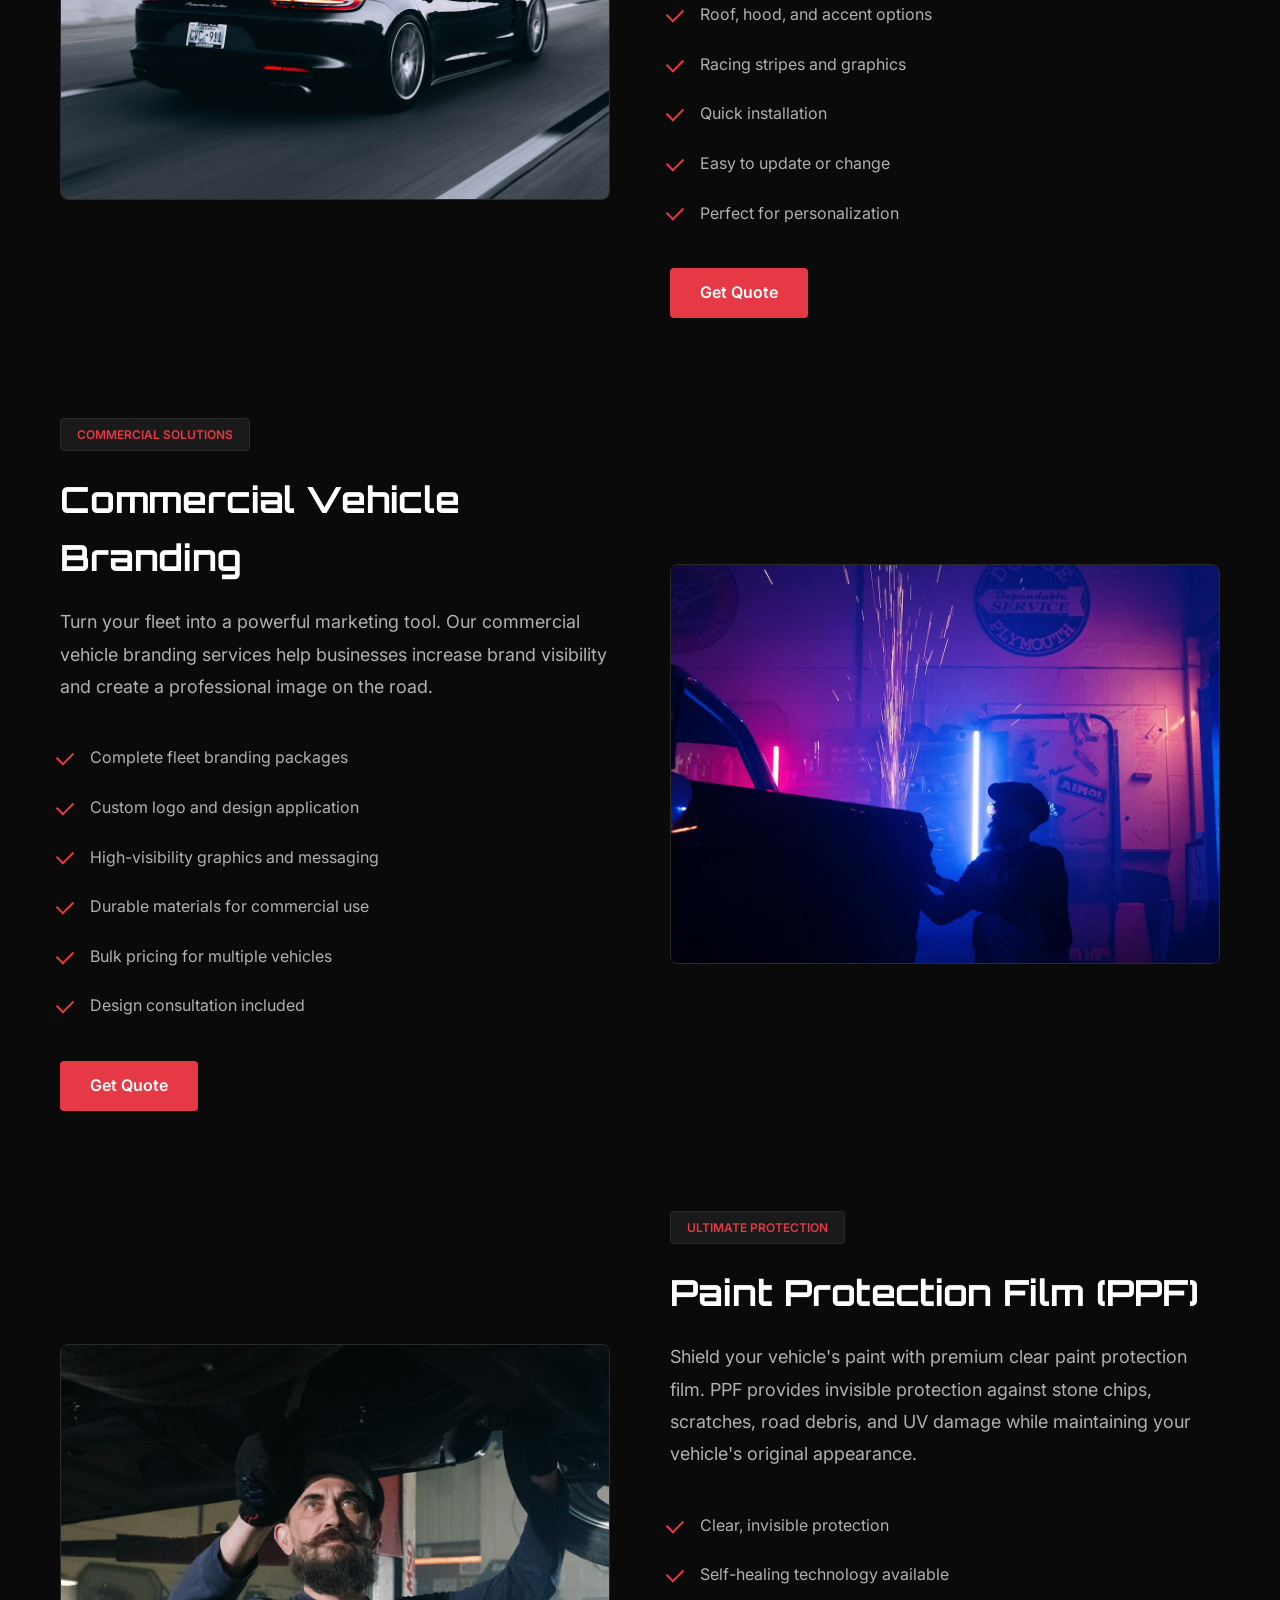
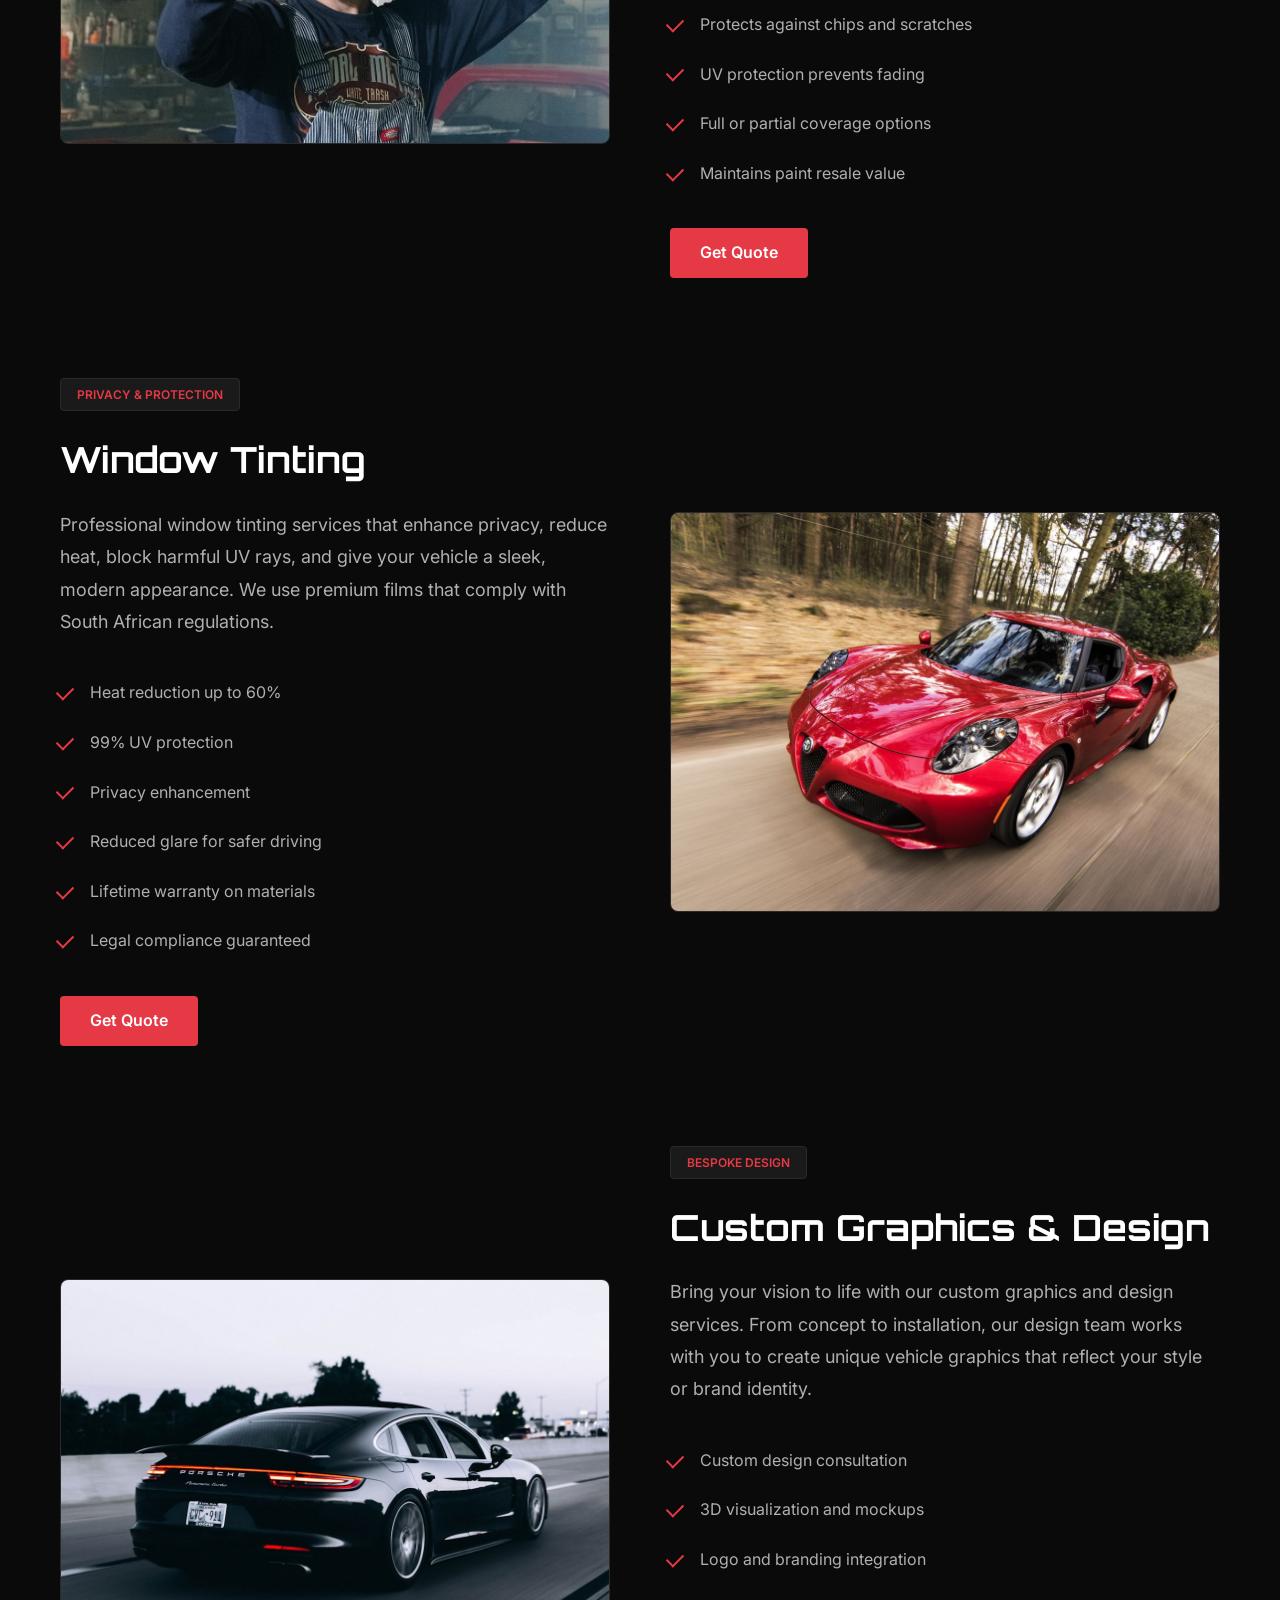
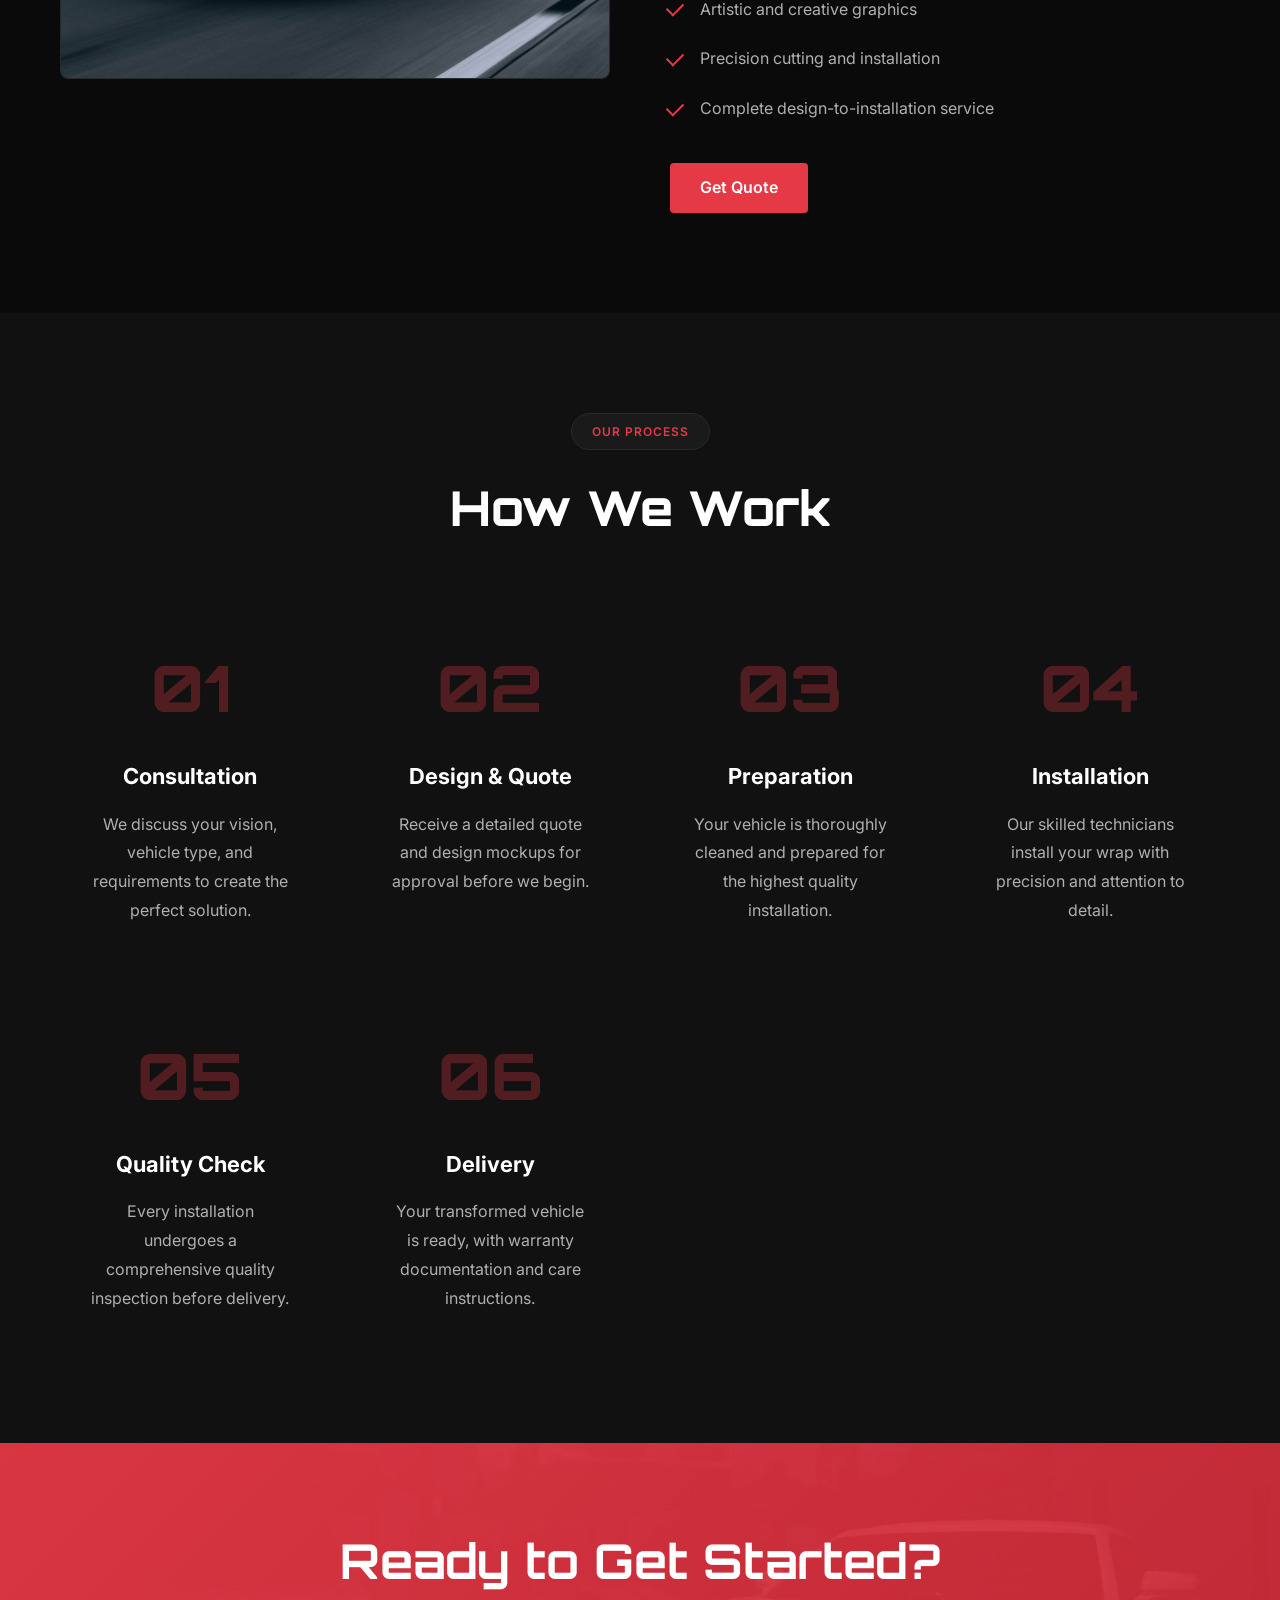
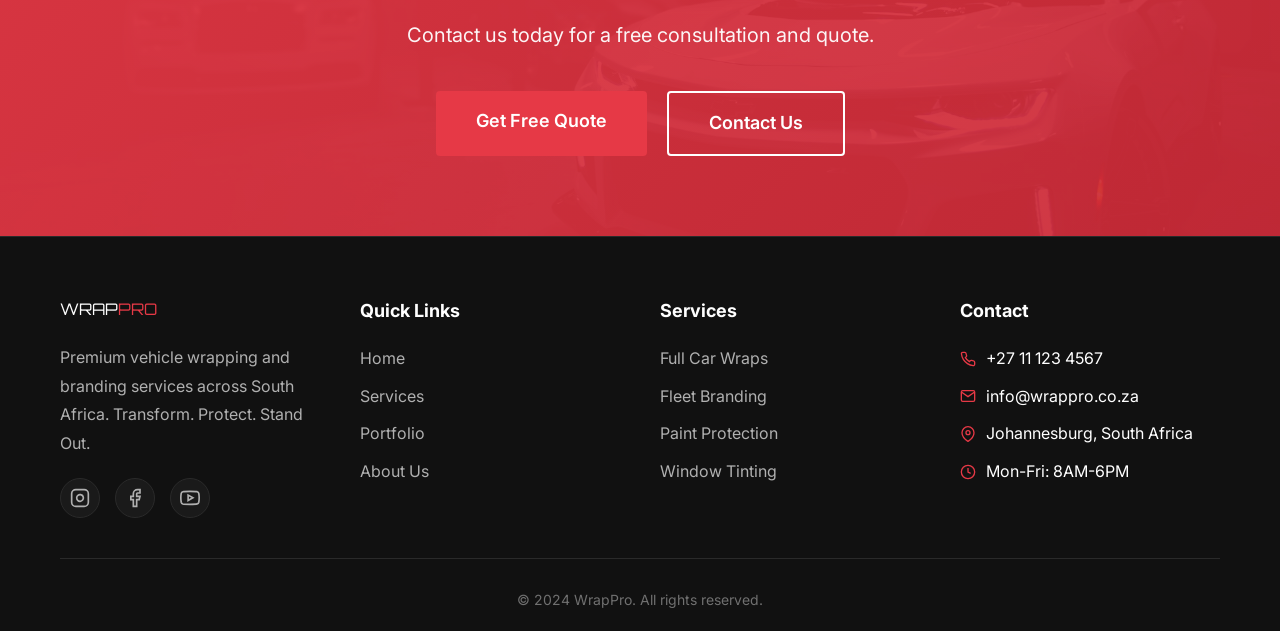
<file: car wrapping/services.html>
<!DOCTYPE html>
<html lang="en">
<head>
    <meta charset="UTF-8">
    <meta name="viewport" content="width=device-width, initial-scale=1.0">
    <meta name="description" content="Professional car wrapping services including full wraps, partial wraps, PPF, window tinting, and commercial fleet branding in South Africa.">
    <title>Car Wrapping Services | Full Wraps, PPF, Tinting & More</title>
    <link rel="stylesheet" href="style.css">
    <link rel="preconnect" href="https://fonts.googleapis.com">
    <link rel="preconnect" href="https://fonts.gstatic.com" crossorigin>
    <link href="https://fonts.googleapis.com/css2?family=Inter:wght@300;400;500;600;700;800;900&family=Orbitron:wght@400;500;600;700;800;900&display=swap" rel="stylesheet">
</head>
<body>
    <!-- Navigation -->
    <nav class="navbar">
        <div class="container">
            <div class="nav-wrapper">
                <div class="logo">
                    <a href="index.html"><span class="logo-text">WRAP<span class="logo-accent">PRO</span></span></a>
                </div>
                <ul class="nav-menu" id="navMenu">
                    <li><a href="index.html">Home</a></li>
                    <li><a href="services.html" class="active">Services</a></li>
                    <li><a href="portfolio.html">Portfolio</a></li>
                    <li><a href="about.html">About</a></li>
                    <li><a href="pricing.html">Pricing</a></li>
                    <li><a href="contact.html">Contact</a></li>
                </ul>
                <div class="nav-cta">
                    <a href="pricing.html" class="btn btn-primary">Get Quote</a>
                </div>
                <div class="hamburger" id="hamburger">
                    <span></span>
                    <span></span>
                    <span></span>
                </div>
            </div>
        </div>
    </nav>

    <!-- Page Header -->
    <section class="page-header">
        <div class="container">
            <h1>Our Services</h1>
            <p>Comprehensive vehicle wrapping and protection solutions</p>
        </div>
    </section>

    <!-- Services Detail -->
    <section class="services-detail">
        <div class="container">
            <!-- Full Car Wraps -->
            <div class="service-detail-item" id="full-wraps">
                <div class="service-detail-content">
                    <div class="service-detail-text">
                        <span class="service-tag">Complete Transformation</span>
                        <h2>Full Car Wraps</h2>
                        <p>Transform your entire vehicle with a premium full wrap. We offer thousands of color options, including matte, gloss, satin, chrome, carbon fiber, and specialty finishes.</p>
                        <ul class="service-features">
                            <li>Complete vehicle coverage</li>
                            <li>Thousands of color and finish options</li>
                            <li>5-year warranty on materials and installation</li>
                            <li>Protects original paint from UV and minor damage</li>
                            <li>Removable without damaging paint</li>
                            <li>Custom design and graphics available</li>
                        </ul>
                        <div class="service-cta">
                            <a href="pricing.html" class="btn btn-primary">Get Quote</a>
                        </div>
                    </div>
                    <div class="service-detail-image">
                        <img src="images/full-wrap.jpg" alt="Full car vinyl wrap installation" class="media-img" loading="lazy" width="800" height="500">
                    </div>
                </div>
            </div>

            <!-- Partial Wraps -->
            <div class="service-detail-item" id="partial-wraps">
                <div class="service-detail-content reverse">
                    <div class="service-detail-text">
                        <span class="service-tag">Strategic Design</span>
                        <h2>Partial Wraps</h2>
                        <p>Make a statement with strategic partial wraps. Perfect for accents, racing stripes, roof wraps, hood wraps, or custom graphics that highlight specific areas of your vehicle.</p>
                        <ul class="service-features">
                            <li>Cost-effective customization</li>
                            <li>Roof, hood, and accent options</li>
                            <li>Racing stripes and graphics</li>
                            <li>Quick installation</li>
                            <li>Easy to update or change</li>
                            <li>Perfect for personalization</li>
                        </ul>
                        <div class="service-cta">
                            <a href="pricing.html" class="btn btn-primary">Get Quote</a>
                        </div>
                    </div>
                    <div class="service-detail-image">
                        <img src="images/partial-wrap.jpg" alt="Partial wrap and racing stripes" class="media-img" loading="lazy" width="800" height="500">
                    </div>
                </div>
            </div>

            <!-- Fleet Branding -->
            <div class="service-detail-item" id="fleet-branding">
                <div class="service-detail-content">
                    <div class="service-detail-text">
                        <span class="service-tag">Commercial Solutions</span>
                        <h2>Commercial Vehicle Branding</h2>
                        <p>Turn your fleet into a powerful marketing tool. Our commercial vehicle branding services help businesses increase brand visibility and create a professional image on the road.</p>
                        <ul class="service-features">
                            <li>Complete fleet branding packages</li>
                            <li>Custom logo and design application</li>
                            <li>High-visibility graphics and messaging</li>
                            <li>Durable materials for commercial use</li>
                            <li>Bulk pricing for multiple vehicles</li>
                            <li>Design consultation included</li>
                        </ul>
                        <div class="service-cta">
                            <a href="pricing.html" class="btn btn-primary">Get Quote</a>
                        </div>
                    </div>
                    <div class="service-detail-image">
                        <img src="images/fleet.jpg" alt="Commercial fleet vehicle branding" class="media-img" loading="lazy" width="800" height="500">
                    </div>
                </div>
            </div>

            <!-- Paint Protection Film -->
            <div class="service-detail-item" id="ppf">
                <div class="service-detail-content reverse">
                    <div class="service-detail-text">
                        <span class="service-tag">Ultimate Protection</span>
                        <h2>Paint Protection Film (PPF)</h2>
                        <p>Shield your vehicle's paint with premium clear paint protection film. PPF provides invisible protection against stone chips, scratches, road debris, and UV damage while maintaining your vehicle's original appearance.</p>
                        <ul class="service-features">
                            <li>Clear, invisible protection</li>
                            <li>Self-healing technology available</li>
                            <li>Protects against chips and scratches</li>
                            <li>UV protection prevents fading</li>
                            <li>Full or partial coverage options</li>
                            <li>Maintains paint resale value</li>
                        </ul>
                        <div class="service-cta">
                            <a href="pricing.html" class="btn btn-primary">Get Quote</a>
                        </div>
                    </div>
                    <div class="service-detail-image">
                        <img src="images/ppf.jpg" alt="Paint protection film application" class="media-img" loading="lazy" width="800" height="500">
                    </div>
                </div>
            </div>

            <!-- Window Tinting -->
            <div class="service-detail-item" id="tinting">
                <div class="service-detail-content">
                    <div class="service-detail-text">
                        <span class="service-tag">Privacy & Protection</span>
                        <h2>Window Tinting</h2>
                        <p>Professional window tinting services that enhance privacy, reduce heat, block harmful UV rays, and give your vehicle a sleek, modern appearance. We use premium films that comply with South African regulations.</p>
                        <ul class="service-features">
                            <li>Heat reduction up to 60%</li>
                            <li>99% UV protection</li>
                            <li>Privacy enhancement</li>
                            <li>Reduced glare for safer driving</li>
                            <li>Lifetime warranty on materials</li>
                            <li>Legal compliance guaranteed</li>
                        </ul>
                        <div class="service-cta">
                            <a href="pricing.html" class="btn btn-primary">Get Quote</a>
                        </div>
                    </div>
                    <div class="service-detail-image">
                        <img src="images/tinting.jpg" alt="Professional automotive window tinting" class="media-img" loading="lazy" width="800" height="500">
                    </div>
                </div>
            </div>

            <!-- Custom Graphics -->
            <div class="service-detail-item" id="custom-graphics">
                <div class="service-detail-content reverse">
                    <div class="service-detail-text">
                        <span class="service-tag">Bespoke Design</span>
                        <h2>Custom Graphics & Design</h2>
                        <p>Bring your vision to life with our custom graphics and design services. From concept to installation, our design team works with you to create unique vehicle graphics that reflect your style or brand identity.</p>
                        <ul class="service-features">
                            <li>Custom design consultation</li>
                            <li>3D visualization and mockups</li>
                            <li>Logo and branding integration</li>
                            <li>Artistic and creative graphics</li>
                            <li>Precision cutting and installation</li>
                            <li>Complete design-to-installation service</li>
                        </ul>
                        <div class="service-cta">
                            <a href="pricing.html" class="btn btn-primary">Get Quote</a>
                        </div>
                    </div>
                    <div class="service-detail-image">
                        <img src="images/custom-graphics.jpg" alt="Custom vehicle graphics and design" class="media-img" loading="lazy" width="800" height="500">
                    </div>
                </div>
            </div>
        </div>
    </section>

    <!-- Process Section -->
    <section class="process-section">
        <div class="container">
            <div class="section-header">
                <span class="section-tag">Our Process</span>
                <h2 class="section-title">How We Work</h2>
            </div>
            <div class="process-steps">
                <div class="process-step">
                    <div class="step-number">01</div>
                    <h3>Consultation</h3>
                    <p>We discuss your vision, vehicle type, and requirements to create the perfect solution.</p>
                </div>
                <div class="process-step">
                    <div class="step-number">02</div>
                    <h3>Design & Quote</h3>
                    <p>Receive a detailed quote and design mockups for approval before we begin.</p>
                </div>
                <div class="process-step">
                    <div class="step-number">03</div>
                    <h3>Preparation</h3>
                    <p>Your vehicle is thoroughly cleaned and prepared for the highest quality installation.</p>
                </div>
                <div class="process-step">
                    <div class="step-number">04</div>
                    <h3>Installation</h3>
                    <p>Our skilled technicians install your wrap with precision and attention to detail.</p>
                </div>
                <div class="process-step">
                    <div class="step-number">05</div>
                    <h3>Quality Check</h3>
                    <p>Every installation undergoes a comprehensive quality inspection before delivery.</p>
                </div>
                <div class="process-step">
                    <div class="step-number">06</div>
                    <h3>Delivery</h3>
                    <p>Your transformed vehicle is ready, with warranty documentation and care instructions.</p>
                </div>
            </div>
        </div>
    </section>

    <!-- CTA Section -->
    <section class="cta-section">
        <div class="container">
            <div class="cta-content">
                <h2>Ready to Get Started?</h2>
                <p>Contact us today for a free consultation and quote.</p>
                <div class="cta-buttons">
                    <a href="pricing.html" class="btn btn-primary btn-large">Get Free Quote</a>
                    <a href="contact.html" class="btn btn-outline btn-large">Contact Us</a>
                </div>
            </div>
        </div>
    </section>

    <!-- Footer -->
    <footer class="footer">
        <div class="container">
            <div class="footer-content">
                <div class="footer-section">
                    <div class="footer-logo">
                        <span class="logo-text">WRAP<span class="logo-accent">PRO</span></span>
                    </div>
                    <p>Premium vehicle wrapping and branding services across South Africa. Transform. Protect. Stand Out.</p>
                    <div class="social-links">
                        <a href="#" aria-label="Instagram"><svg class="icon" aria-hidden="true"><use href="assets/icons.svg#icon-instagram"></use></svg></a>
                        <a href="#" aria-label="Facebook"><svg class="icon" aria-hidden="true"><use href="assets/icons.svg#icon-facebook"></use></svg></a>
                        <a href="#" aria-label="YouTube"><svg class="icon" aria-hidden="true"><use href="assets/icons.svg#icon-youtube"></use></svg></a>
                    </div>
                </div>
                <div class="footer-section">
                    <h4>Quick Links</h4>
                    <ul>
                        <li><a href="index.html">Home</a></li>
                        <li><a href="services.html">Services</a></li>
                        <li><a href="portfolio.html">Portfolio</a></li>
                        <li><a href="about.html">About Us</a></li>
                    </ul>
                </div>
                <div class="footer-section">
                    <h4>Services</h4>
                    <ul>
                        <li><a href="services.html#full-wraps">Full Car Wraps</a></li>
                        <li><a href="services.html#fleet-branding">Fleet Branding</a></li>
                        <li><a href="services.html#ppf">Paint Protection</a></li>
                        <li><a href="services.html#tinting">Window Tinting</a></li>
                    </ul>
                </div>
                <div class="footer-section">
                    <h4>Contact</h4>
                    <ul class="footer-contact">
                        <li><svg class="icon icon-sm" aria-hidden="true"><use href="assets/icons.svg#icon-phone"></use></svg> +27 11 123 4567</li>
                        <li><svg class="icon icon-sm" aria-hidden="true"><use href="assets/icons.svg#icon-mail"></use></svg> info@wrappro.co.za</li>
                        <li><svg class="icon icon-sm" aria-hidden="true"><use href="assets/icons.svg#icon-map"></use></svg> Johannesburg, South Africa</li>
                        <li><svg class="icon icon-sm" aria-hidden="true"><use href="assets/icons.svg#icon-clock"></use></svg> Mon-Fri: 8AM-6PM</li>
                    </ul>
                </div>
            </div>
            <div class="footer-bottom">
                <p>&copy; 2024 WrapPro. All rights reserved.</p>
            </div>
        </div>
    </footer>

    <!-- WhatsApp Floating Button -->
    <a href="https://wa.me/27111234567?text=Hi,%20I'm%20interested%20in%20your%20car%20wrapping%20services" class="whatsapp-float" target="_blank" aria-label="Contact us on WhatsApp">
        <svg width="24" height="24" viewBox="0 0 24 24" fill="currentColor">
            <path d="M17.472 14.382c-.297-.149-1.758-.867-2.03-.967-.273-.099-.471-.148-.67.15-.197.297-.767.966-.94 1.164-.173.199-.347.223-.644.075-.297-.15-1.255-.463-2.39-1.475-.883-.788-1.48-1.761-1.653-2.059-.173-.297-.018-.458.13-.606.134-.133.298-.347.446-.52.149-.174.198-.298.298-.497.099-.198.05-.371-.025-.52-.075-.149-.669-1.612-.916-2.207-.242-.579-.487-.5-.669-.51-.173-.008-.371-.01-.57-.01-.198 0-.52.074-.792.372-.272.297-1.04 1.016-1.04 2.479 0 1.462 1.065 2.875 1.213 3.074.149.198 2.096 3.2 5.077 4.487.709.306 1.262.489 1.694.625.712.227 1.36.195 1.871.118.571-.085 1.758-.719 2.006-1.413.248-.694.248-1.289.173-1.413-.074-.124-.272-.198-.57-.347m-5.421 7.403h-.004a9.87 9.87 0 01-5.031-1.378l-.361-.214-3.741.982.998-3.648-.235-.374a9.86 9.86 0 01-1.51-5.26c.001-5.45 4.436-9.884 9.888-9.884 2.64 0 5.122 1.03 6.988 2.898a9.825 9.825 0 012.893 6.994c-.003 5.45-4.437 9.884-9.885 9.884m8.413-18.297A11.815 11.815 0 0012.05 0C5.495 0 .16 5.335.157 11.892c0 2.096.547 4.142 1.588 5.945L.057 24l6.305-1.654a11.882 11.882 0 005.683 1.448h.005c6.554 0 11.89-5.335 11.893-11.893a11.821 11.821 0 00-3.48-8.413Z"/>
        </svg>
    </a>

    <script src="main.js"></script>
</body>
</html>
</file>
<file: car wrapping/style.css>
/* ============================================
   WRAPPRO - CAR WRAPPING COMPANY WEBSITE
   Dark Automotive Theme
   ============================================ */

/* Reset & Base Styles */
* {
    margin: 0;
    padding: 0;
    box-sizing: border-box;
}

:root {
    /* Colors */
    --primary-bg: #0a0a0a;
    --secondary-bg: #111111;
    --tertiary-bg: #1a1a1a;
    --accent-red: #e63946;
    --accent-yellow: #ffd60a;
    --accent-blue: #00d4ff;
    --text-primary: #ffffff;
    --text-secondary: #b0b0b0;
    --text-muted: #707070;
    --border-color: #2a2a2a;
    --hover-bg: #1f1f1f;
    
    /* Typography */
    --font-primary: 'Inter', sans-serif;
    --font-display: 'Orbitron', sans-serif;
    
    /* Spacing */
    --container-width: 1200px;
    --section-padding: 100px 0;
    --transition: all 0.3s ease;
}

html {
    scroll-behavior: smooth;
}

body {
    font-family: var(--font-primary);
    background-color: var(--primary-bg);
    color: var(--text-primary);
    line-height: 1.6;
    overflow-x: hidden;
}

.container {
    max-width: var(--container-width);
    margin: 0 auto;
    padding: 0 20px;
}

/* ============================================
   NAVIGATION
   ============================================ */

.navbar {
    position: fixed;
    top: 0;
    left: 0;
    right: 0;
    background: rgba(10, 10, 10, 0.95);
    backdrop-filter: blur(10px);
    z-index: 1000;
    padding: 20px 0;
    border-bottom: 1px solid var(--border-color);
}

.nav-wrapper {
    display: flex;
    justify-content: space-between;
    align-items: center;
}

.logo {
    font-size: 24px;
    font-weight: 800;
}

.logo a {
    text-decoration: none;
    color: var(--text-primary);
}

.logo-text {
    font-family: var(--font-display);
    color: var(--text-primary);
}

.logo-accent {
    color: var(--accent-red);
}

.nav-menu {
    display: flex;
    list-style: none;
    gap: 30px;
    align-items: center;
}

.nav-menu a {
    color: var(--text-secondary);
    text-decoration: none;
    font-weight: 500;
    transition: var(--transition);
    position: relative;
}

.nav-menu a:hover,
.nav-menu a.active {
    color: var(--text-primary);
}

.nav-menu a.active::after {
    content: '';
    position: absolute;
    bottom: -5px;
    left: 0;
    right: 0;
    height: 2px;
    background: var(--accent-red);
}

.nav-cta .btn {
    padding: 10px 24px;
    font-size: 14px;
}

.hamburger {
    display: none;
    flex-direction: column;
    cursor: pointer;
    gap: 5px;
}

.hamburger span {
    width: 25px;
    height: 2px;
    background: var(--text-primary);
    transition: var(--transition);
}

/* ============================================
   BUTTONS
   ============================================ */

.btn {
    display: inline-block;
    padding: 12px 30px;
    text-decoration: none;
    border-radius: 4px;
    font-weight: 600;
    transition: var(--transition);
    border: none;
    cursor: pointer;
    font-family: var(--font-primary);
    font-size: 16px;
}

.btn-primary {
    background: var(--accent-red);
    color: var(--text-primary);
}

.btn-primary:hover {
    background: #c92a37;
    transform: translateY(-2px);
    box-shadow: 0 10px 25px rgba(230, 57, 70, 0.3);
}

.btn-secondary {
    background: transparent;
    color: var(--text-primary);
    border: 2px solid var(--text-primary);
}

.btn-secondary:hover {
    background: var(--text-primary);
    color: var(--primary-bg);
}

.btn-outline {
    background: transparent;
    color: var(--text-primary);
    border: 2px solid var(--text-primary);
}

.btn-outline:hover {
    background: var(--text-primary);
    color: var(--primary-bg);
}

.btn-large {
    padding: 16px 40px;
    font-size: 18px;
}

.btn-block {
    width: 100%;
    text-align: center;
}

/* ============================================
   HERO SECTION
   ============================================ */

.hero {
    position: relative;
    min-height: 100vh;
    display: flex;
    align-items: center;
    justify-content: center;
    overflow: hidden;
    margin-top: 80px;
}

.hero-background {
    position: absolute;
    top: 0;
    left: 0;
    right: 0;
    bottom: 0;
    z-index: -1;
}

.hero-overlay {
    position: absolute;
    top: 0;
    left: 0;
    right: 0;
    bottom: 0;
    background: linear-gradient(135deg, rgba(10, 10, 10, 0.88) 0%, rgba(10, 10, 10, 0.55) 50%, rgba(10, 10, 10, 0.82) 100%);
    z-index: 1;
}

.hero-video-placeholder {
    position: absolute;
    top: 0;
    left: 0;
    right: 0;
    bottom: 0;
    background: linear-gradient(135deg, #1a1a1a 0%, #0a0a0a 100%);
}

.hero-bg-photo {
    width: 100%;
    height: 100%;
    object-fit: cover;
    object-position: center;
    display: block;
}

.hero-content {
    position: relative;
    z-index: 2;
    text-align: center;
    max-width: 900px;
    padding: 40px 20px;
}

.hero-title {
    font-family: var(--font-display);
    font-size: clamp(36px, 8vw, 72px);
    font-weight: 900;
    line-height: 1.1;
    margin-bottom: 30px;
}

.title-line {
    display: block;
}

.title-line.accent {
    color: var(--accent-red);
}

.hero-subtitle {
    font-size: 20px;
    color: var(--text-secondary);
    margin-bottom: 40px;
    line-height: 1.8;
}

.hero-cta {
    display: flex;
    gap: 20px;
    justify-content: center;
    flex-wrap: wrap;
}

.scroll-indicator {
    position: absolute;
    bottom: 30px;
    left: 50%;
    transform: translateX(-50%);
    display: flex;
    flex-direction: column;
    align-items: center;
    gap: 10px;
    color: var(--text-secondary);
    font-size: 12px;
    z-index: 2;
}

.scroll-arrow {
    width: 2px;
    height: 30px;
    background: var(--text-secondary);
    animation: scroll 2s infinite;
}

@keyframes scroll {
    0%, 100% { opacity: 1; transform: translateY(0); }
    50% { opacity: 0.3; transform: translateY(10px); }
}

/* ============================================
   TRUST BADGES
   ============================================ */

.trust-badges {
    padding: 60px 0;
    background: var(--secondary-bg);
    border-top: 1px solid var(--border-color);
    border-bottom: 1px solid var(--border-color);
}

.badges-grid {
    display: grid;
    grid-template-columns: repeat(auto-fit, minmax(200px, 1fr));
    gap: 40px;
    text-align: center;
}

.badge-item {
    padding: 20px;
}

.badge-number {
    font-family: var(--font-display);
    font-size: 48px;
    font-weight: 800;
    color: var(--accent-red);
    margin-bottom: 10px;
}

.badge-label {
    color: var(--text-secondary);
    font-size: 14px;
    text-transform: uppercase;
    letter-spacing: 1px;
}

/* ============================================
   SECTIONS
   ============================================ */

section {
    padding: var(--section-padding);
}

.section-header {
    text-align: center;
    margin-bottom: 60px;
}

.section-tag {
    display: inline-block;
    padding: 8px 20px;
    background: var(--tertiary-bg);
    border: 1px solid var(--border-color);
    border-radius: 20px;
    color: var(--accent-red);
    font-size: 12px;
    font-weight: 600;
    text-transform: uppercase;
    letter-spacing: 1px;
    margin-bottom: 20px;
}

.section-title {
    font-family: var(--font-display);
    font-size: clamp(32px, 5vw, 48px);
    font-weight: 800;
    margin-bottom: 20px;
}

.section-description {
    font-size: 18px;
    color: var(--text-secondary);
    max-width: 700px;
    margin: 0 auto;
}

/* ============================================
   SERVICES PREVIEW
   ============================================ */

.services-preview {
    background: var(--primary-bg);
}

.services-grid {
    display: grid;
    grid-template-columns: repeat(auto-fit, minmax(300px, 1fr));
    gap: 30px;
}

.service-card {
    background: var(--secondary-bg);
    border: 1px solid var(--border-color);
    border-radius: 8px;
    padding: 0;
    overflow: hidden;
    transition: var(--transition);
    text-align: center;
}

.service-card:hover {
    transform: translateY(-5px);
    border-color: var(--accent-red);
    box-shadow: 0 10px 30px rgba(230, 57, 70, 0.1);
}

.service-card-media {
    position: relative;
    width: 100%;
    height: 200px;
    overflow: hidden;
}

.service-card-media img {
    position: absolute;
    inset: 0;
    width: 100%;
    height: 100%;
    object-fit: cover;
    display: block;
    transition: transform 0.5s ease;
}

.service-card:hover .service-card-media img {
    transform: scale(1.06);
}

.service-card-body {
    padding: 28px 24px 32px;
}

.service-icon {
    display: none;
}

.service-card h3,
.service-card-body h3 {
    font-size: 24px;
    margin-bottom: 15px;
    color: var(--text-primary);
}

.service-card p,
.service-card-body p {
    color: var(--text-secondary);
    margin-bottom: 20px;
    line-height: 1.8;
}

.service-link {
    color: var(--accent-red);
    text-decoration: none;
    font-weight: 600;
    transition: var(--transition);
}

.service-link:hover {
    color: var(--text-primary);
}

/* ============================================
   WHY CHOOSE US
   ============================================ */

.why-choose-us {
    background: var(--secondary-bg);
}

.why-content {
    display: grid;
    grid-template-columns: 1fr 1fr;
    gap: 60px;
    align-items: center;
}

.why-features {
    display: flex;
    flex-direction: column;
    gap: 30px;
}

.why-feature {
    display: flex;
    gap: 20px;
}

.feature-icon {
    width: 40px;
    height: 40px;
    background: var(--accent-red);
    border-radius: 50%;
    display: flex;
    align-items: center;
    justify-content: center;
    flex-shrink: 0;
    color: var(--text-primary);
}

.feature-content h3 {
    font-size: 20px;
    margin-bottom: 10px;
    color: var(--text-primary);
}

.feature-content p {
    color: var(--text-secondary);
    line-height: 1.8;
}

.why-image,
.media-frame,
.story-image {
    width: 100%;
    height: 500px;
    border-radius: 8px;
    overflow: hidden;
    border: 1px solid var(--border-color);
    position: relative;
}

.media-img {
    width: 100%;
    height: 100%;
    object-fit: cover;
    display: block;
}

.image-placeholder {
    width: 100%;
    height: 100%;
    background: var(--tertiary-bg);
    display: flex;
    align-items: center;
    justify-content: center;
    color: var(--text-muted);
}

/* ============================================
   TESTIMONIALS
   ============================================ */

.testimonials-preview {
    background: var(--primary-bg);
}

.testimonials-grid {
    display: grid;
    grid-template-columns: repeat(auto-fit, minmax(300px, 1fr));
    gap: 30px;
}

.testimonial-card {
    background: var(--secondary-bg);
    border: 1px solid var(--border-color);
    border-radius: 8px;
    padding: 40px;
    transition: var(--transition);
}

.testimonial-card:hover {
    transform: translateY(-5px);
    border-color: var(--accent-red);
}

.testimonial-stars {
    color: var(--accent-yellow);
    font-size: 20px;
    margin-bottom: 20px;
}

.testimonial-text {
    color: var(--text-secondary);
    font-style: italic;
    margin-bottom: 25px;
    line-height: 1.8;
}

.testimonial-author {
    display: flex;
    flex-direction: column;
    gap: 5px;
}

.testimonial-author strong {
    color: var(--text-primary);
    font-size: 16px;
}

.testimonial-author span {
    color: var(--text-muted);
    font-size: 14px;
}

/* ============================================
   CTA SECTION
   ============================================ */

.cta-section {
    background:
        linear-gradient(135deg, rgba(230, 57, 70, 0.94) 0%, rgba(201, 42, 55, 0.94) 100%),
        url('images/hero.jpg') center / cover no-repeat;
    text-align: center;
    padding: 80px 0;
}

.cta-content h2 {
    font-family: var(--font-display);
    font-size: clamp(32px, 5vw, 48px);
    margin-bottom: 20px;
}

.cta-content p {
    font-size: 20px;
    margin-bottom: 40px;
    opacity: 0.95;
}

.cta-buttons {
    display: flex;
    gap: 20px;
    justify-content: center;
    flex-wrap: wrap;
}

.cta-section .btn-outline {
    border-color: var(--text-primary);
    color: var(--text-primary);
}

.cta-section .btn-outline:hover {
    background: var(--text-primary);
    color: var(--accent-red);
}

/* ============================================
   PAGE HEADER
   ============================================ */

.page-header {
    padding: 150px 0 80px;
    text-align: center;
    background:
        linear-gradient(180deg, rgba(10, 10, 10, 0.85) 0%, rgba(10, 10, 10, 0.95) 100%),
        url('images/partial-wrap.jpg') center / cover no-repeat;
    border-bottom: 1px solid var(--border-color);
    margin-top: 80px;
    position: relative;
}

.page-header h1 {
    font-family: var(--font-display);
    font-size: clamp(36px, 6vw, 56px);
    font-weight: 800;
    margin-bottom: 15px;
}

.page-header p {
    font-size: 20px;
    color: var(--text-secondary);
}

/* ============================================
   SERVICES DETAIL
   ============================================ */

.services-detail {
    background: var(--primary-bg);
}

.service-detail-item {
    margin-bottom: 100px;
}

.service-detail-item:last-child {
    margin-bottom: 0;
}

.service-detail-content {
    display: grid;
    grid-template-columns: 1fr 1fr;
    gap: 60px;
    align-items: center;
}

.service-detail-content.reverse {
    direction: rtl;
}

.service-detail-content.reverse > * {
    direction: ltr;
}

.service-tag {
    display: inline-block;
    padding: 6px 16px;
    background: var(--tertiary-bg);
    border: 1px solid var(--border-color);
    border-radius: 4px;
    color: var(--accent-red);
    font-size: 12px;
    font-weight: 600;
    text-transform: uppercase;
    margin-bottom: 20px;
}

.service-detail-text h2 {
    font-family: var(--font-display);
    font-size: 36px;
    margin-bottom: 20px;
}

.service-detail-text > p {
    font-size: 18px;
    color: var(--text-secondary);
    margin-bottom: 30px;
    line-height: 1.8;
}

.service-features {
    list-style: none;
    margin-bottom: 30px;
}

.service-features li {
    padding: 12px 0;
    padding-left: 30px;
    position: relative;
    color: var(--text-secondary);
}

.service-features li::before {
    content: '';
    position: absolute;
    left: 0;
    top: 50%;
    transform: translateY(-50%);
    width: 8px;
    height: 14px;
    border: solid var(--accent-red);
    border-width: 0 2px 2px 0;
    transform: translateY(-60%) rotate(45deg);
}

.service-detail-image {
    width: 100%;
    height: 400px;
    min-height: 400px;
    border-radius: 8px;
    overflow: hidden;
    border: 1px solid var(--border-color);
    position: relative;
}

.service-detail-image img {
    position: absolute;
    inset: 0;
    width: 100%;
    height: 100%;
    object-fit: cover;
    display: block;
}

/* ============================================
   PROCESS SECTION
   ============================================ */

.process-section {
    background: var(--secondary-bg);
}

.process-steps {
    display: grid;
    grid-template-columns: repeat(auto-fit, minmax(250px, 1fr));
    gap: 40px;
}

.process-step {
    text-align: center;
    padding: 30px;
}

.step-number {
    font-family: var(--font-display);
    font-size: 64px;
    font-weight: 800;
    color: var(--accent-red);
    opacity: 0.3;
    margin-bottom: 20px;
}

.process-step h3 {
    font-size: 22px;
    margin-bottom: 15px;
    color: var(--text-primary);
}

.process-step p {
    color: var(--text-secondary);
    line-height: 1.8;
}

/* ============================================
   PORTFOLIO
   ============================================ */

.portfolio-filters {
    padding: 40px 0;
    background: var(--secondary-bg);
    border-bottom: 1px solid var(--border-color);
}

.filter-buttons {
    display: flex;
    gap: 15px;
    justify-content: center;
    flex-wrap: wrap;
}

.filter-btn {
    padding: 10px 24px;
    background: var(--tertiary-bg);
    border: 1px solid var(--border-color);
    color: var(--text-secondary);
    border-radius: 4px;
    cursor: pointer;
    transition: var(--transition);
    font-family: var(--font-primary);
    font-size: 14px;
    font-weight: 600;
}

.filter-btn:hover,
.filter-btn.active {
    background: var(--accent-red);
    border-color: var(--accent-red);
    color: var(--text-primary);
}

.portfolio-grid-section {
    padding: 60px 0;
    background: var(--primary-bg);
}

.portfolio-grid {
    display: grid;
    grid-template-columns: repeat(auto-fill, minmax(350px, 1fr));
    gap: 30px;
}

.portfolio-item {
    position: relative;
    overflow: hidden;
    border-radius: 8px;
    aspect-ratio: 4/3;
    cursor: pointer;
}

.portfolio-image {
    width: 100%;
    height: 100%;
    position: relative;
}

.portfolio-image img {
    position: absolute;
    top: 0;
    left: 0;
    width: 100%;
    height: 100%;
    object-fit: cover;
    display: block;
    transition: transform 0.5s ease;
}

.portfolio-item:hover .portfolio-image img {
    transform: scale(1.05);
}

.portfolio-overlay {
    position: absolute;
    top: 0;
    left: 0;
    right: 0;
    bottom: 0;
    z-index: 2;
    background: linear-gradient(to top, rgba(10, 10, 10, 0.95) 0%, transparent 100%);
    display: flex;
    flex-direction: column;
    justify-content: flex-end;
    padding: 30px;
    opacity: 0;
    transition: var(--transition);
}

.portfolio-item:hover .portfolio-overlay {
    opacity: 1;
}

.portfolio-overlay h3 {
    font-size: 24px;
    margin-bottom: 10px;
    color: var(--text-primary);
}

.portfolio-overlay p {
    color: var(--text-secondary);
    margin-bottom: 20px;
}

.view-btn {
    padding: 10px 20px;
    background: var(--accent-red);
    color: var(--text-primary);
    border: none;
    border-radius: 4px;
    cursor: pointer;
    font-weight: 600;
    transition: var(--transition);
    width: fit-content;
}

.view-btn:hover {
    background: #c92a37;
    transform: translateY(-2px);
}

/* ============================================
   BEFORE & AFTER
   ============================================ */

.before-after-section {
    background: var(--secondary-bg);
    padding: 80px 0;
}

.before-after-slider {
    max-width: 1000px;
    margin: 0 auto;
}

.ba-slide {
    position: relative;
}

.ba-container {
    position: relative;
    width: 100%;
    height: 500px;
    overflow: hidden;
    border-radius: 8px;
}

.ba-image {
    position: absolute;
    top: 0;
    left: 0;
    width: 100%;
    height: 100%;
    overflow: hidden;
}

.ba-image img {
    position: absolute;
    top: 0;
    left: 0;
    width: 100%;
    height: 100%;
    object-fit: cover;
    display: block;
}

.ba-before {
    width: 50%;
    z-index: 2;
    clip-path: inset(0 50% 0 0);
}

.ba-after {
    z-index: 1;
}

.ba-label {
    position: absolute;
    top: 20px;
    padding: 8px 16px;
    background: rgba(10, 10, 10, 0.8);
    color: var(--text-primary);
    font-weight: 600;
    border-radius: 4px;
}

.ba-before .ba-label {
    left: 20px;
}

.ba-after .ba-label {
    right: 20px;
}

.ba-control {
    margin-top: 20px;
}

.ba-slider {
    width: 100%;
    height: 6px;
    background: var(--tertiary-bg);
    border-radius: 3px;
    outline: none;
    -webkit-appearance: none;
}

.ba-slider::-webkit-slider-thumb {
    -webkit-appearance: none;
    width: 20px;
    height: 20px;
    background: var(--accent-red);
    border-radius: 50%;
    cursor: pointer;
}

.ba-slider::-moz-range-thumb {
    width: 20px;
    height: 20px;
    background: var(--accent-red);
    border-radius: 50%;
    cursor: pointer;
    border: none;
}

/* ============================================
   CLIENT LOGOS
   ============================================ */

.client-logos {
    background: var(--primary-bg);
    padding: 60px 0;
}

.logos-grid {
    display: grid;
    grid-template-columns: repeat(auto-fit, minmax(150px, 1fr));
    gap: 40px;
    align-items: center;
}

.logo-item {
    height: 80px;
    background: var(--tertiary-bg);
    border: 1px solid var(--border-color);
    border-radius: 8px;
    display: flex;
    align-items: center;
    justify-content: center;
    color: var(--text-muted);
    font-size: 13px;
    font-weight: 700;
    letter-spacing: 0.08em;
    text-transform: uppercase;
    text-align: center;
    padding: 20px;
    transition: var(--transition);
}

.logo-item:hover {
    border-color: var(--accent-red);
    transform: translateY(-3px);
}

/* ============================================
   LIGHTBOX
   ============================================ */

.lightbox {
    display: none;
    position: fixed;
    top: 0;
    left: 0;
    right: 0;
    bottom: 0;
    background: rgba(10, 10, 10, 0.95);
    z-index: 2000;
    align-items: center;
    justify-content: center;
    padding: 40px;
}

.lightbox.active {
    display: flex;
}

.lightbox-content {
    position: relative;
    max-width: 1200px;
    max-height: 90vh;
}

.lightbox-close {
    position: absolute;
    top: -40px;
    right: 0;
    color: var(--text-primary);
    font-size: 40px;
    cursor: pointer;
    line-height: 1;
    transition: var(--transition);
}

.lightbox-close:hover {
    color: var(--accent-red);
}

.lightbox-image {
    width: 100%;
    max-height: 80vh;
    overflow: hidden;
    border-radius: 8px;
}

.lightbox-image .image-placeholder {
    width: 100%;
    height: 600px;
}

.lightbox-info {
    margin-top: 20px;
    text-align: center;
}

.lightbox-info h3 {
    font-size: 24px;
    margin-bottom: 10px;
}

.lightbox-info p {
    color: var(--text-secondary);
}

/* ============================================
   ABOUT PAGE
   ============================================ */

.story-section {
    background: var(--primary-bg);
    padding: 80px 0;
}

.story-content {
    display: grid;
    grid-template-columns: 1fr 1fr;
    gap: 60px;
    align-items: center;
}

.story-text p {
    font-size: 18px;
    color: var(--text-secondary);
    line-height: 1.8;
    margin-bottom: 20px;
}

.mission-values {
    background: var(--secondary-bg);
    padding: 80px 0;
}

.mission-grid {
    display: grid;
    grid-template-columns: repeat(auto-fit, minmax(300px, 1fr));
    gap: 40px;
}

.mission-card {
    background: var(--tertiary-bg);
    border: 1px solid var(--border-color);
    border-radius: 8px;
    padding: 40px;
    text-align: center;
}

.mission-icon {
    width: 56px;
    height: 56px;
    margin: 0 auto 20px;
    background: var(--accent-red);
    border-radius: 50%;
    display: flex;
    align-items: center;
    justify-content: center;
    font-family: var(--font-display);
    font-size: 18px;
    font-weight: 800;
    color: var(--text-primary);
}

.story-image img {
    position: absolute;
    inset: 0;
    width: 100%;
    height: 100%;
    object-fit: cover;
    display: block;
}

.mission-card h3 {
    font-size: 24px;
    margin-bottom: 15px;
    color: var(--text-primary);
}

.mission-card p {
    color: var(--text-secondary);
    line-height: 1.8;
}

.why-detail-section {
    background: var(--primary-bg);
    padding: 80px 0;
}

.why-detail-grid {
    display: grid;
    grid-template-columns: repeat(auto-fit, minmax(350px, 1fr));
    gap: 40px;
}

.why-detail-item {
    padding: 30px;
    background: var(--secondary-bg);
    border: 1px solid var(--border-color);
    border-radius: 8px;
}

.detail-number {
    font-family: var(--font-display);
    font-size: 48px;
    font-weight: 800;
    color: var(--accent-red);
    opacity: 0.3;
    margin-bottom: 20px;
}

.why-detail-item h3 {
    font-size: 22px;
    margin-bottom: 15px;
    color: var(--text-primary);
}

.why-detail-item p {
    color: var(--text-secondary);
    line-height: 1.8;
}

.team-section {
    background: var(--secondary-bg);
    padding: 80px 0;
}

.team-grid {
    display: grid;
    grid-template-columns: repeat(auto-fit, minmax(280px, 1fr));
    gap: 40px;
}

.team-member {
    text-align: center;
}

.member-image {
    width: 100%;
    height: 350px;
    margin-bottom: 20px;
    border-radius: 8px;
    overflow: hidden;
}

.member-image .image-placeholder {
    width: 100%;
    height: 100%;
    background: var(--tertiary-bg);
    display: flex;
    align-items: center;
    justify-content: center;
    color: var(--text-muted);
    border: 1px solid var(--border-color);
}

.team-member h3 {
    font-size: 22px;
    margin-bottom: 8px;
    color: var(--text-primary);
}

.member-role {
    color: var(--accent-red);
    font-weight: 600;
    margin-bottom: 15px;
    display: block;
}

.member-bio {
    color: var(--text-secondary);
    line-height: 1.8;
}

.stats-section {
    background: var(--primary-bg);
    padding: 80px 0;
}

.stats-grid {
    display: grid;
    grid-template-columns: repeat(auto-fit, minmax(200px, 1fr));
    gap: 40px;
    text-align: center;
}

.stat-item {
    padding: 30px;
}

.stat-number {
    font-family: var(--font-display);
    font-size: 56px;
    font-weight: 800;
    color: var(--accent-red);
    margin-bottom: 10px;
}

.stat-label {
    color: var(--text-secondary);
    font-size: 16px;
    text-transform: uppercase;
    letter-spacing: 1px;
}

/* ============================================
   PRICING/QUOTE PAGE
   ============================================ */

.quote-section {
    background: var(--primary-bg);
    padding: 80px 0;
}

.quote-wrapper {
    display: grid;
    grid-template-columns: 1.5fr 1fr;
    gap: 60px;
}

.form-header {
    margin-bottom: 40px;
}

.form-header h2 {
    font-family: var(--font-display);
    font-size: 32px;
    margin-bottom: 15px;
}

.form-header p {
    color: var(--text-secondary);
    font-size: 16px;
}

.quote-form,
.contact-form {
    background: var(--secondary-bg);
    border: 1px solid var(--border-color);
    border-radius: 8px;
    padding: 40px;
}

.form-group {
    margin-bottom: 25px;
}

.form-group label {
    display: block;
    margin-bottom: 8px;
    color: var(--text-primary);
    font-weight: 600;
    font-size: 14px;
}

.form-group input,
.form-group select,
.form-group textarea {
    width: 100%;
    padding: 12px 16px;
    background: var(--tertiary-bg);
    border: 1px solid var(--border-color);
    border-radius: 4px;
    color: var(--text-primary);
    font-family: var(--font-primary);
    font-size: 16px;
    transition: var(--transition);
}

.form-group input:focus,
.form-group select:focus,
.form-group textarea:focus {
    outline: none;
    border-color: var(--accent-red);
    background: var(--primary-bg);
}

.form-group textarea {
    resize: vertical;
    min-height: 120px;
}

.checkbox-group {
    display: flex;
    align-items: flex-start;
}

.checkbox-label {
    display: flex;
    align-items: flex-start;
    gap: 10px;
    cursor: pointer;
    color: var(--text-secondary);
    font-size: 14px;
}

.checkbox-label input[type="checkbox"] {
    width: auto;
    margin-top: 3px;
    cursor: pointer;
}

.quote-info {
    display: flex;
    flex-direction: column;
    gap: 30px;
}

.info-card {
    background: var(--secondary-bg);
    border: 1px solid var(--border-color);
    border-radius: 8px;
    padding: 30px;
}

.info-card h3 {
    font-size: 22px;
    margin-bottom: 20px;
    color: var(--text-primary);
}

.info-list {
    list-style: none;
}

.info-list li {
    padding: 10px 0;
    color: var(--text-secondary);
    border-bottom: 1px solid var(--border-color);
}

.info-list li:last-child {
    border-bottom: none;
}

.contact-methods {
    display: flex;
    flex-direction: column;
    gap: 15px;
}

.contact-btn {
    display: flex;
    align-items: center;
    gap: 15px;
    padding: 15px;
    background: var(--tertiary-bg);
    border: 1px solid var(--border-color);
    border-radius: 4px;
    text-decoration: none;
    transition: var(--transition);
}

.contact-btn:hover {
    border-color: var(--accent-red);
    transform: translateX(5px);
}

.contact-btn span {
    font-size: 24px;
}

.contact-btn strong {
    display: block;
    color: var(--text-primary);
    margin-bottom: 5px;
}

.contact-btn span:not(:first-child) {
    font-size: 14px;
    color: var(--text-secondary);
}

.pricing-guide {
    display: flex;
    flex-direction: column;
    gap: 15px;
}

.guide-item {
    display: flex;
    justify-content: space-between;
    padding: 12px 0;
    border-bottom: 1px solid var(--border-color);
}

.guide-item strong {
    color: var(--text-primary);
}

.guide-item span {
    color: var(--accent-red);
    font-weight: 600;
}

.guide-note {
    margin-top: 15px;
    font-size: 12px;
    color: var(--text-muted);
    font-style: italic;
}

.pricing-overview {
    background: var(--secondary-bg);
    padding: 80px 0;
}

.pricing-cards {
    display: grid;
    grid-template-columns: repeat(auto-fit, minmax(240px, 1fr));
    gap: 30px;
}

.pricing-card {
    background: var(--tertiary-bg);
    border: 1px solid var(--border-color);
    border-radius: 8px;
    padding: 35px 28px;
    text-align: center;
    position: relative;
    transition: var(--transition);
}

.pricing-card:hover {
    border-color: var(--accent-red);
    transform: translateY(-4px);
}

.pricing-card.featured {
    border-color: var(--accent-red);
    box-shadow: 0 10px 40px rgba(230, 57, 70, 0.15);
}

.pricing-badge {
    position: absolute;
    top: -12px;
    left: 50%;
    transform: translateX(-50%);
    background: var(--accent-red);
    color: var(--text-primary);
    font-size: 11px;
    font-weight: 700;
    text-transform: uppercase;
    letter-spacing: 1px;
    padding: 5px 14px;
    border-radius: 20px;
    white-space: nowrap;
}

.pricing-card h3 {
    font-size: 20px;
    margin-bottom: 15px;
    color: var(--text-primary);
}

.pricing-amount {
    font-family: var(--font-display);
    font-size: clamp(28px, 4vw, 36px);
    font-weight: 800;
    color: var(--accent-red);
    margin-bottom: 15px;
}

.pricing-card p {
    color: var(--text-secondary);
    font-size: 14px;
    line-height: 1.7;
    margin-bottom: 25px;
    min-height: 70px;
}

.pricing-card .btn {
    width: 100%;
}

.step-actions {
    text-align: center;
    margin-top: 40px;
}

.payment-summary .pricing-guide {
    margin-top: 25px;
    padding-top: 20px;
    border-top: 1px solid var(--border-color);
}

.payment-summary a {
    color: var(--accent-red);
}

/* ============================================
   FAQ SECTION
   ============================================ */

.faq-section {
    background: var(--secondary-bg);
    padding: 80px 0;
}

.faq-list {
    max-width: 800px;
    margin: 0 auto;
}

.faq-item {
    background: var(--tertiary-bg);
    border: 1px solid var(--border-color);
    border-radius: 8px;
    margin-bottom: 15px;
    overflow: hidden;
}

.faq-question {
    display: flex;
    justify-content: space-between;
    align-items: center;
    padding: 25px 30px;
    cursor: pointer;
    transition: var(--transition);
}

.faq-question:hover {
    background: var(--hover-bg);
}

.faq-question h3 {
    font-size: 18px;
    color: var(--text-primary);
    font-weight: 600;
}

.faq-toggle {
    font-size: 24px;
    color: var(--accent-red);
    font-weight: 300;
    transition: var(--transition);
}

.faq-item.active .faq-toggle {
    transform: rotate(45deg);
}

.faq-answer {
    max-height: 0;
    overflow: hidden;
    transition: max-height 0.3s ease;
}

.faq-item.active .faq-answer {
    max-height: 500px;
}

.faq-answer p {
    padding: 0 30px 25px;
    color: var(--text-secondary);
    line-height: 1.8;
}

/* ============================================
   CONTACT PAGE
   ============================================ */

.contact-section {
    background: var(--primary-bg);
    padding: 80px 0;
}

.contact-wrapper {
    display: grid;
    grid-template-columns: 1fr 1.2fr;
    gap: 60px;
}

.info-header {
    margin-bottom: 40px;
}

.info-header h2 {
    font-family: var(--font-display);
    font-size: 32px;
    margin-bottom: 15px;
}

.info-header p {
    color: var(--text-secondary);
    line-height: 1.8;
}

.contact-cards {
    display: grid;
    grid-template-columns: repeat(2, 1fr);
    gap: 20px;
    margin-bottom: 30px;
}

.contact-card {
    background: var(--secondary-bg);
    border: 1px solid var(--border-color);
    border-radius: 8px;
    padding: 25px;
    text-align: center;
    transition: var(--transition);
}

.contact-card:hover {
    border-color: var(--accent-red);
    transform: translateY(-3px);
}

.contact-icon {
    width: 52px;
    height: 52px;
    margin: 0 auto 15px;
    background: rgba(230, 57, 70, 0.12);
    border-radius: 50%;
    display: flex;
    align-items: center;
    justify-content: center;
    color: var(--accent-red);
}

.contact-card h3 {
    font-size: 18px;
    margin-bottom: 10px;
    color: var(--text-primary);
}

.contact-card p {
    color: var(--text-secondary);
    font-size: 14px;
    margin-bottom: 15px;
}

.contact-link {
    color: var(--accent-red);
    text-decoration: none;
    font-weight: 600;
    transition: var(--transition);
}

.contact-link:hover {
    color: var(--text-primary);
}

.hours-card {
    background: var(--secondary-bg);
    border: 1px solid var(--border-color);
    border-radius: 8px;
    padding: 30px;
}

.hours-card h3 {
    font-size: 22px;
    margin-bottom: 20px;
    color: var(--text-primary);
}

.hours-list {
    display: flex;
    flex-direction: column;
    gap: 15px;
}

.hours-item {
    display: flex;
    justify-content: space-between;
    padding: 12px 0;
    border-bottom: 1px solid var(--border-color);
}

.hours-item:last-child {
    border-bottom: none;
}

.hours-item .day {
    color: var(--text-primary);
    font-weight: 600;
}

.hours-item .time {
    color: var(--text-secondary);
}

.map-section {
    background: var(--secondary-bg);
    padding: 80px 0;
}

.map-container {
    margin-top: 40px;
}

.map-placeholder {
    width: 100%;
    height: 450px;
    background: var(--tertiary-bg);
    border: 1px solid var(--border-color);
    border-radius: 8px;
    overflow: hidden;
}

.map-content {
    width: 100%;
    height: 100%;
    display: flex;
    flex-direction: column;
    align-items: center;
    justify-content: center;
    color: var(--text-muted);
    text-align: center;
}

.map-content iframe {
    width: 100%;
    height: 100%;
    border: none;
}

.map-note {
    font-size: 12px;
    margin-top: 10px;
    font-style: italic;
}

/* ============================================
   FOOTER
   ============================================ */

.footer {
    background: var(--secondary-bg);
    border-top: 1px solid var(--border-color);
    padding: 60px 0 20px;
}

.footer-content {
    display: grid;
    grid-template-columns: repeat(auto-fit, minmax(250px, 1fr));
    gap: 40px;
    margin-bottom: 40px;
}

.footer-logo {
    margin-bottom: 20px;
}

.footer-section p {
    color: var(--text-secondary);
    line-height: 1.8;
    margin-bottom: 20px;
}

.footer-section h4 {
    font-size: 18px;
    margin-bottom: 20px;
    color: var(--text-primary);
}

.footer-section ul {
    list-style: none;
}

.footer-section ul li {
    margin-bottom: 12px;
}

.footer-section ul li a {
    color: var(--text-secondary);
    text-decoration: none;
    transition: var(--transition);
}

.footer-section ul li a:hover {
    color: var(--accent-red);
}

.social-links {
    display: flex;
    gap: 15px;
}

.social-links a {
    width: 40px;
    height: 40px;
    background: var(--tertiary-bg);
    border: 1px solid var(--border-color);
    border-radius: 50%;
    display: flex;
    align-items: center;
    justify-content: center;
    text-decoration: none;
    transition: var(--transition);
    color: var(--text-secondary);
}

.social-links a:hover {
    background: var(--accent-red);
    border-color: var(--accent-red);
    color: var(--text-primary);
    transform: translateY(-3px);
}

.icon {
    width: 20px;
    height: 20px;
    flex-shrink: 0;
}

.icon-sm {
    width: 16px;
    height: 16px;
}

.icon-lg {
    width: 28px;
    height: 28px;
}

.footer-contact li {
    display: flex;
    align-items: center;
    gap: 10px;
}

.footer-contact .icon {
    color: var(--accent-red);
    flex-shrink: 0;
}

.member-image {
    position: relative;
    border-radius: 8px;
    overflow: hidden;
    aspect-ratio: 3/4;
    border: 1px solid var(--border-color);
}

.member-image img {
    position: absolute;
    inset: 0;
    width: 100%;
    height: 100%;
    object-fit: cover;
    display: block;
}

.lightbox-image {
    width: 100%;
    max-height: 70vh;
    overflow: hidden;
    border-radius: 8px;
}

.lightbox-image img {
    width: 100%;
    max-height: 70vh;
    height: auto;
    object-fit: contain;
    display: block;
    margin: 0 auto;
    background: var(--primary-bg);
}

.service-option-thumb {
    width: 100%;
    height: 120px;
    object-fit: cover;
    border-radius: 6px;
    margin-bottom: 12px;
}

.service-option-btn .service-icon {
    display: none;
}

.trust-icon,
.checkmark {
    font-size: 0;
}

.trust-icon svg,
.checkmark svg,
.feature-icon svg {
    width: 28px;
    height: 28px;
}

.checkmark svg {
    width: 40px;
    height: 40px;
}

.footer-bottom {
    text-align: center;
    padding-top: 30px;
    border-top: 1px solid var(--border-color);
}

.footer-bottom p {
    color: var(--text-muted);
    font-size: 14px;
}

/* ============================================
   WHATSAPP FLOATING BUTTON
   ============================================ */

.whatsapp-float {
    position: fixed;
    bottom: 30px;
    right: 30px;
    width: 60px;
    height: 60px;
    background: #25D366;
    border-radius: 50%;
    display: flex;
    align-items: center;
    justify-content: center;
    box-shadow: 0 4px 20px rgba(37, 211, 102, 0.4);
    z-index: 999;
    transition: var(--transition);
    text-decoration: none;
}

.whatsapp-float:hover {
    transform: scale(1.1);
    box-shadow: 0 6px 25px rgba(37, 211, 102, 0.6);
}

.whatsapp-float svg {
    fill: white;
}

/* ============================================
   RESPONSIVE DESIGN
   ============================================ */

@media (max-width: 1024px) {
    .why-content,
    .story-content,
    .service-detail-content,
    .contact-wrapper,
    .quote-wrapper {
        grid-template-columns: 1fr;
    }
    
    .service-detail-content.reverse {
        direction: ltr;
    }
    
    .contact-cards {
        grid-template-columns: 1fr;
    }
}

@media (max-width: 768px) {
    .hamburger {
        display: flex;
    }
    
    .nav-menu {
        position: fixed;
        top: 80px;
        left: -100%;
        flex-direction: column;
        background: var(--primary-bg);
        width: 100%;
        padding: 40px 20px;
        border-top: 1px solid var(--border-color);
        transition: var(--transition);
        gap: 20px;
    }
    
    .nav-menu.active {
        left: 0;
    }
    
    .nav-cta {
        display: none;
    }
    
    .hero-title {
        font-size: 42px;
    }
    
    .hero-subtitle {
        font-size: 18px;
    }
    
    .hero-cta {
        flex-direction: column;
    }
    
    .hero-cta .btn {
        width: 100%;
    }
    
    .services-grid,
    .portfolio-grid {
        grid-template-columns: 1fr;
    }
    
    .badges-grid {
        grid-template-columns: repeat(2, 1fr);
    }
    
    .testimonials-grid {
        grid-template-columns: 1fr;
    }
    
    .process-steps {
        grid-template-columns: 1fr;
    }
    
    .mission-grid,
    .team-grid {
        grid-template-columns: 1fr;
    }
    
    .why-detail-grid {
        grid-template-columns: 1fr;
    }
    
    .cta-buttons {
        flex-direction: column;
    }
    
    .cta-buttons .btn {
        width: 100%;
    }
    
    .whatsapp-float {
        width: 50px;
        height: 50px;
        bottom: 20px;
        right: 20px;
    }
    
    .whatsapp-float svg {
        width: 20px;
        height: 20px;
    }
}

@media (max-width: 480px) {
    .container {
        padding: 0 15px;
    }
    
    section {
        padding: 60px 0;
    }
    
    .section-title {
        font-size: 28px;
    }
    
    .hero-title {
        font-size: 32px;
    }
    
    .quote-form,
    .contact-form {
        padding: 25px;
    }
    
    .badges-grid {
        grid-template-columns: 1fr;
    }
}

/* ============================================
   NEW BOOKING PAGE
   ============================================ */

.booking-hero {
    position: relative;
    min-height: 60vh;
    display: flex;
    align-items: center;
    justify-content: center;
    margin-top: 80px;
    overflow: hidden;
}

.booking-hero .hero-background {
    position: absolute;
    top: 0;
    left: 0;
    right: 0;
    bottom: 0;
    z-index: -1;
    background: linear-gradient(135deg, #1a1a1a 0%, #0a0a0a 100%);
}

.booking-hero .hero-overlay {
    position: absolute;
    top: 0;
    left: 0;
    right: 0;
    bottom: 0;
    background: linear-gradient(135deg, rgba(10, 10, 10, 0.9) 0%, rgba(10, 10, 10, 0.7) 100%);
    z-index: 1;
}

.booking-hero .hero-content {
    position: relative;
    z-index: 2;
    text-align: center;
    padding: 60px 20px;
}

.booking-hero .hero-title {
    font-family: var(--font-display);
    font-size: clamp(36px, 6vw, 56px);
    font-weight: 900;
    margin-bottom: 20px;
    color: var(--text-primary);
}

.booking-hero .hero-subtitle {
    font-size: 24px;
    color: var(--text-secondary);
    margin-bottom: 40px;
}

/* Booking Form Section */
.booking-form-section {
    background: var(--primary-bg);
    padding: 80px 0;
}

.booking-form-wrapper {
    display: grid;
    grid-template-columns: 1.5fr 1fr;
    gap: 40px;
    max-width: 1400px;
    margin: 0 auto;
}

.booking-form-container {
    background: var(--secondary-bg);
    border: 1px solid var(--border-color);
    border-radius: 8px;
    padding: 40px;
}

.booking-form h2 {
    font-family: var(--font-display);
    font-size: 28px;
    margin-bottom: 30px;
    color: var(--text-primary);
}

.form-row {
    display: grid;
    grid-template-columns: repeat(auto-fit, minmax(200px, 1fr));
    gap: 20px;
}

.form-group {
    margin-bottom: 25px;
}

.form-group label {
    display: block;
    margin-bottom: 8px;
    color: var(--text-primary);
    font-weight: 600;
    font-size: 14px;
}

.form-group input,
.form-group select,
.form-group textarea {
    width: 100%;
    padding: 12px 16px;
    background: var(--tertiary-bg);
    border: 1px solid var(--border-color);
    border-radius: 4px;
    color: var(--text-primary);
    font-family: var(--font-primary);
    font-size: 16px;
    transition: var(--transition);
}

.form-group input:focus,
.form-group select:focus,
.form-group textarea:focus {
    outline: none;
    border-color: var(--accent-red);
    background: var(--primary-bg);
}

.form-group textarea {
    resize: vertical;
    min-height: 100px;
}

.checkbox-group {
    margin-top: 30px;
}

.checkbox-label {
    display: flex;
    align-items: flex-start;
    gap: 12px;
    cursor: pointer;
    color: var(--text-secondary);
    font-size: 14px;
    line-height: 1.6;
}

.checkbox-label input[type="checkbox"] {
    width: auto;
    margin-top: 3px;
    cursor: pointer;
    accent-color: var(--accent-red);
}

.terms-link {
    display: block;
    margin-top: 10px;
    margin-left: 28px;
}

.terms-link a {
    color: var(--accent-red);
    text-decoration: none;
    font-size: 12px;
    transition: var(--transition);
}

.terms-link a:hover {
    text-decoration: underline;
}

/* Booking Fee Section */
.booking-fee-section {
    position: sticky;
    top: 100px;
    height: fit-content;
}

.fee-card {
    background: var(--secondary-bg);
    border: 1px solid var(--border-color);
    border-radius: 8px;
    padding: 30px;
}

.fee-card h3 {
    font-size: 22px;
    margin-bottom: 15px;
    color: var(--text-primary);
}

.fee-amount {
    font-family: var(--font-display);
    font-size: 48px;
    font-weight: 800;
    color: var(--accent-red);
    margin-bottom: 5px;
}

.fee-note {
    color: var(--text-muted);
    font-size: 14px;
    margin-bottom: 20px;
    font-style: italic;
}

.fee-explanation {
    background: var(--tertiary-bg);
    border: 1px solid var(--border-color);
    border-radius: 4px;
    padding: 15px;
    margin-bottom: 30px;
}

.fee-explanation p {
    color: var(--text-secondary);
    font-size: 14px;
    line-height: 1.6;
    margin: 0;
}

.payment-methods {
    margin-bottom: 30px;
    padding-bottom: 30px;
    border-bottom: 1px solid var(--border-color);
}

.payment-methods h4 {
    font-size: 16px;
    margin-bottom: 15px;
    color: var(--text-primary);
}

.payment-icons {
    display: flex;
    gap: 15px;
    justify-content: center;
}

.payment-icon {
    display: flex;
    flex-direction: column;
    align-items: center;
    gap: 8px;
    color: var(--text-secondary);
    font-size: 12px;
}

.payment-icon svg {
    color: var(--text-muted);
}

.payment-options {
    margin-bottom: 30px;
}

.payment-options h4 {
    font-size: 16px;
    margin-bottom: 15px;
    color: var(--text-primary);
}

.payment-option-buttons {
    display: flex;
    flex-direction: column;
    gap: 10px;
}

.payment-option-btn {
    display: flex;
    align-items: center;
    gap: 12px;
    padding: 15px;
    background: var(--tertiary-bg);
    border: 2px solid var(--border-color);
    border-radius: 4px;
    color: var(--text-primary);
    font-family: var(--font-primary);
    font-size: 14px;
    font-weight: 600;
    cursor: pointer;
    transition: var(--transition);
    text-align: left;
}

.payment-option-btn:hover {
    border-color: var(--accent-red);
    background: var(--hover-bg);
}

.payment-option-btn.active {
    border-color: var(--accent-red);
    background: rgba(230, 57, 70, 0.1);
}

.payment-option-btn span:first-child {
    font-size: 20px;
}

#payBookingBtn {
    margin-top: 20px;
}

#payBookingBtn:disabled {
    opacity: 0.6;
    cursor: not-allowed;
}

.paypal-button-container {
    min-height: 120px;
    margin-top: 10px;
}

.paypal-button-container > div {
    max-width: 100%;
}

.paypal-notice {
    display: none;
    font-size: 13px;
    line-height: 1.6;
    padding: 12px 14px;
    border-radius: 4px;
    margin-bottom: 12px;
    color: var(--text-secondary);
}

.paypal-notice.visible {
    display: block;
}

.paypal-notice.warning {
    background: rgba(255, 214, 10, 0.1);
    border: 1px solid rgba(255, 214, 10, 0.35);
    color: var(--text-primary);
}

.paypal-notice.error {
    background: rgba(230, 57, 70, 0.1);
    border: 1px solid rgba(230, 57, 70, 0.4);
}

.paypal-notice code {
    font-size: 12px;
    color: var(--accent-red);
}

.paypal-notice a {
    color: var(--accent-red);
}

.paypal-brand {
    display: flex;
    align-items: center;
    justify-content: center;
    gap: 10px;
    padding: 14px;
    background: var(--tertiary-bg);
    border: 1px solid var(--border-color);
    border-radius: 4px;
    color: #0070ba;
    font-weight: 700;
    font-size: 18px;
}

.paypal-logo {
    flex-shrink: 0;
}

.paypal-placeholder {
    text-align: center;
    color: var(--text-muted);
    font-size: 14px;
    padding: 24px 12px;
}

.paypal-help {
    margin-top: 16px;
    text-align: center;
}

.booking-ref {
    font-size: 13px;
    color: var(--text-muted);
    margin: 12px 0 20px;
}

.booking-confirmation .confirmation-icon {
    width: 80px;
    height: 80px;
    background: var(--accent-red);
    border-radius: 50%;
    display: flex;
    align-items: center;
    justify-content: center;
    margin: 0 auto 24px;
    color: var(--text-primary);
}

.booking-confirmation .confirmation-icon svg {
    width: 40px;
    height: 40px;
}

.confirmation-actions {
    display: flex;
    gap: 12px;
    justify-content: center;
    flex-wrap: wrap;
    margin-top: 24px;
}

/* Booking Confirmation */
.booking-confirmation {
    background: var(--secondary-bg);
    border: 1px solid var(--border-color);
    border-radius: 8px;
    padding: 60px 40px;
    text-align: center;
    max-width: 600px;
    margin: 40px auto;
}

.confirmation-content {
    display: flex;
    flex-direction: column;
    align-items: center;
}

.confirmation-icon {
    width: 80px;
    height: 80px;
    background: var(--accent-red);
    border-radius: 50%;
    display: flex;
    align-items: center;
    justify-content: center;
    color: var(--text-primary);
    margin-bottom: 30px;
    animation: scaleIn 0.5s ease;
}

.confirmation-icon svg {
    width: 40px;
    height: 40px;
}

.booking-confirmation h2 {
    font-family: var(--font-display);
    font-size: 32px;
    margin-bottom: 15px;
    color: var(--text-primary);
}

.booking-confirmation p {
    color: var(--text-secondary);
    font-size: 18px;
    margin-bottom: 30px;
    line-height: 1.8;
}

.confirmation-actions {
    display: flex;
    gap: 15px;
    justify-content: center;
    flex-wrap: wrap;
}

/* Trust & Assurance Section */
.trust-assurance {
    background: var(--secondary-bg);
    padding: 80px 0;
    border-top: 1px solid var(--border-color);
    border-bottom: 1px solid var(--border-color);
}

.trust-grid {
    display: grid;
    grid-template-columns: repeat(auto-fit, minmax(250px, 1fr));
    gap: 40px;
}

.trust-item {
    text-align: center;
    padding: 30px;
}

.trust-icon {
    width: 60px;
    height: 60px;
    background: var(--accent-red);
    border-radius: 50%;
    display: flex;
    align-items: center;
    justify-content: center;
    font-size: 32px;
    color: var(--text-primary);
    margin: 0 auto 20px;
    font-weight: 800;
}

.trust-item h3 {
    font-size: 20px;
    margin-bottom: 10px;
    color: var(--text-primary);
}

.trust-item p {
    color: var(--text-secondary);
    line-height: 1.6;
}

/* Contact Support Section */
.contact-support {
    background: var(--primary-bg);
    padding: 80px 0;
}

.support-header {
    text-align: center;
    margin-bottom: 50px;
}

.support-header h2 {
    font-family: var(--font-display);
    font-size: clamp(28px, 5vw, 40px);
    margin-bottom: 15px;
    color: var(--text-primary);
}

.support-header p {
    color: var(--text-secondary);
    font-size: 18px;
}

.support-methods {
    display: grid;
    grid-template-columns: repeat(auto-fit, minmax(250px, 1fr));
    gap: 20px;
    max-width: 1000px;
    margin: 0 auto;
}

.support-btn {
    display: flex;
    align-items: center;
    gap: 20px;
    padding: 25px;
    background: var(--secondary-bg);
    border: 1px solid var(--border-color);
    border-radius: 8px;
    text-decoration: none;
    transition: var(--transition);
}

.support-btn:hover {
    border-color: var(--accent-red);
    transform: translateY(-3px);
    box-shadow: 0 10px 30px rgba(230, 57, 70, 0.2);
}

.support-btn.whatsapp:hover {
    border-color: #25D366;
    background: rgba(37, 211, 102, 0.1);
}

.support-icon {
    font-size: 36px;
    flex-shrink: 0;
}

.support-btn div {
    display: flex;
    flex-direction: column;
    text-align: left;
}

.support-btn strong {
    color: var(--text-primary);
    font-size: 18px;
    margin-bottom: 5px;
}

.support-btn span:not(.support-icon) {
    color: var(--text-secondary);
    font-size: 14px;
}

/* Responsive Booking Form */
@media (max-width: 1024px) {
    .booking-form-wrapper {
        grid-template-columns: 1fr;
    }
    
    .booking-fee-section {
        position: static;
    }
}

@media (max-width: 768px) {
    .form-row {
        grid-template-columns: 1fr;
    }
    
    .booking-hero {
        min-height: 50vh;
    }
    
    .booking-form-container {
        padding: 25px;
    }
    
    .trust-grid {
        grid-template-columns: 1fr;
    }
    
    .support-methods {
        grid-template-columns: 1fr;
    }
    
    .confirmation-actions {
        flex-direction: column;
    }
    
    .confirmation-actions .btn {
        width: 100%;
    }
}

/* ============================================
   OLD BOOKING SYSTEM (kept for reference)
   ============================================ */

.booking-section {
    background: var(--primary-bg);
    padding: 80px 0;
    min-height: 60vh;
}

.booking-step {
    max-width: 900px;
    margin: 0 auto;
    display: none;
}

.booking-step.active {
    display: block;
    animation: fadeIn 0.3s ease;
}

@keyframes fadeIn {
    from {
        opacity: 0;
        transform: translateY(20px);
    }
    to {
        opacity: 1;
        transform: translateY(0);
    }
}

.step-header {
    text-align: center;
    margin-bottom: 50px;
    position: relative;
}

.step-header h2 {
    font-family: var(--font-display);
    font-size: clamp(28px, 5vw, 42px);
    font-weight: 800;
    margin-bottom: 10px;
    color: var(--text-primary);
}

.step-subtitle {
    color: var(--text-secondary);
    font-size: 16px;
    margin-top: 10px;
}

.back-btn {
    position: absolute;
    left: 0;
    top: 0;
    background: transparent;
    border: 1px solid var(--border-color);
    color: var(--text-secondary);
    padding: 10px 20px;
    border-radius: 4px;
    cursor: pointer;
    font-family: var(--font-primary);
    font-size: 14px;
    transition: var(--transition);
}

.back-btn:hover {
    border-color: var(--accent-red);
    color: var(--accent-red);
}

/* Service Selection Grid */
.service-selection-grid {
    display: grid;
    grid-template-columns: repeat(auto-fit, minmax(200px, 1fr));
    gap: 30px;
    margin-top: 40px;
}

.service-option-btn {
    background: var(--secondary-bg);
    border: 2px solid var(--border-color);
    border-radius: 8px;
    padding: 16px 16px 24px;
    cursor: pointer;
    transition: var(--transition);
    display: flex;
    flex-direction: column;
    align-items: stretch;
    gap: 12px;
    text-align: center;
    overflow: hidden;
}

.service-option-btn:hover {
    border-color: var(--accent-red);
    transform: translateY(-5px);
    box-shadow: 0 10px 30px rgba(230, 57, 70, 0.2);
}

.service-option-btn.active {
    border-color: var(--accent-red);
    background: rgba(230, 57, 70, 0.1);
}

.service-label {
    font-size: 20px;
    font-weight: 600;
    color: var(--text-primary);
}

/* Options Grid */
.options-grid {
    display: grid;
    grid-template-columns: repeat(auto-fit, minmax(150px, 1fr));
    gap: 15px;
    margin-top: 30px;
}

.option-checkbox,
.option-radio {
    display: flex;
    align-items: center;
    padding: 15px;
    background: var(--secondary-bg);
    border: 2px solid var(--border-color);
    border-radius: 8px;
    cursor: pointer;
    transition: var(--transition);
}

.option-checkbox:hover,
.option-radio:hover {
    border-color: var(--accent-red);
    background: var(--hover-bg);
}

.option-checkbox input[type="checkbox"],
.option-radio input[type="radio"] {
    margin-right: 12px;
    width: 20px;
    height: 20px;
    cursor: pointer;
    accent-color: var(--accent-red);
}

.option-checkbox input[type="checkbox"]:checked + span,
.option-radio input[type="radio"]:checked + span {
    color: var(--accent-red);
    font-weight: 600;
}

.option-checkbox:has(input:checked),
.option-radio:has(input:checked) {
    border-color: var(--accent-red);
    background: rgba(230, 57, 70, 0.1);
}

.service-options h3 {
    font-size: 24px;
    margin-bottom: 20px;
    color: var(--text-primary);
}

/* Finish Selection */
.finish-selection {
    margin-bottom: 40px;
}

.finish-options {
    display: flex;
    gap: 15px;
    justify-content: center;
    flex-wrap: wrap;
    margin-top: 30px;
}

.finish-radio {
    display: flex;
    align-items: center;
    padding: 15px 30px;
    background: var(--secondary-bg);
    border: 2px solid var(--border-color);
    border-radius: 8px;
    cursor: pointer;
    transition: var(--transition);
}

.finish-radio:hover {
    border-color: var(--accent-red);
}

.finish-radio input[type="radio"] {
    margin-right: 12px;
    width: 18px;
    height: 18px;
    cursor: pointer;
    accent-color: var(--accent-red);
}

.finish-radio:has(input:checked) {
    border-color: var(--accent-red);
    background: rgba(230, 57, 70, 0.1);
}

.finish-radio input[type="radio"]:checked + span {
    color: var(--accent-red);
    font-weight: 600;
}

/* Color Selection */
.color-selection {
    margin-top: 50px;
}

.color-selection h3 {
    font-size: 24px;
    margin-bottom: 30px;
    text-align: center;
    color: var(--text-primary);
}

.color-swatches {
    display: grid;
    grid-template-columns: repeat(auto-fit, minmax(100px, 1fr));
    gap: 20px;
    max-width: 800px;
    margin: 0 auto;
}

.color-swatch {
    display: flex;
    flex-direction: column;
    align-items: center;
    gap: 10px;
    cursor: pointer;
    padding: 15px;
    border-radius: 8px;
    transition: var(--transition);
}

.color-swatch:hover {
    background: var(--secondary-bg);
}

.swatch-box {
    width: 80px;
    height: 80px;
    border-radius: 8px;
    border: 2px solid var(--border-color);
    transition: var(--transition);
}

.color-swatch input[type="radio"] {
    display: none;
}

.color-swatch:has(input:checked) .swatch-box {
    border-color: var(--accent-red);
    border-width: 3px;
    transform: scale(1.1);
}

.color-swatch:has(input:checked) span {
    color: var(--accent-red);
    font-weight: 600;
}

.color-swatch span {
    font-size: 14px;
    color: var(--text-secondary);
    transition: var(--transition);
}

/* Booking Summary */
.booking-summary-wrapper {
    display: grid;
    grid-template-columns: 1.5fr 1fr;
    gap: 40px;
    margin-top: 40px;
}

.summary-details {
    background: var(--secondary-bg);
    border: 1px solid var(--border-color);
    border-radius: 8px;
    padding: 30px;
}

.summary-section h3 {
    font-size: 22px;
    margin-bottom: 20px;
    color: var(--text-primary);
    border-bottom: 2px solid var(--border-color);
    padding-bottom: 15px;
}

.summary-items {
    display: flex;
    flex-direction: column;
    gap: 12px;
}

.summary-item {
    color: var(--text-secondary);
    padding: 8px 0;
    border-bottom: 1px solid var(--border-color);
}

.summary-item:last-child {
    border-bottom: none;
}

.summary-item strong {
    color: var(--text-primary);
}

.payment-summary {
    background: var(--secondary-bg);
    border: 1px solid var(--border-color);
    border-radius: 8px;
    padding: 30px;
    height: fit-content;
    position: sticky;
    top: 100px;
}

.summary-row {
    display: flex;
    justify-content: space-between;
    padding: 15px 0;
    border-bottom: 1px solid var(--border-color);
    color: var(--text-secondary);
}

.summary-row:last-of-type {
    border-bottom: none;
}

.summary-row.highlight {
    color: var(--text-primary);
    font-size: 20px;
    font-weight: 700;
    margin-top: 10px;
    padding-top: 20px;
    border-top: 2px solid var(--accent-red);
}

.summary-row span:last-child {
    color: var(--accent-red);
    font-weight: 600;
    font-size: 18px;
}

.summary-row.highlight span:last-child {
    font-size: 24px;
}

.deposit-note {
    margin-top: 10px;
    text-align: center;
    color: var(--text-muted);
    font-size: 12px;
}

#pay-button {
    margin-top: 30px;
}

/* Booking Confirmed */
.booking-confirmed {
    text-align: center;
    padding: 60px 20px;
    background: var(--secondary-bg);
    border: 1px solid var(--border-color);
    border-radius: 8px;
    margin-top: 40px;
}

.confirmed-content {
    max-width: 500px;
    margin: 0 auto;
}

.checkmark {
    width: 80px;
    height: 80px;
    background: var(--accent-red);
    border-radius: 50%;
    display: flex;
    align-items: center;
    justify-content: center;
    font-size: 48px;
    color: var(--text-primary);
    margin: 0 auto 30px;
    animation: scaleIn 0.5s ease;
}

@keyframes scaleIn {
    from {
        transform: scale(0);
    }
    to {
        transform: scale(1);
    }
}

.booking-confirmed h2 {
    font-family: var(--font-display);
    font-size: 32px;
    margin-bottom: 15px;
    color: var(--text-primary);
}

.booking-confirmed p {
    color: var(--text-secondary);
    font-size: 18px;
    margin-bottom: 30px;
    line-height: 1.8;
}

/* Responsive Booking */
@media (max-width: 768px) {
    .booking-summary-wrapper {
        grid-template-columns: 1fr;
    }
    
    .payment-summary {
        position: static;
    }
    
    .service-selection-grid {
        grid-template-columns: 1fr;
    }
    
    .options-grid {
        grid-template-columns: repeat(2, 1fr);
    }
    
    .color-swatches {
        grid-template-columns: repeat(4, 1fr);
    }
    
    .finish-options {
        flex-direction: column;
    }
    
    .finish-radio {
        width: 100%;
        justify-content: center;
    }
    
    .back-btn {
        position: static;
        margin-bottom: 20px;
    }
}
</file>
